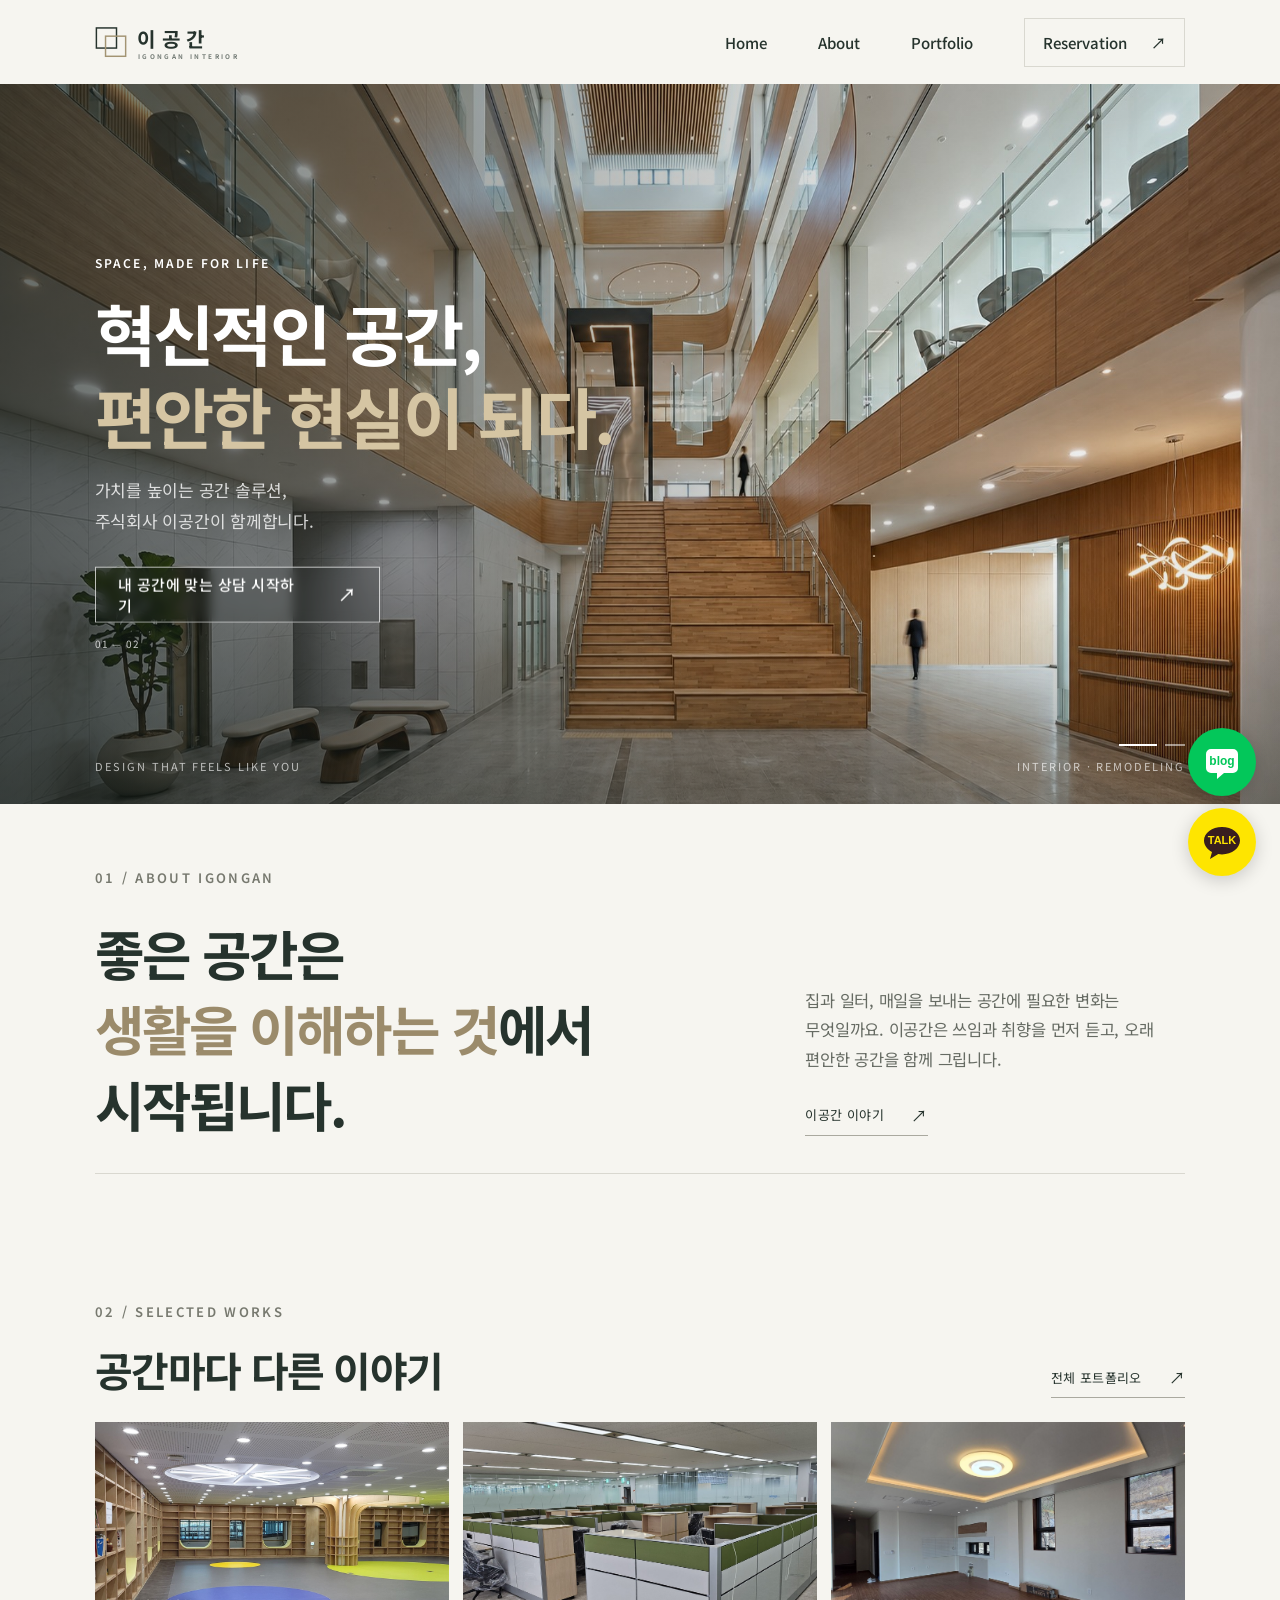
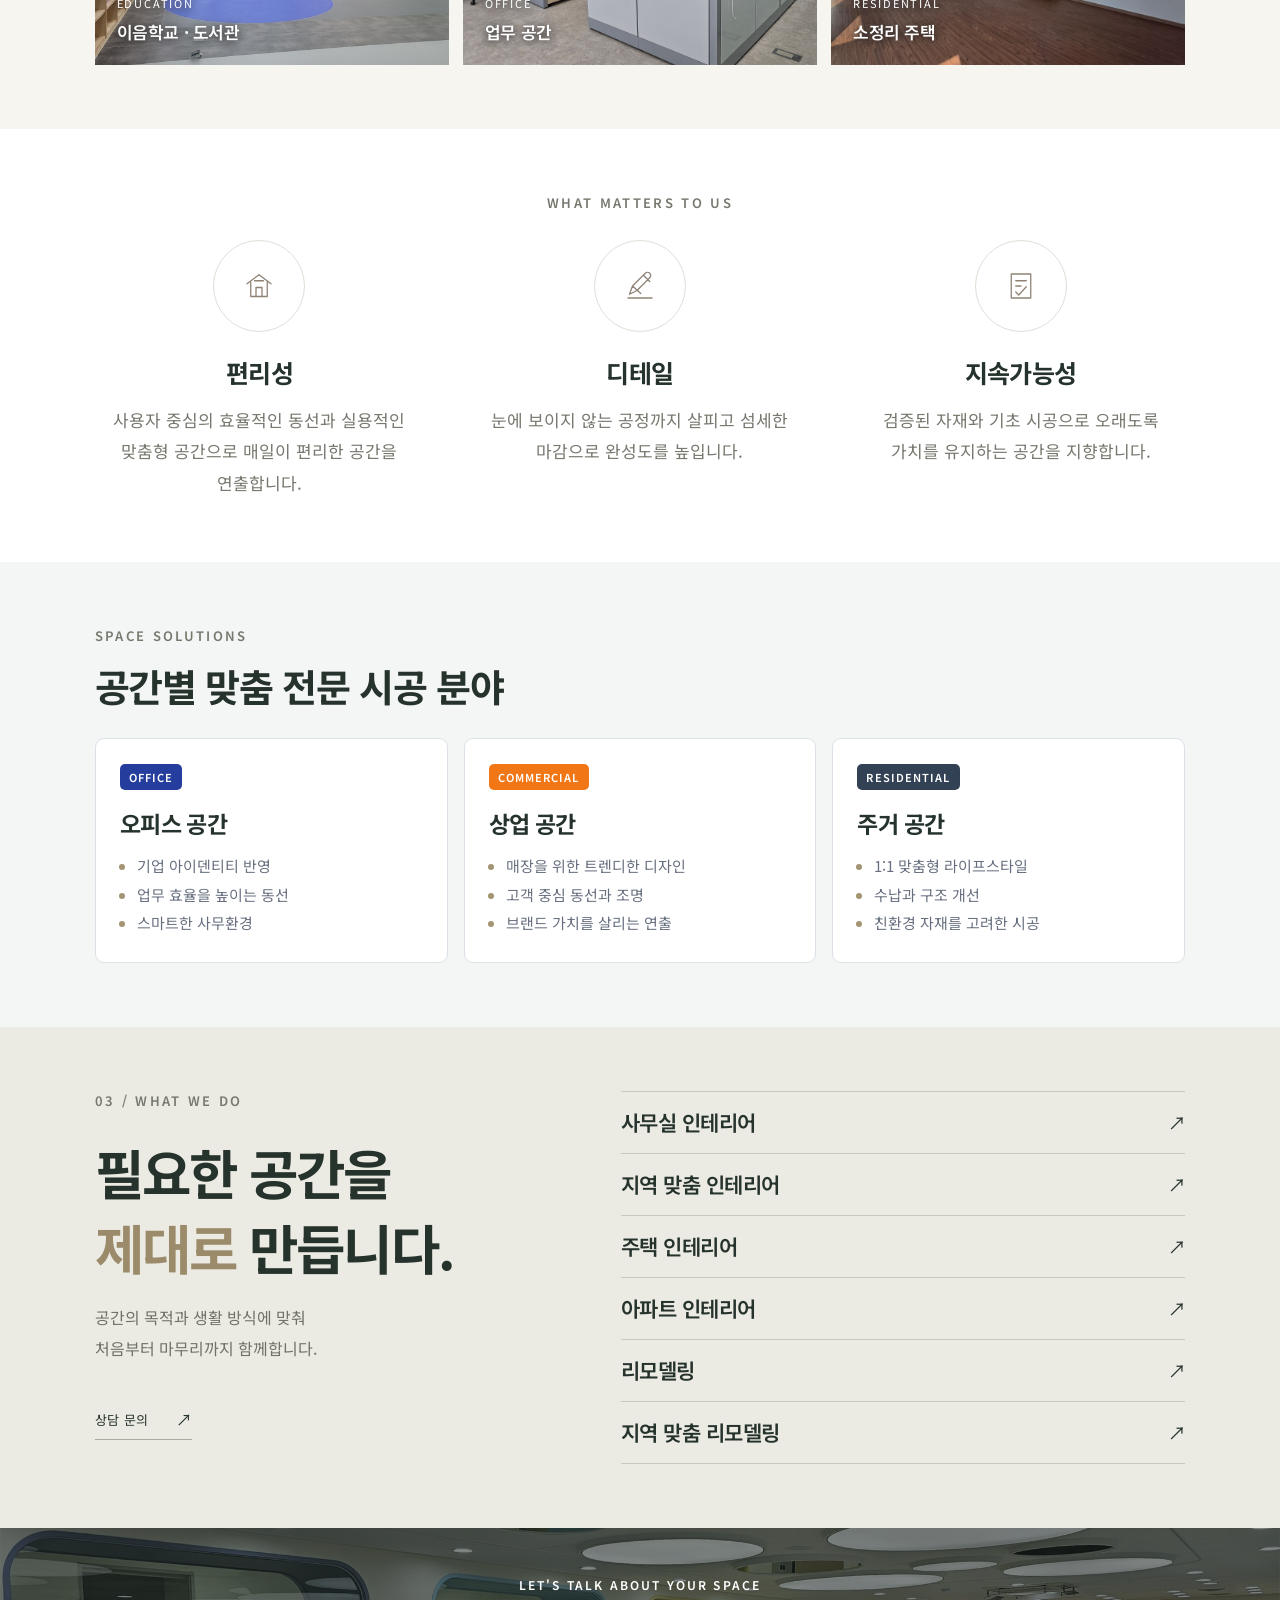
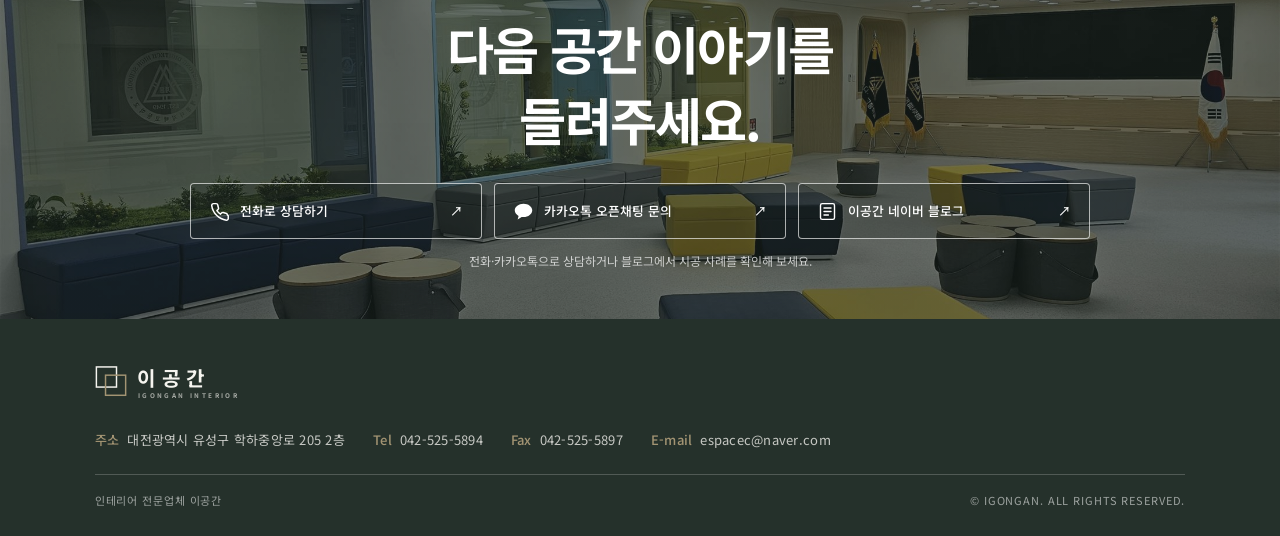
<file: index.html>
<!doctype html><html lang="ko"><head><meta charset="utf-8"><meta name="viewport" content="width=device-width,initial-scale=1,viewport-fit=cover"><meta name="theme-color" content="#f6f5f0"><title>대전 인테리어 전문업체 이공간 | 사무실·주택·아파트 인테리어</title><link rel="canonical" href="https://2space.kr/"><meta name="description" content="대전 인테리어 전문업체 이공간. 대전 사무실·주택·아파트 인테리어와 대전·세종·충남 리모델링을 상담합니다. 042-525-5894"><meta property="og:type" content="website"><meta property="og:title" content="대전 인테리어 전문업체 이공간 | 사무실·주택·아파트 인테리어"><meta property="og:description" content="대전 인테리어 전문업체 이공간. 대전 사무실·주택·아파트 인테리어와 대전·세종·충남 리모델링을 상담합니다. 042-525-5894"><meta property="og:image" content="https://2space.kr/assets/og-igongan-v4.png"><link rel="icon" href="./assets/favicon.svg?v=3" type="image/svg+xml"><link rel="icon" href="./assets/favicon-64.png?v=3" type="image/png" sizes="64x64"><link rel="shortcut icon" href="./favicon.ico?v=3"><link rel="apple-touch-icon" href="./assets/apple-touch-icon.png?v=3" sizes="180x180"><link rel="stylesheet" href="./assets/style.css"><script type="application/ld+json">{"@context":"https://schema.org","@type":"HomeAndConstructionBusiness","name":"이공간","telephone":"+82-42-525-5894","areaServed":["대전","세종","충청남도"],"description":"대전 인테리어 전문업체 이공간. 사무실·주택·아파트 인테리어 및 리모델링 상담."}</script><meta property="og:image:secure_url" content="https://2space.kr/assets/og-igongan-v4.png"><meta property="og:image:type" content="image/png"><meta property="og:image:width" content="1200"><meta property="og:image:height" content="630"><meta property="og:image:alt" content="이공간 — 공간의 가치를 높이는 인테리어 파트너"><meta property="og:site_name" content="이공간"><meta property="og:locale" content="ko_KR"><meta name="twitter:card" content="summary_large_image"><meta name="twitter:image" content="https://2space.kr/assets/og-igongan-v4.png"><meta name="twitter:title" content="대전 인테리어 전문업체 이공간 | 사무실·주택·아파트 인테리어"><meta name="twitter:description" content="대전 인테리어 전문업체 이공간. 대전 사무실·주택·아파트 인테리어와 대전·세종·충남 리모델링을 상담합니다. 042-525-5894"><link rel="preload" as="image" href="./assets/hero-lobby-clean.jpg" fetchpriority="high"></head><body data-page="home"><header class="header"><a class="brand" href="/"><svg class="brand-logo" viewBox="0 0 164 44" role="img" aria-label="이공간"><rect x="1.5" y="6.5" width="22" height="22" fill="none" stroke="currentColor" stroke-width="1.6"/><rect x="11.5" y="15.5" width="22" height="22" fill="none" stroke="#a39473" stroke-width="1.6"/><text x="46" y="27" font-family="'Noto Serif KR',serif" font-size="22" font-weight="600" letter-spacing="6" fill="currentColor">이공간</text><text x="47" y="40" font-family="'DM Sans',sans-serif" font-size="7" font-weight="500" letter-spacing="2.6" fill="currentColor" opacity=".62">IGONGAN INTERIOR</text></svg></a><button class="menu-toggle" aria-label="메뉴 열기" aria-expanded="false"><span></span><span></span></button><nav class="main-nav"><a href="/">Home</a><a href="/about/">About</a><a href="/portfolio/">Portfolio</a><a class="nav-call" href="/reservation/">Reservation <span>↗</span></a></nav></header><main><section class="hero"><div class="hero-photo hero-slide hero-slide-one is-active" role="img" aria-label="충남사회적경제혁신타운 로비 인테리어"></div><div class="hero-photo hero-slide hero-slide-two" role="img" aria-label="한국수자원공사 정보관 회의실"></div><div class="hero-shade"></div><div class="hero-copy"><p class="eyebrow">SPACE, MADE FOR LIFE</p><h1>혁신적인 공간,<br><em>편안한 현실이 되다.</em></h1><p class="hero-sub">가치를 높이는 공간 솔루션,<br>주식회사 이공간이 함께합니다.</p><a class="hero-action" href="/reservation/">내 공간에 맞는 상담 시작하기 <span>↗</span></a><a class="round-link" href="/portfolio/" aria-label="포트폴리오 보기">↘</a><span class="hero-index">01 — 02</span></div><div class="hero-dots" aria-label="메인 사진 선택"><button type="button" class="is-active" aria-label="첫 번째 사진"></button><button type="button" aria-label="두 번째 사진"></button></div><div class="hero-caption"><span>DESIGN THAT FEELS LIKE YOU</span><span>INTERIOR · REMODELING</span></div></section><section class="intro section-pad"><div class="section-kicker">01 / ABOUT IGONGAN</div><div class="intro-grid"><h2>좋은 공간은<br><em>생활을 이해하는 것</em>에서<br>시작됩니다.</h2><div class="intro-text"><p>집과 일터, 매일을 보내는 공간에 필요한 변화는 무엇일까요. 이공간은 쓰임과 취향을 먼저 듣고, 오래 편안한 공간을 함께 그립니다.</p><a class="text-link" href="/about/">이공간 이야기 <span>↗</span></a></div></div><div class="intro-line"></div></section><section class="work section-pad"><div class="section-head"><div><div class="section-kicker">02 / SELECTED WORKS</div><h2>공간마다 다른 이야기</h2></div><a class="text-link" href="/portfolio/">전체 포트폴리오 <span>↗</span></a></div><div class="work-grid"><a class="work-card work-large" href="/portfolio/"><img src="./assets/gallery/portfolio-18.jpg" alt="이음학교 도서관 인테리어 시공 사례" loading="lazy"><span class="work-label">EDUCATION <small>이음학교 · 도서관</small></span></a><a class="work-card" href="/portfolio/"><img src="./assets/gallery/portfolio-36.jpg" alt="업무공간 인테리어 시공 사례" loading="lazy"><span class="work-label">OFFICE <small>업무 공간</small></span></a><a class="work-card" href="/portfolio/"><img src="./assets/gallery/portfolio-53.jpg" alt="주택 인테리어 시공 사례" loading="lazy"><span class="work-label">RESIDENTIAL <small>소정리 주택</small></span></a></div></section><section class="feature-values section-pad"><div class="section-kicker">WHAT MATTERS TO US</div><div class="feature-values-grid"><article><div class="feature-icon"><svg viewBox="0 0 48 48" aria-hidden="true"><path d="M8 21 24 9l16 12M13 19v19h22V19M20 38V26h8v12M18 17h12"/></svg></div><h3>편리성</h3><p>사용자 중심의 효율적인 동선과 실용적인 맞춤형 공간으로 매일이 편리한 공간을 연출합니다.</p></article><article><div class="feature-icon"><svg viewBox="0 0 48 48" aria-hidden="true"><path d="m10 35 4-11 17-17a4 4 0 0 1 6 6L20 30l-10 5ZM14 24l11 10M29 10l8 8M8 40h32"/></svg></div><h3>디테일</h3><p>눈에 보이지 않는 공정까지 살피고 섬세한 마감으로 완성도를 높입니다.</p></article><article><div class="feature-icon"><svg viewBox="0 0 48 48" aria-hidden="true"><path d="M11 8h26v32H11zM17 17h14M17 24h7M17 32l4 4 10-11"/></svg></div><h3>지속가능성</h3><p>검증된 자재와 기초 시공으로 오래도록 가치를 유지하는 공간을 지향합니다.</p></article></div></section><section class="specialty-section section-pad"><div class="section-kicker">SPACE SOLUTIONS</div><h2>공간별 맞춤 전문 시공 분야</h2><div class="specialty-grid"><article><span>OFFICE</span><h3>오피스 공간</h3><ul><li>기업 아이덴티티 반영</li><li>업무 효율을 높이는 동선</li><li>스마트한 사무환경</li></ul></article><article><span>COMMERCIAL</span><h3>상업 공간</h3><ul><li>매장을 위한 트렌디한 디자인</li><li>고객 중심 동선과 조명</li><li>브랜드 가치를 살리는 연출</li></ul></article><article><span>RESIDENTIAL</span><h3>주거 공간</h3><ul><li>1:1 맞춤형 라이프스타일</li><li>수납과 구조 개선</li><li>친환경 자재를 고려한 시공</li></ul></article></div></section><section class="services section-pad"><div class="services-intro"><div class="section-kicker">03 / WHAT WE DO</div><h2>필요한 공간을<br><em>제대로</em> 만듭니다.</h2><p>공간의 목적과 생활 방식에 맞춰<br>처음부터 마무리까지 함께합니다.</p><a class="text-link" href="/reservation/">상담 문의 <span>↗</span></a></div><div class="service-list"><a href="/daejeon-office-interior/">사무실 인테리어<span>↗</span></a><a href="/daejeon-sejong-chungnam-interior/">지역 맞춤 인테리어<span>↗</span></a><a href="/daejeon-house-interior/">주택 인테리어<span>↗</span></a><a href="/daejeon-apartment-interior/">아파트 인테리어<span>↗</span></a><a href="/daejeon-remodeling/">리모델링<span>↗</span></a><a href="/daejeon-sejong-chungnam-remodeling/">지역 맞춤 리모델링<span>↗</span></a></div></section><section class="cta"><div class="cta-bg"></div><div class="cta-copy"><p class="eyebrow">LET'S TALK ABOUT YOUR SPACE</p><h2>다음 공간 이야기를<br>들려주세요.</h2><div class="chat-inquiry"><div class="contact-channel-links"><a class="chat-inquiry-link phone-inquiry-link" href="tel:0425255894"><svg viewBox="0 0 24 24" aria-hidden="true" fill="none" stroke="currentColor" stroke-width="1.7" stroke-linecap="round" stroke-linejoin="round"><path d="M22 16.9v3a2 2 0 0 1-2.2 2A19.8 19.8 0 0 1 3.1 5.2 2 2 0 0 1 5.1 3h3a2 2 0 0 1 2 1.7c.1 1 .4 2 .7 2.9a2 2 0 0 1-.5 2.1L9 11a16 16 0 0 0 4 4l1.3-1.3a2 2 0 0 1 2.1-.5c.9.3 1.9.6 2.9.7a2 2 0 0 1 1.7 2Z"/></svg><span>전화로 상담하기</span><span aria-hidden="true">↗</span></a><a class="chat-inquiry-link" href="https://open.kakao.com/o/sbT8mOVi" target="_blank" rel="noopener noreferrer"><svg viewBox="0 0 24 24" aria-hidden="true"><path fill="currentColor" d="M12 3C6.5 3 2 6.4 2 10.6c0 2.7 1.8 5 4.4 6.4l-1.1 4 4.6-2.8c.7.1 1.4.2 2.1.2 5.5 0 10-3.5 10-7.8S17.5 3 12 3Z"/></svg><span>카카오톡 오픈채팅 문의</span><span aria-hidden="true">↗</span></a><a class="chat-inquiry-link blog-inquiry-link" href="https://blog.naver.com/espacec" target="_blank" rel="noopener noreferrer"><svg viewBox="0 0 24 24" aria-hidden="true" fill="none" stroke="currentColor" stroke-width="1.6" stroke-linecap="round" stroke-linejoin="round"><rect x="4" y="3" width="16" height="18" rx="2"/><path d="M8 8h8M8 12h8M8 16h5"/></svg><span>이공간 네이버 블로그</span><span aria-hidden="true">↗</span></a></div><p class="chat-inquiry-note">전화·카카오톡으로 상담하거나 블로그에서 시공 사례를 확인해 보세요.</p></div></div></section></main><footer class="footer"><div class="footer-top"><svg class="brand-logo" viewBox="0 0 164 44" role="img" aria-label="이공간"><rect x="1.5" y="6.5" width="22" height="22" fill="none" stroke="currentColor" stroke-width="1.6"/><rect x="11.5" y="15.5" width="22" height="22" fill="none" stroke="#a39473" stroke-width="1.6"/><text x="46" y="27" font-family="'Noto Serif KR',serif" font-size="22" font-weight="600" letter-spacing="6" fill="currentColor">이공간</text><text x="47" y="40" font-family="'DM Sans',sans-serif" font-size="7" font-weight="500" letter-spacing="2.6" fill="currentColor" opacity=".62">IGONGAN INTERIOR</text></svg></div><address class="footer-info"><span><b>주소</b>대전광역시 유성구 학하중앙로 205 2층</span><span><b>Tel</b><a href="tel:0425255894">042-525-5894</a></span><span><b>Fax</b>042-525-5897</span><span><b>E-mail</b><a href="mailto:espacec@naver.com">espacec@naver.com</a></span></address><div class="footer-bottom"><span>인테리어 전문업체 이공간</span><span>© IGONGAN. ALL RIGHTS RESERVED.</span></div></footer><div class="mobile-call"><a href="tel:0425255894"><span class="call-icon">↗</span><span><small>공간 상담 전화</small><b>042-525-5894</b></span></a></div><script src="./assets/site.js" defer></script><nav class="social-shortcuts" aria-label="이공간 소셜 바로가기"><a class="social-shortcut social-blog" href="https://blog.naver.com/espacec" target="_blank" rel="noopener noreferrer" aria-label="이공간 네이버 블로그 열기 (새 창)" title="네이버 블로그"><svg viewBox="0 0 40 40" aria-hidden="true"><path fill="currentColor" d="M9 7h22a5 5 0 0 1 5 5v14a5 5 0 0 1-5 5h-9l-7 6v-6H9a5 5 0 0 1-5-5V12a5 5 0 0 1 5-5Z"/><text x="20" y="23" text-anchor="middle" fill="#03c75a" font-family="Arial,sans-serif" font-weight="700" font-size="12">blog</text></svg></a><a class="social-shortcut social-kakao" href="https://open.kakao.com/o/sbT8mOVi" target="_blank" rel="noopener noreferrer" aria-label="이공간 카카오톡 상담 열기 (새 창)" title="카카오톡 상담"><svg viewBox="0 0 40 40" aria-hidden="true"><path fill="currentColor" d="M20 5C10 5 2 11.1 2 18.6c0 4.8 3.2 9 8 11.4l-2 7 8.3-4.9c1.2.2 2.4.3 3.7.3 10 0 18-6.2 18-13.8S30 5 20 5Z"/><text x="20" y="22" text-anchor="middle" fill="#fee500" font-family="Arial,sans-serif" font-weight="900" font-size="11">TALK</text></svg></a></nav></body></html>
</file>
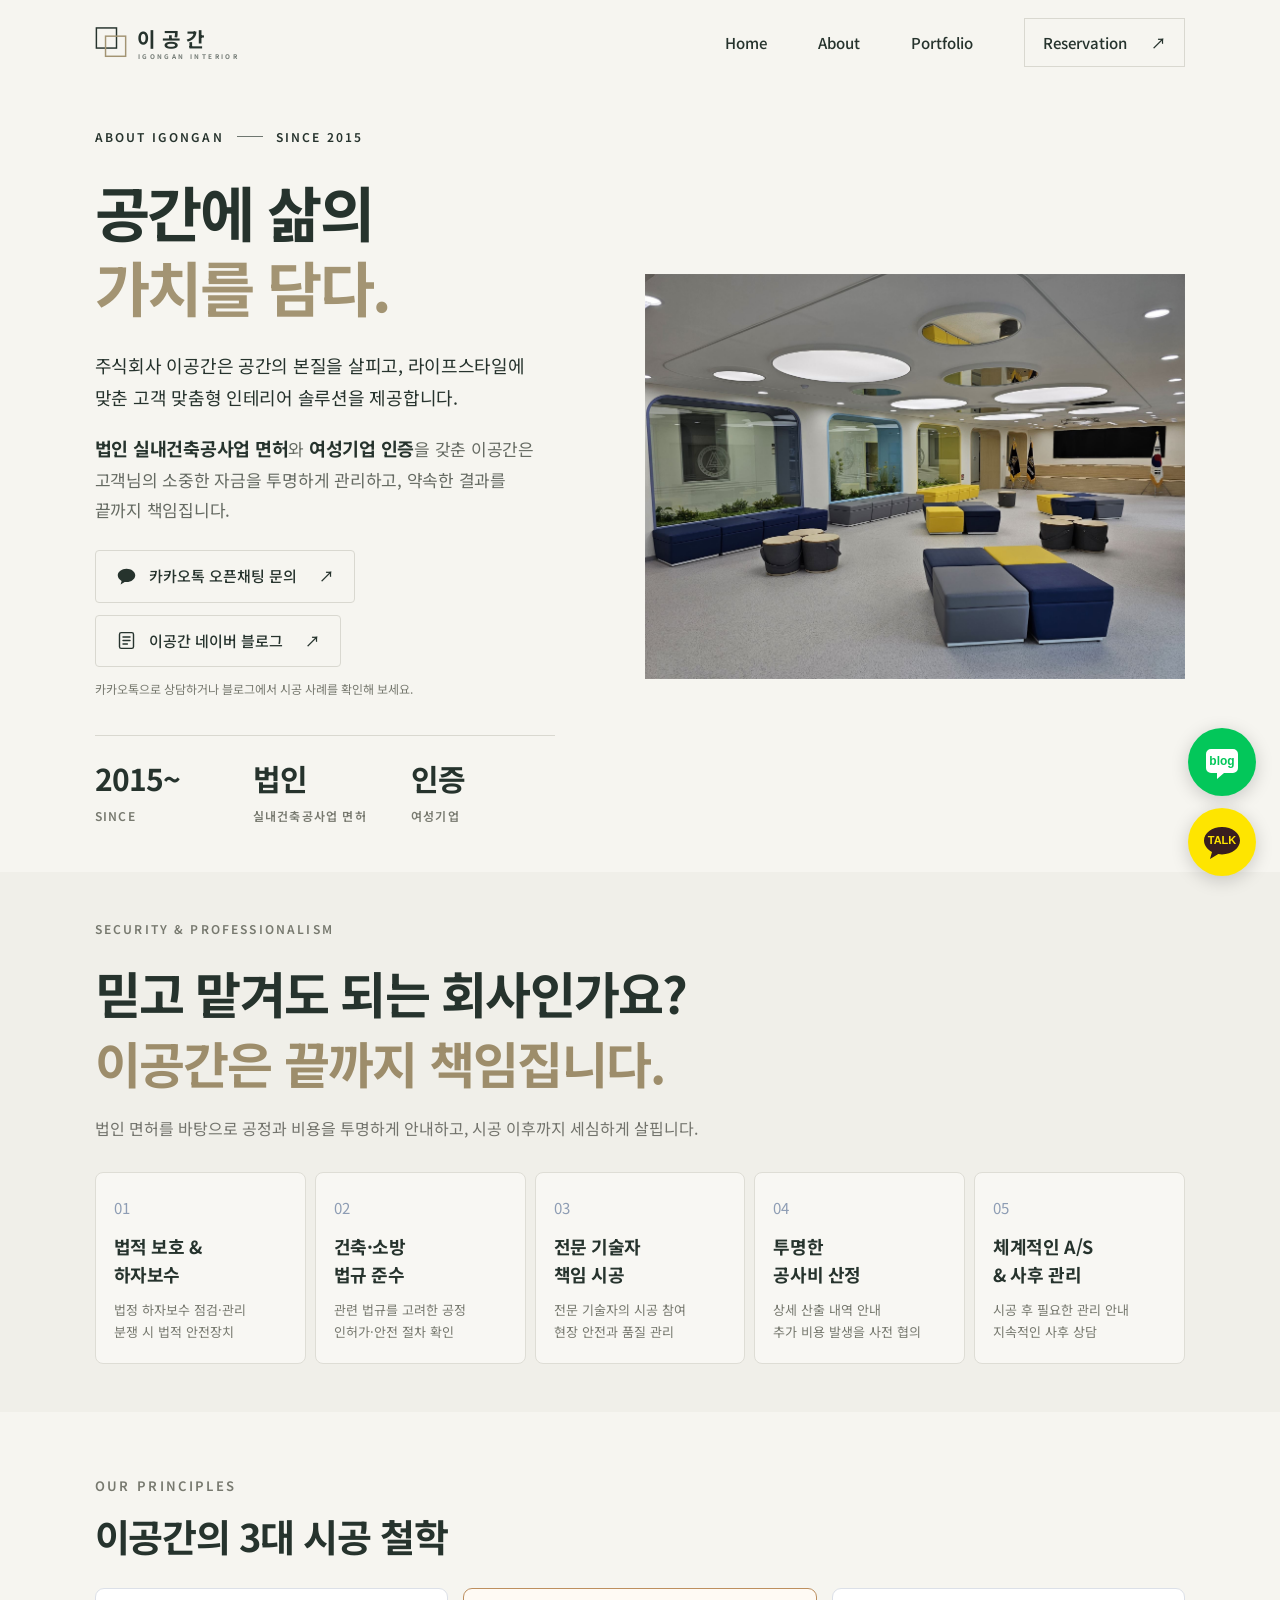
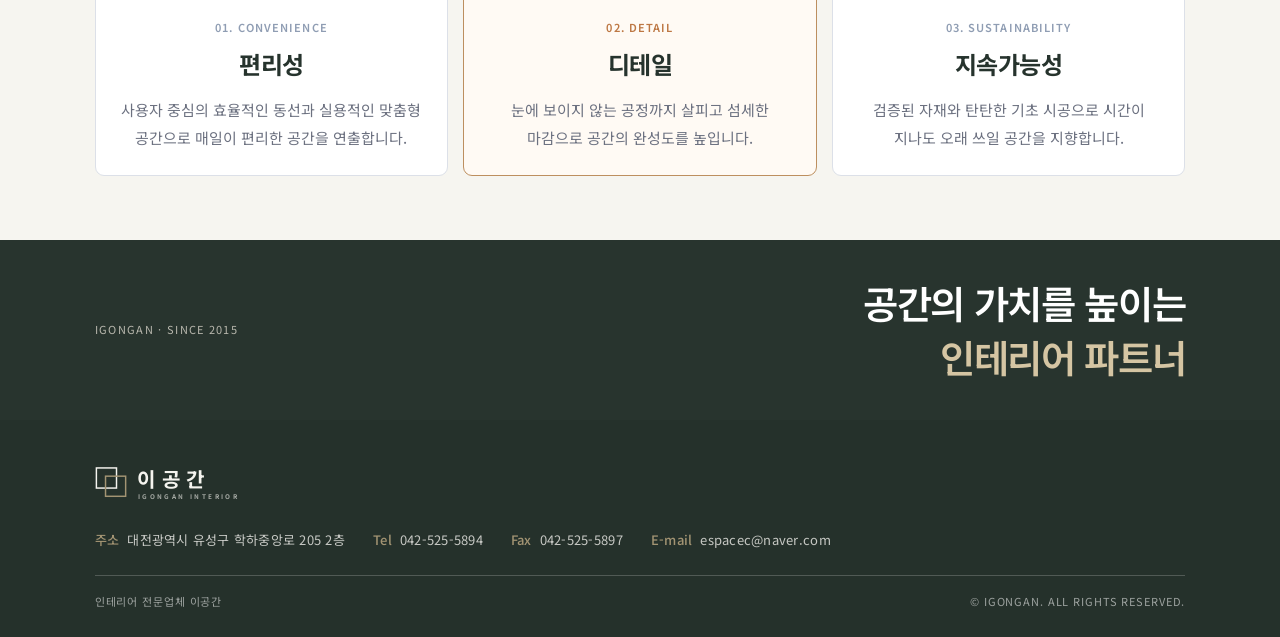
<file: about/index.html>
<!doctype html><html lang="ko"><head><meta charset="utf-8"><meta name="viewport" content="width=device-width,initial-scale=1,viewport-fit=cover"><meta name="theme-color" content="#f6f5f0"><title>About 주식회사 이공간 | 실내건축공사업 면허 · 여성기업 인증</title><link rel="canonical" href="https://2space.kr/about/"><meta name="description" content="주식회사 이공간을 소개합니다. 2015년부터 대전·세종·충남에서 실내건축공사업 면허와 여성기업 인증을 바탕으로 공간 맞춤형 인테리어를 제공합니다."><meta property="og:type" content="website"><meta property="og:title" content="About 주식회사 이공간 | 실내건축공사업 면허 · 여성기업 인증"><meta property="og:description" content="주식회사 이공간을 소개합니다. 2015년부터 대전·세종·충남에서 실내건축공사업 면허와 여성기업 인증을 바탕으로 공간 맞춤형 인테리어를 제공합니다."><meta property="og:image" content="https://2space.kr/assets/og-igongan-v4.png"><link rel="icon" href="../assets/favicon.svg?v=3" type="image/svg+xml"><link rel="icon" href="../assets/favicon-64.png?v=3" type="image/png" sizes="64x64"><link rel="shortcut icon" href="../favicon.ico?v=3"><link rel="apple-touch-icon" href="../assets/apple-touch-icon.png?v=3" sizes="180x180"><link rel="stylesheet" href="../assets/style.css"><script type="application/ld+json">{"@context":"https://schema.org","@type":"HomeAndConstructionBusiness","name":"이공간","telephone":"+82-42-525-5894","areaServed":["대전","세종","충청남도"],"description":"대전 인테리어 전문업체 이공간. 사무실·주택·아파트 인테리어 및 리모델링 상담."}</script><meta property="og:image:secure_url" content="https://2space.kr/assets/og-igongan-v4.png"><meta property="og:image:type" content="image/png"><meta property="og:image:width" content="1200"><meta property="og:image:height" content="630"><meta property="og:image:alt" content="이공간 — 공간의 가치를 높이는 인테리어 파트너"><meta property="og:site_name" content="이공간"><meta property="og:locale" content="ko_KR"><meta name="twitter:card" content="summary_large_image"><meta name="twitter:image" content="https://2space.kr/assets/og-igongan-v4.png"><meta name="twitter:title" content="About 주식회사 이공간 | 실내건축공사업 면허 · 여성기업 인증"><meta name="twitter:description" content="주식회사 이공간을 소개합니다. 2015년부터 대전·세종·충남에서 실내건축공사업 면허와 여성기업 인증을 바탕으로 공간 맞춤형 인테리어를 제공합니다."></head><body data-page="about"><header class="header"><a class="brand" href="/"><svg class="brand-logo" viewBox="0 0 164 44" role="img" aria-label="이공간"><rect x="1.5" y="6.5" width="22" height="22" fill="none" stroke="currentColor" stroke-width="1.6"/><rect x="11.5" y="15.5" width="22" height="22" fill="none" stroke="#a39473" stroke-width="1.6"/><text x="46" y="27" font-family="'Noto Serif KR',serif" font-size="22" font-weight="600" letter-spacing="6" fill="currentColor">이공간</text><text x="47" y="40" font-family="'DM Sans',sans-serif" font-size="7" font-weight="500" letter-spacing="2.6" fill="currentColor" opacity=".62">IGONGAN INTERIOR</text></svg></a><button class="menu-toggle" aria-label="메뉴 열기" aria-expanded="false"><span></span><span></span></button><nav class="main-nav"><a href="/">Home</a><a href="/about/">About</a><a href="/portfolio/">Portfolio</a><a class="nav-call" href="/reservation/">Reservation <span>↗</span></a></nav></header><main><section class="about-editorial section-pad"><div class="about-editorial-copy"><p class="eyebrow">ABOUT IGONGAN <i></i> SINCE 2015</p><h1>공간에 삶의<br><em>가치를 담다.</em></h1><p class="about-lead">주식회사 이공간은 공간의 본질을 살피고, 라이프스타일에 맞춘 고객 맞춤형 인테리어 솔루션을 제공합니다.</p><p><strong class="about-em">법인 실내건축공사업 면허</strong>와 <strong class="about-em">여성기업 인증</strong>을 갖춘 이공간은 고객님의 소중한 자금을 투명하게 관리하고, 약속한 결과를 끝까지 책임집니다.</p><div class="chat-inquiry"><div class="contact-channel-links"><a class="chat-inquiry-link" href="https://open.kakao.com/o/sbT8mOVi" target="_blank" rel="noopener noreferrer"><svg viewBox="0 0 24 24" aria-hidden="true"><path fill="currentColor" d="M12 3C6.5 3 2 6.4 2 10.6c0 2.7 1.8 5 4.4 6.4l-1.1 4 4.6-2.8c.7.1 1.4.2 2.1.2 5.5 0 10-3.5 10-7.8S17.5 3 12 3Z"/></svg><span>카카오톡 오픈채팅 문의</span><span aria-hidden="true">↗</span></a><a class="chat-inquiry-link blog-inquiry-link" href="https://blog.naver.com/espacec" target="_blank" rel="noopener noreferrer"><svg viewBox="0 0 24 24" aria-hidden="true" fill="none" stroke="currentColor" stroke-width="1.6" stroke-linecap="round" stroke-linejoin="round"><rect x="4" y="3" width="16" height="18" rx="2"/><path d="M8 8h8M8 12h8M8 16h5"/></svg><span>이공간 네이버 블로그</span><span aria-hidden="true">↗</span></a></div><p class="chat-inquiry-note">카카오톡으로 상담하거나 블로그에서 시공 사례를 확인해 보세요.</p></div><div class="about-facts"><div><strong>2015~</strong><span>SINCE</span></div><div><strong>법인</strong><span>실내건축공사업 면허</span></div><div><strong>인증</strong><span>여성기업</span></div></div></div><div class="about-editorial-photo"><img src="../assets/gallery/portfolio-23.jpg" alt="계룡디지텍고등학교 휴게공간 인테리어"></div></section><section class="about-trust section-pad"><div class="about-trust-head"><p class="eyebrow">SECURITY &amp; PROFESSIONALISM</p><h2>믿고 맡겨도 되는 회사인가요?<br><em>이공간은 끝까지 책임집니다.</em></h2><p>법인 면허를 바탕으로 공정과 비용을 투명하게 안내하고, 시공 이후까지 세심하게 살핍니다.</p></div><div class="trust-grid"><article><small>01</small><h3>법적 보호 &amp;<br>하자보수</h3><p>법정 하자보수 점검·관리<br>분쟁 시 법적 안전장치</p></article><article><small>02</small><h3>건축·소방<br>법규 준수</h3><p>관련 법규를 고려한 공정<br>인허가·안전 절차 확인</p></article><article><small>03</small><h3>전문 기술자<br>책임 시공</h3><p>전문 기술자의 시공 참여<br>현장 안전과 품질 관리</p></article><article><small>04</small><h3>투명한<br>공사비 산정</h3><p>상세 산출 내역 안내<br>추가 비용 발생을 사전 협의</p></article><article><small>05</small><h3>체계적인 A/S<br>&amp; 사후 관리</h3><p>시공 후 필요한 관리 안내<br>지속적인 사후 상담</p></article></div></section><section class="about-principles section-pad"><div class="section-kicker">OUR PRINCIPLES</div><h2>이공간의 3대 시공 철학</h2><div class="principle-grid"><article><span>01. CONVENIENCE</span><h3>편리성</h3><p>사용자 중심의 효율적인 동선과 실용적인 맞춤형 공간으로 매일이 편리한 공간을 연출합니다.</p></article><article><span>02. DETAIL</span><h3>디테일</h3><p>눈에 보이지 않는 공정까지 살피고 섬세한 마감으로 공간의 완성도를 높입니다.</p></article><article><span>03. SUSTAINABILITY</span><h3>지속가능성</h3><p>검증된 자재와 탄탄한 기초 시공으로 시간이 지나도 오래 쓰일 공간을 지향합니다.</p></article></div></section><section class="manifesto"><span>IGONGAN · SINCE 2015</span><p>공간의 가치를 높이는<br><em>인테리어 파트너</em></p></section></main><footer class="footer"><div class="footer-top"><svg class="brand-logo" viewBox="0 0 164 44" role="img" aria-label="이공간"><rect x="1.5" y="6.5" width="22" height="22" fill="none" stroke="currentColor" stroke-width="1.6"/><rect x="11.5" y="15.5" width="22" height="22" fill="none" stroke="#a39473" stroke-width="1.6"/><text x="46" y="27" font-family="'Noto Serif KR',serif" font-size="22" font-weight="600" letter-spacing="6" fill="currentColor">이공간</text><text x="47" y="40" font-family="'DM Sans',sans-serif" font-size="7" font-weight="500" letter-spacing="2.6" fill="currentColor" opacity=".62">IGONGAN INTERIOR</text></svg></div><address class="footer-info"><span><b>주소</b>대전광역시 유성구 학하중앙로 205 2층</span><span><b>Tel</b><a href="tel:0425255894">042-525-5894</a></span><span><b>Fax</b>042-525-5897</span><span><b>E-mail</b><a href="mailto:espacec@naver.com">espacec@naver.com</a></span></address><div class="footer-bottom"><span>인테리어 전문업체 이공간</span><span>© IGONGAN. ALL RIGHTS RESERVED.</span></div></footer><div class="mobile-call"><a href="tel:0425255894"><span class="call-icon">↗</span><span><small>공간 상담 전화</small><b>042-525-5894</b></span></a></div><script src="../assets/site.js" defer></script><nav class="social-shortcuts" aria-label="이공간 소셜 바로가기"><a class="social-shortcut social-blog" href="https://blog.naver.com/espacec" target="_blank" rel="noopener noreferrer" aria-label="이공간 네이버 블로그 열기 (새 창)" title="네이버 블로그"><svg viewBox="0 0 40 40" aria-hidden="true"><path fill="currentColor" d="M9 7h22a5 5 0 0 1 5 5v14a5 5 0 0 1-5 5h-9l-7 6v-6H9a5 5 0 0 1-5-5V12a5 5 0 0 1 5-5Z"/><text x="20" y="23" text-anchor="middle" fill="#03c75a" font-family="Arial,sans-serif" font-weight="700" font-size="12">blog</text></svg></a><a class="social-shortcut social-kakao" href="https://open.kakao.com/o/sbT8mOVi" target="_blank" rel="noopener noreferrer" aria-label="이공간 카카오톡 상담 열기 (새 창)" title="카카오톡 상담"><svg viewBox="0 0 40 40" aria-hidden="true"><path fill="currentColor" d="M20 5C10 5 2 11.1 2 18.6c0 4.8 3.2 9 8 11.4l-2 7 8.3-4.9c1.2.2 2.4.3 3.7.3 10 0 18-6.2 18-13.8S30 5 20 5Z"/><text x="20" y="22" text-anchor="middle" fill="#fee500" font-family="Arial,sans-serif" font-weight="900" font-size="11">TALK</text></svg></a></nav></body></html>
</file>
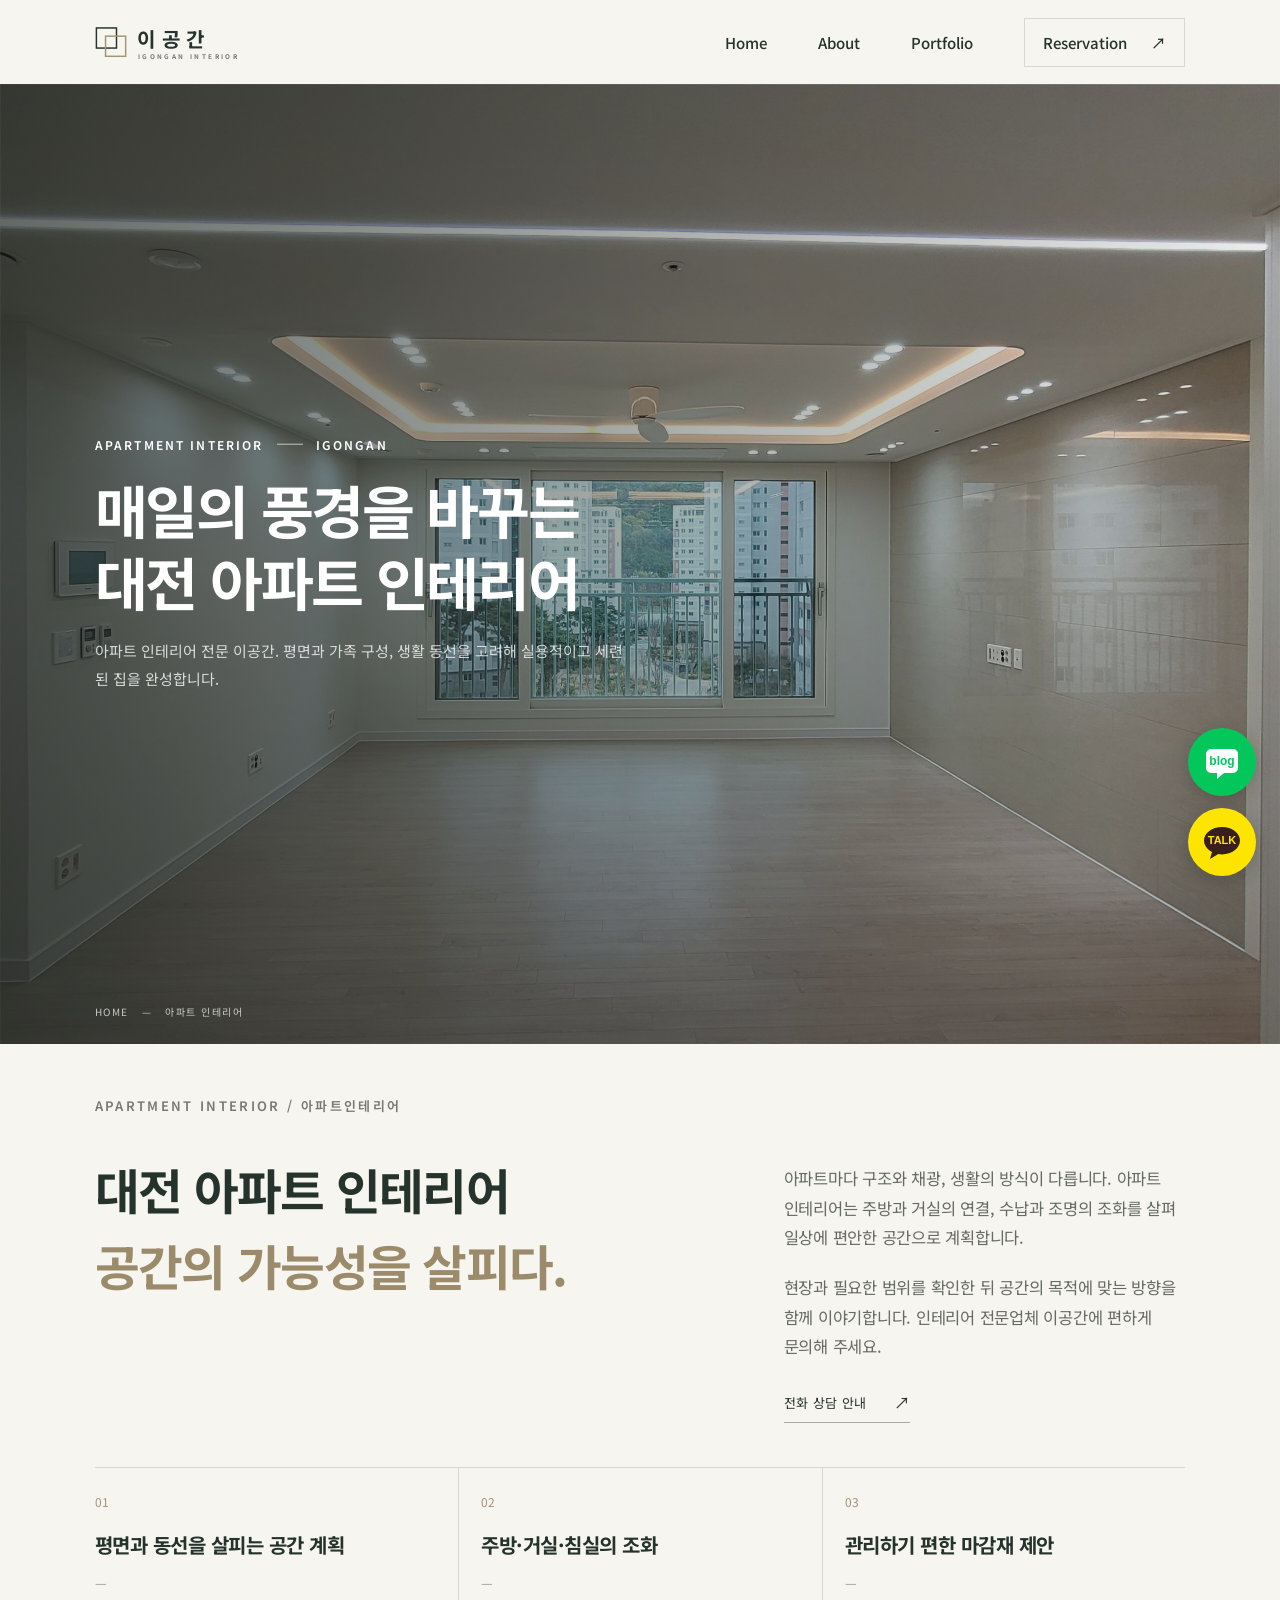
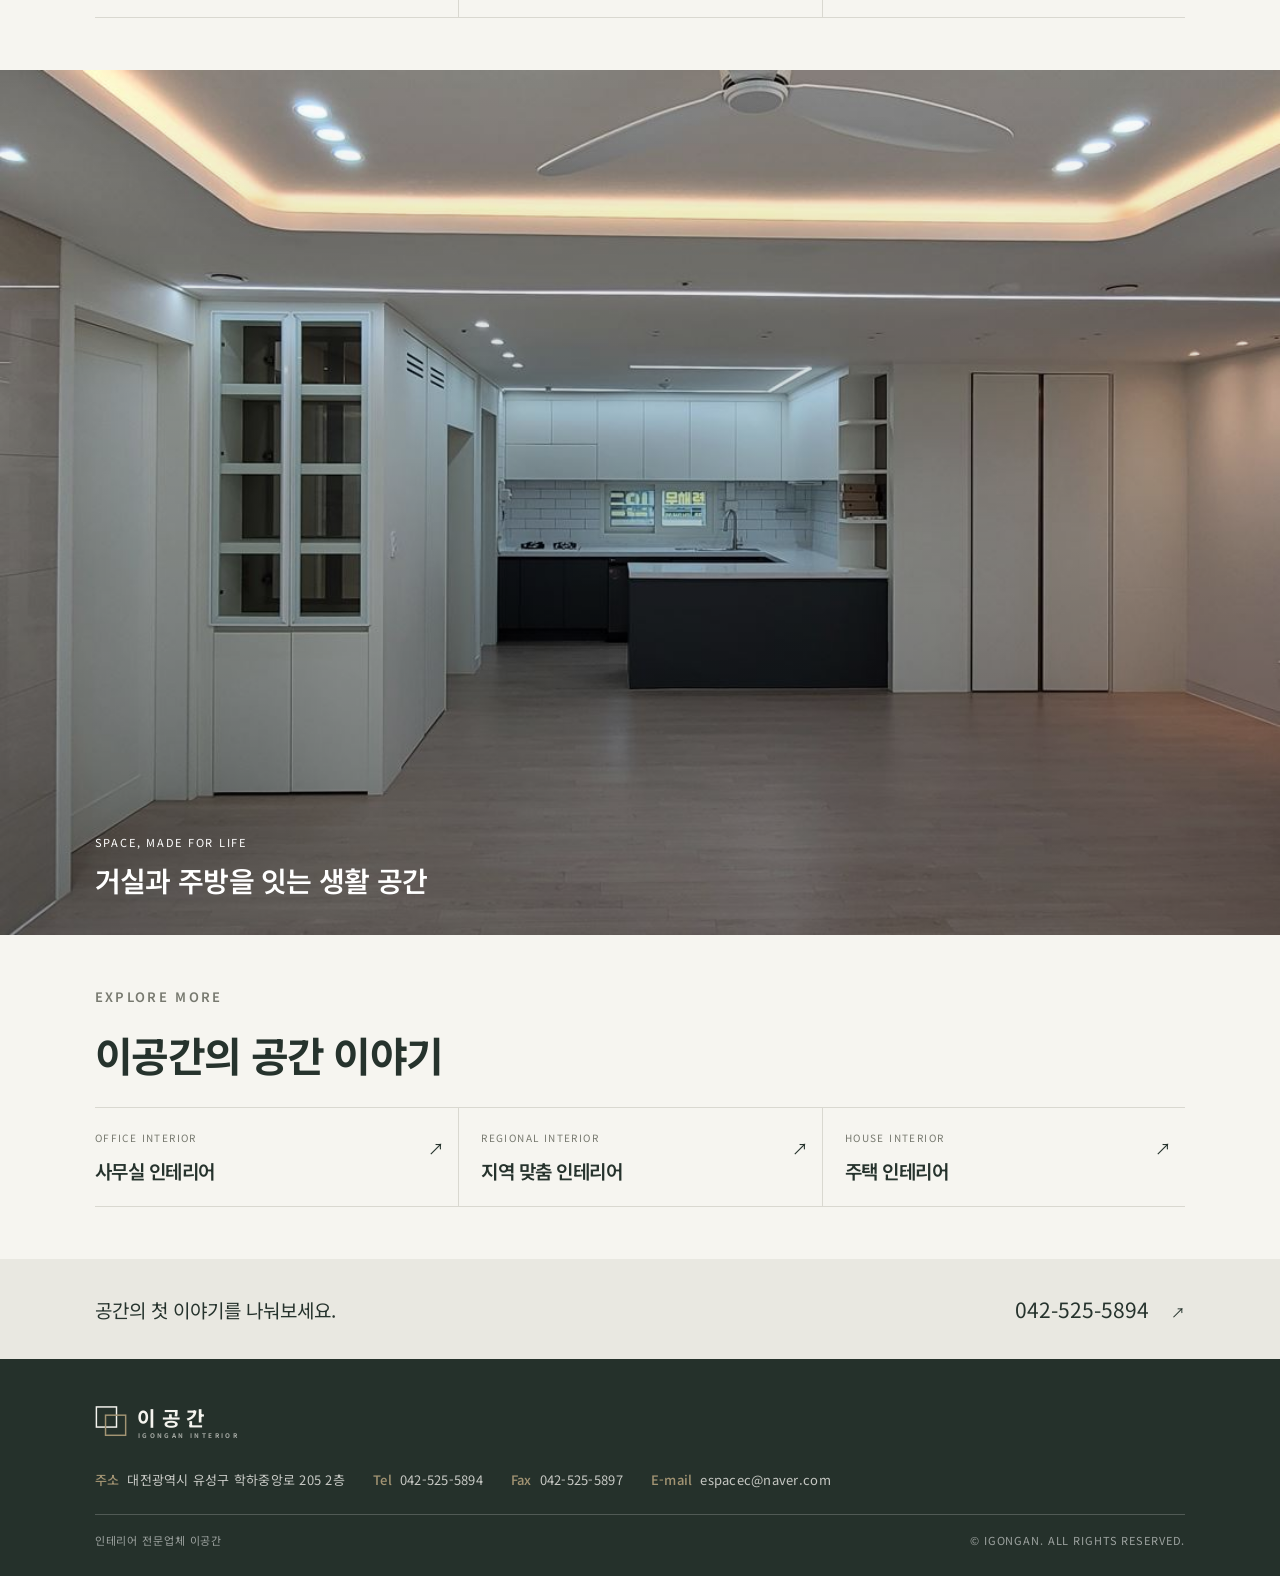
<file: daejeon-apartment-interior/index.html>
<!doctype html><html lang="ko"><head><meta charset="utf-8"><meta name="viewport" content="width=device-width,initial-scale=1,viewport-fit=cover"><meta name="theme-color" content="#f6f5f0"><title>대전 아파트 인테리어 전문 | 이공간</title><link rel="canonical" href="https://2space.kr/daejeon-apartment-interior/"><meta name="description" content="대전 아파트 인테리어 전문 이공간. 평면과 가족 구성, 생활 동선을 고려해 실용적이고 세련된 집을 완성합니다."><meta property="og:type" content="website"><meta property="og:title" content="대전 아파트 인테리어 전문 | 이공간"><meta property="og:description" content="대전 아파트 인테리어 전문 이공간. 평면과 가족 구성, 생활 동선을 고려해 실용적이고 세련된 집을 완성합니다."><meta property="og:image" content="https://2space.kr/assets/og-igongan-v4.png"><link rel="icon" href="../assets/favicon.svg?v=3" type="image/svg+xml"><link rel="icon" href="../assets/favicon-64.png?v=3" type="image/png" sizes="64x64"><link rel="shortcut icon" href="../favicon.ico?v=3"><link rel="apple-touch-icon" href="../assets/apple-touch-icon.png?v=3" sizes="180x180"><link rel="stylesheet" href="../assets/style.css"><script type="application/ld+json">{"@context":"https://schema.org","@type":"Service","name":"대전 아파트 인테리어","serviceType":"대전아파트인테리어","areaServed":["대전","세종","충청남도"],"provider":{"@type":"HomeAndConstructionBusiness","name":"이공간","telephone":"+82-42-525-5894"}}</script><meta property="og:image:secure_url" content="https://2space.kr/assets/og-igongan-v4.png"><meta property="og:image:type" content="image/png"><meta property="og:image:width" content="1200"><meta property="og:image:height" content="630"><meta property="og:image:alt" content="이공간 — 공간의 가치를 높이는 인테리어 파트너"><meta property="og:site_name" content="이공간"><meta property="og:locale" content="ko_KR"><meta name="twitter:card" content="summary_large_image"><meta name="twitter:image" content="https://2space.kr/assets/og-igongan-v4.png"><meta name="twitter:title" content="대전 아파트 인테리어 전문 | 이공간"><meta name="twitter:description" content="대전 아파트 인테리어 전문 이공간. 평면과 가족 구성, 생활 동선을 고려해 실용적이고 세련된 집을 완성합니다."></head><body data-page="daejeon-apartment-interior"><header class="header"><a class="brand" href="/"><svg class="brand-logo" viewBox="0 0 164 44" role="img" aria-label="이공간"><rect x="1.5" y="6.5" width="22" height="22" fill="none" stroke="currentColor" stroke-width="1.6"/><rect x="11.5" y="15.5" width="22" height="22" fill="none" stroke="#a39473" stroke-width="1.6"/><text x="46" y="27" font-family="'Noto Serif KR',serif" font-size="22" font-weight="600" letter-spacing="6" fill="currentColor">이공간</text><text x="47" y="40" font-family="'DM Sans',sans-serif" font-size="7" font-weight="500" letter-spacing="2.6" fill="currentColor" opacity=".62">IGONGAN INTERIOR</text></svg></a><button class="menu-toggle" aria-label="메뉴 열기" aria-expanded="false"><span></span><span></span></button><nav class="main-nav"><a href="/">Home</a><a href="/about/">About</a><a href="/portfolio/">Portfolio</a><a class="nav-call" href="/reservation/">Reservation <span>↗</span></a></nav></header><main><section class="subhero" style="--banner-ratio:2200/1650"><div role="img" aria-label="거실 인테리어" class="subhero-img" style="--sub-image:url('../assets/gallery/portfolio-57.jpg')"></div><div class="subhero-tint"></div><div class="subhero-copy"><p class="eyebrow">APARTMENT INTERIOR <i></i> IGONGAN</p><h1>매일의 풍경을 바꾸는<br>대전 아파트 인테리어</h1><p>아파트 인테리어 전문 이공간. 평면과 가족 구성, 생활 동선을 고려해 실용적이고 세련된 집을 완성합니다.</p></div><div class="subhero-foot"><a href="/">HOME</a><span>—</span><span>아파트 인테리어</span></div></section><section class="detail section-pad"><div class="section-kicker">APARTMENT INTERIOR / 아파트인테리어</div><div class="detail-grid"><h2>대전 아파트 인테리어<br><em>공간의 가능성을 살피다.</em></h2><div><p>아파트마다 구조와 채광, 생활의 방식이 다릅니다. 아파트 인테리어는 주방과 거실의 연결, 수납과 조명의 조화를 살펴 일상에 편안한 공간으로 계획합니다.</p><p>현장과 필요한 범위를 확인한 뒤 공간의 목적에 맞는 방향을 함께 이야기합니다. 인테리어 전문업체 이공간에 편하게 문의해 주세요.</p><a class="text-link" href="/reservation/">전화 상담 안내 <span>↗</span></a></div></div><div class="point-grid"><article><small>01</small><h3>평면과 동선을 살피는 공간 계획</h3><span>—</span></article><article><small>02</small><h3>주방·거실·침실의 조화</h3><span>—</span></article><article><small>03</small><h3>관리하기 편한 마감재 제안</h3><span>—</span></article></div></section><section class="feature-image"><img src="../assets/gallery/portfolio-58.jpg" alt="거실과 주방 인테리어" loading="lazy"><div><span>SPACE, MADE FOR LIFE</span><b>거실과 주방을 잇는 생활 공간</b></div></section><section class="related section-pad"><div class="section-head"><div><div class="section-kicker">EXPLORE MORE</div><h2>이공간의 공간 이야기</h2></div></div><div class="related-grid"><a href="/daejeon-office-interior/"><span>OFFICE INTERIOR</span><b>사무실 인테리어</b><i>↗</i></a><a href="/daejeon-sejong-chungnam-interior/"><span>REGIONAL INTERIOR</span><b>지역 맞춤 인테리어</b><i>↗</i></a><a href="/daejeon-house-interior/"><span>HOUSE INTERIOR</span><b>주택 인테리어</b><i>↗</i></a></div></section><section class="contact-strip"><p>공간의 첫 이야기를 나눠보세요.</p><a href="tel:0425255894">042-525-5894 <span>↗</span></a></section></main><footer class="footer"><div class="footer-top"><svg class="brand-logo" viewBox="0 0 164 44" role="img" aria-label="이공간"><rect x="1.5" y="6.5" width="22" height="22" fill="none" stroke="currentColor" stroke-width="1.6"/><rect x="11.5" y="15.5" width="22" height="22" fill="none" stroke="#a39473" stroke-width="1.6"/><text x="46" y="27" font-family="'Noto Serif KR',serif" font-size="22" font-weight="600" letter-spacing="6" fill="currentColor">이공간</text><text x="47" y="40" font-family="'DM Sans',sans-serif" font-size="7" font-weight="500" letter-spacing="2.6" fill="currentColor" opacity=".62">IGONGAN INTERIOR</text></svg></div><address class="footer-info"><span><b>주소</b>대전광역시 유성구 학하중앙로 205 2층</span><span><b>Tel</b><a href="tel:0425255894">042-525-5894</a></span><span><b>Fax</b>042-525-5897</span><span><b>E-mail</b><a href="mailto:espacec@naver.com">espacec@naver.com</a></span></address><div class="footer-bottom"><span>인테리어 전문업체 이공간</span><span>© IGONGAN. ALL RIGHTS RESERVED.</span></div></footer><div class="mobile-call"><a href="tel:0425255894"><span class="call-icon">↗</span><span><small>공간 상담 전화</small><b>042-525-5894</b></span></a></div><script src="../assets/site.js" defer></script><nav class="social-shortcuts" aria-label="이공간 소셜 바로가기"><a class="social-shortcut social-blog" href="https://blog.naver.com/espacec" target="_blank" rel="noopener noreferrer" aria-label="이공간 네이버 블로그 열기 (새 창)" title="네이버 블로그"><svg viewBox="0 0 40 40" aria-hidden="true"><path fill="currentColor" d="M9 7h22a5 5 0 0 1 5 5v14a5 5 0 0 1-5 5h-9l-7 6v-6H9a5 5 0 0 1-5-5V12a5 5 0 0 1 5-5Z"/><text x="20" y="23" text-anchor="middle" fill="#03c75a" font-family="Arial,sans-serif" font-weight="700" font-size="12">blog</text></svg></a><a class="social-shortcut social-kakao" href="https://open.kakao.com/o/sbT8mOVi" target="_blank" rel="noopener noreferrer" aria-label="이공간 카카오톡 상담 열기 (새 창)" title="카카오톡 상담"><svg viewBox="0 0 40 40" aria-hidden="true"><path fill="currentColor" d="M20 5C10 5 2 11.1 2 18.6c0 4.8 3.2 9 8 11.4l-2 7 8.3-4.9c1.2.2 2.4.3 3.7.3 10 0 18-6.2 18-13.8S30 5 20 5Z"/><text x="20" y="22" text-anchor="middle" fill="#fee500" font-family="Arial,sans-serif" font-weight="900" font-size="11">TALK</text></svg></a></nav></body></html>
</file>
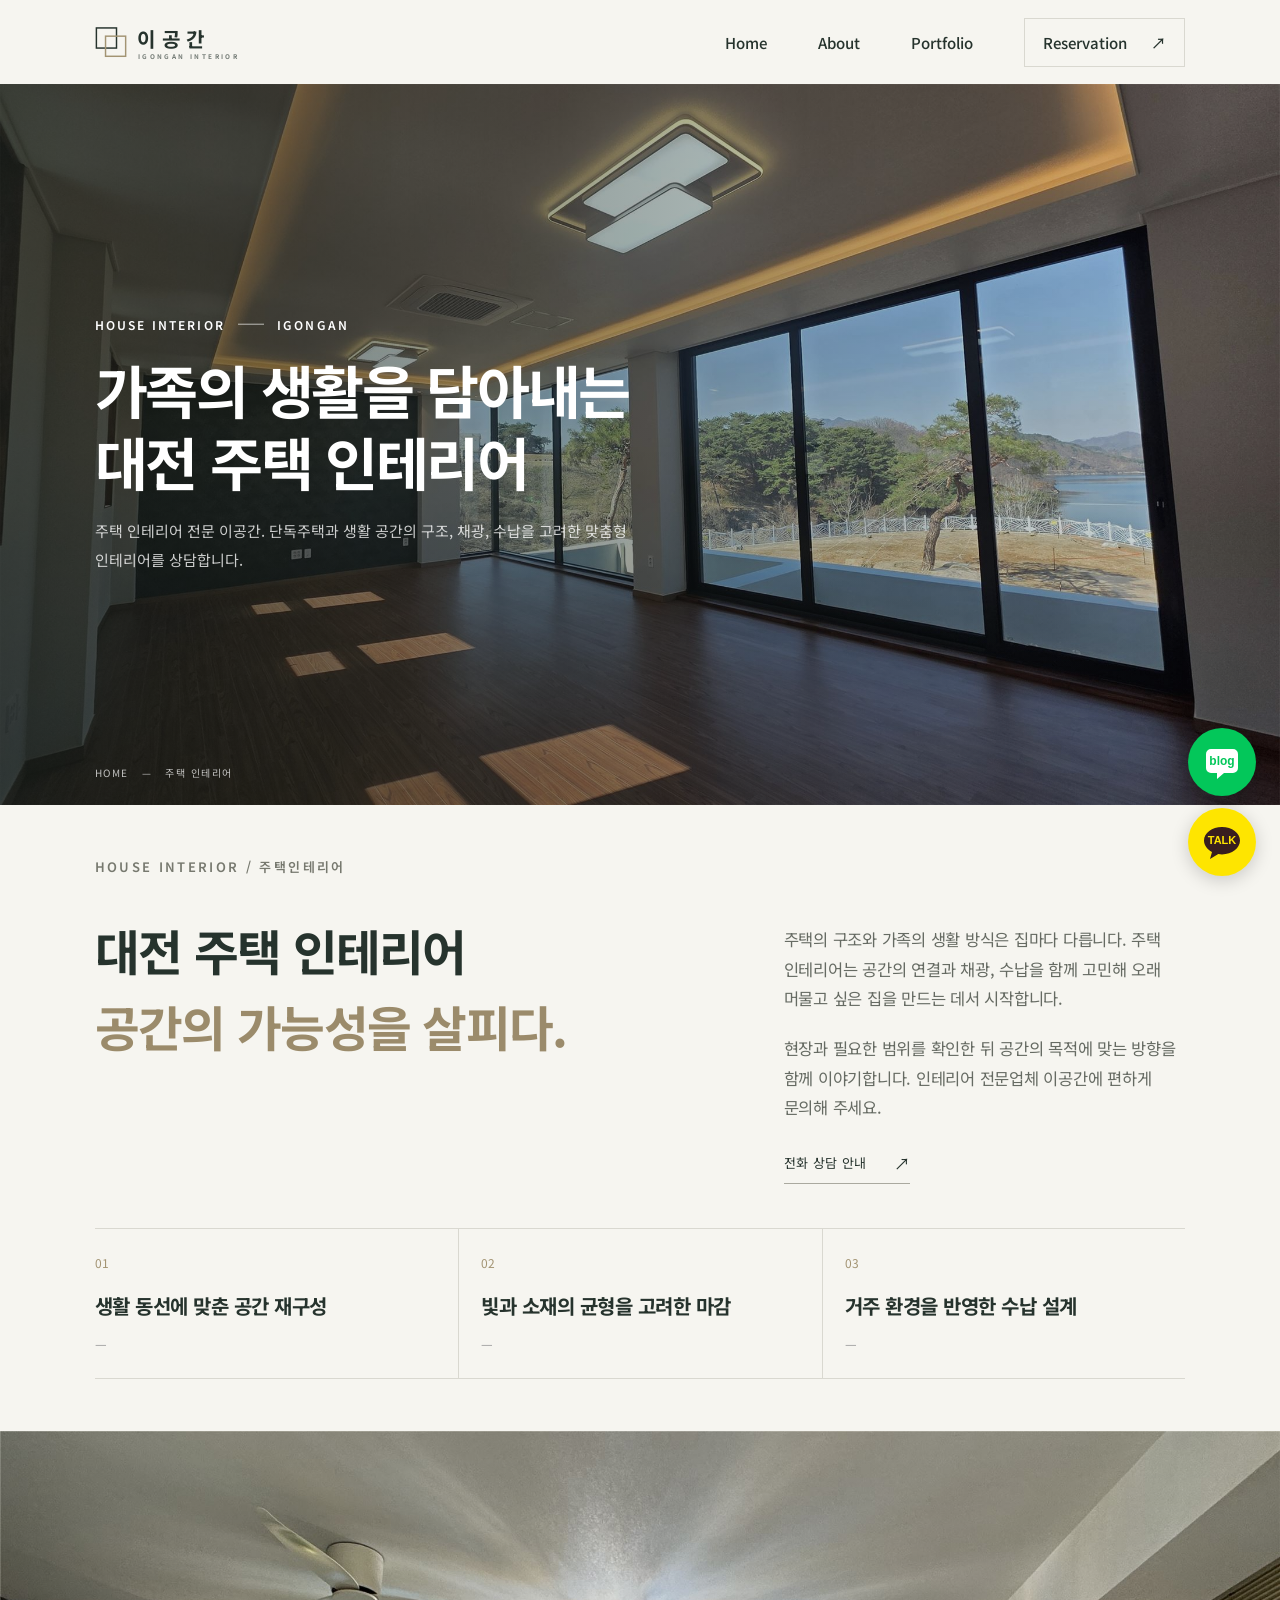
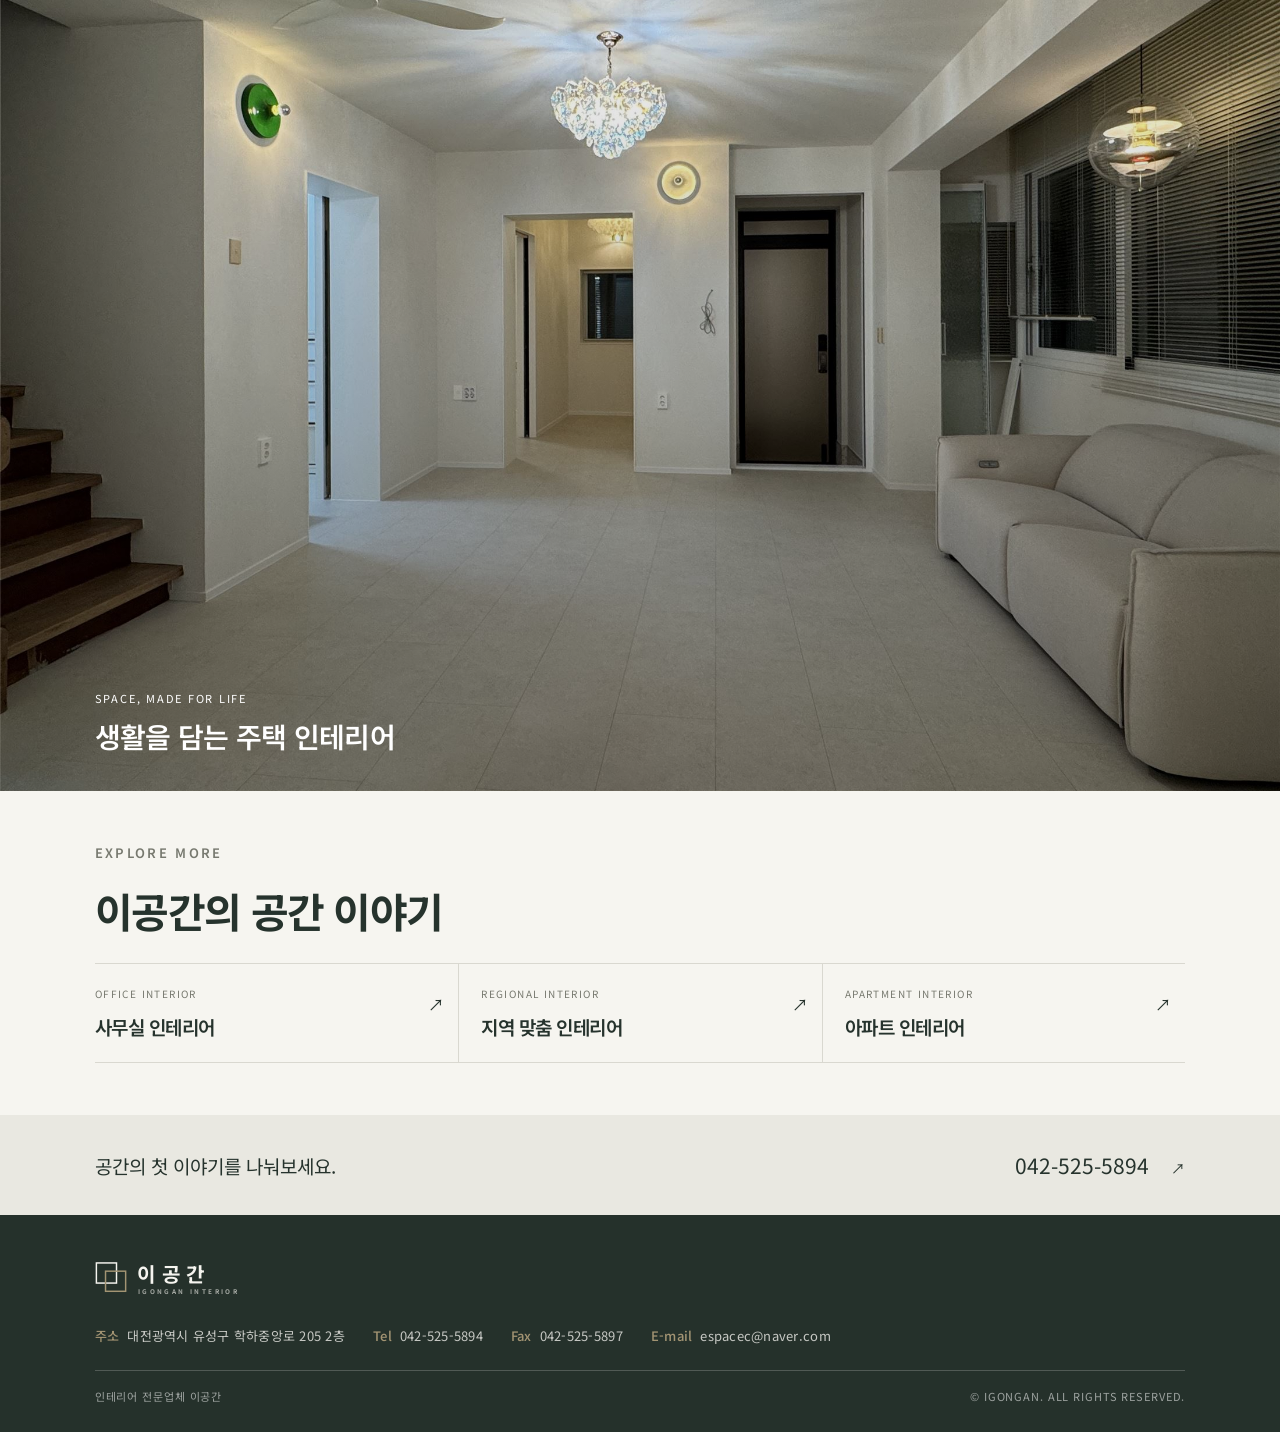
<file: daejeon-house-interior/index.html>
<!doctype html><html lang="ko"><head><meta charset="utf-8"><meta name="viewport" content="width=device-width,initial-scale=1,viewport-fit=cover"><meta name="theme-color" content="#f6f5f0"><title>대전 주택 인테리어 전문 | 이공간</title><link rel="canonical" href="https://2space.kr/daejeon-house-interior/"><meta name="description" content="대전 주택 인테리어 전문 이공간. 단독주택과 생활 공간의 구조, 채광, 수납을 고려한 맞춤형 인테리어를 상담합니다."><meta property="og:type" content="website"><meta property="og:title" content="대전 주택 인테리어 전문 | 이공간"><meta property="og:description" content="대전 주택 인테리어 전문 이공간. 단독주택과 생활 공간의 구조, 채광, 수납을 고려한 맞춤형 인테리어를 상담합니다."><meta property="og:image" content="https://2space.kr/assets/og-igongan-v4.png"><link rel="icon" href="../assets/favicon.svg?v=3" type="image/svg+xml"><link rel="icon" href="../assets/favicon-64.png?v=3" type="image/png" sizes="64x64"><link rel="shortcut icon" href="../favicon.ico?v=3"><link rel="apple-touch-icon" href="../assets/apple-touch-icon.png?v=3" sizes="180x180"><link rel="stylesheet" href="../assets/style.css"><script type="application/ld+json">{"@context":"https://schema.org","@type":"Service","name":"대전 주택 인테리어","serviceType":"대전주택인테리어","areaServed":["대전","세종","충청남도"],"provider":{"@type":"HomeAndConstructionBusiness","name":"이공간","telephone":"+82-42-525-5894"}}</script><meta property="og:image:secure_url" content="https://2space.kr/assets/og-igongan-v4.png"><meta property="og:image:type" content="image/png"><meta property="og:image:width" content="1200"><meta property="og:image:height" content="630"><meta property="og:image:alt" content="이공간 — 공간의 가치를 높이는 인테리어 파트너"><meta property="og:site_name" content="이공간"><meta property="og:locale" content="ko_KR"><meta name="twitter:card" content="summary_large_image"><meta name="twitter:image" content="https://2space.kr/assets/og-igongan-v4.png"><meta name="twitter:title" content="대전 주택 인테리어 전문 | 이공간"><meta name="twitter:description" content="대전 주택 인테리어 전문 이공간. 단독주택과 생활 공간의 구조, 채광, 수납을 고려한 맞춤형 인테리어를 상담합니다."></head><body data-page="daejeon-house-interior"><header class="header"><a class="brand" href="/"><svg class="brand-logo" viewBox="0 0 164 44" role="img" aria-label="이공간"><rect x="1.5" y="6.5" width="22" height="22" fill="none" stroke="currentColor" stroke-width="1.6"/><rect x="11.5" y="15.5" width="22" height="22" fill="none" stroke="#a39473" stroke-width="1.6"/><text x="46" y="27" font-family="'Noto Serif KR',serif" font-size="22" font-weight="600" letter-spacing="6" fill="currentColor">이공간</text><text x="47" y="40" font-family="'DM Sans',sans-serif" font-size="7" font-weight="500" letter-spacing="2.6" fill="currentColor" opacity=".62">IGONGAN INTERIOR</text></svg></a><button class="menu-toggle" aria-label="메뉴 열기" aria-expanded="false"><span></span><span></span></button><nav class="main-nav"><a href="/">Home</a><a href="/about/">About</a><a href="/portfolio/">Portfolio</a><a class="nav-call" href="/reservation/">Reservation <span>↗</span></a></nav></header><main><section class="subhero" style="--banner-ratio:2200/1239"><div role="img" aria-label="소정리 주택 거실" class="subhero-img" style="--sub-image:url('../assets/gallery/portfolio-52.jpg')"></div><div class="subhero-tint"></div><div class="subhero-copy"><p class="eyebrow">HOUSE INTERIOR <i></i> IGONGAN</p><h1>가족의 생활을 담아내는<br>대전 주택 인테리어</h1><p>주택 인테리어 전문 이공간. 단독주택과 생활 공간의 구조, 채광, 수납을 고려한 맞춤형 인테리어를 상담합니다.</p></div><div class="subhero-foot"><a href="/">HOME</a><span>—</span><span>주택 인테리어</span></div></section><section class="detail section-pad"><div class="section-kicker">HOUSE INTERIOR / 주택인테리어</div><div class="detail-grid"><h2>대전 주택 인테리어<br><em>공간의 가능성을 살피다.</em></h2><div><p>주택의 구조와 가족의 생활 방식은 집마다 다릅니다. 주택 인테리어는 공간의 연결과 채광, 수납을 함께 고민해 오래 머물고 싶은 집을 만드는 데서 시작합니다.</p><p>현장과 필요한 범위를 확인한 뒤 공간의 목적에 맞는 방향을 함께 이야기합니다. 인테리어 전문업체 이공간에 편하게 문의해 주세요.</p><a class="text-link" href="/reservation/">전화 상담 안내 <span>↗</span></a></div></div><div class="point-grid"><article><small>01</small><h3>생활 동선에 맞춘 공간 재구성</h3><span>—</span></article><article><small>02</small><h3>빛과 소재의 균형을 고려한 마감</h3><span>—</span></article><article><small>03</small><h3>거주 환경을 반영한 수납 설계</h3><span>—</span></article></div></section><section class="feature-image"><img src="../assets/gallery/portfolio-63.jpg" alt="계단과 소파가 있는 밝은 주택 거실 인테리어" loading="lazy"><div><span>SPACE, MADE FOR LIFE</span><b>생활을 담는 주택 인테리어</b></div></section><section class="related section-pad"><div class="section-head"><div><div class="section-kicker">EXPLORE MORE</div><h2>이공간의 공간 이야기</h2></div></div><div class="related-grid"><a href="/daejeon-office-interior/"><span>OFFICE INTERIOR</span><b>사무실 인테리어</b><i>↗</i></a><a href="/daejeon-sejong-chungnam-interior/"><span>REGIONAL INTERIOR</span><b>지역 맞춤 인테리어</b><i>↗</i></a><a href="/daejeon-apartment-interior/"><span>APARTMENT INTERIOR</span><b>아파트 인테리어</b><i>↗</i></a></div></section><section class="contact-strip"><p>공간의 첫 이야기를 나눠보세요.</p><a href="tel:0425255894">042-525-5894 <span>↗</span></a></section></main><footer class="footer"><div class="footer-top"><svg class="brand-logo" viewBox="0 0 164 44" role="img" aria-label="이공간"><rect x="1.5" y="6.5" width="22" height="22" fill="none" stroke="currentColor" stroke-width="1.6"/><rect x="11.5" y="15.5" width="22" height="22" fill="none" stroke="#a39473" stroke-width="1.6"/><text x="46" y="27" font-family="'Noto Serif KR',serif" font-size="22" font-weight="600" letter-spacing="6" fill="currentColor">이공간</text><text x="47" y="40" font-family="'DM Sans',sans-serif" font-size="7" font-weight="500" letter-spacing="2.6" fill="currentColor" opacity=".62">IGONGAN INTERIOR</text></svg></div><address class="footer-info"><span><b>주소</b>대전광역시 유성구 학하중앙로 205 2층</span><span><b>Tel</b><a href="tel:0425255894">042-525-5894</a></span><span><b>Fax</b>042-525-5897</span><span><b>E-mail</b><a href="mailto:espacec@naver.com">espacec@naver.com</a></span></address><div class="footer-bottom"><span>인테리어 전문업체 이공간</span><span>© IGONGAN. ALL RIGHTS RESERVED.</span></div></footer><div class="mobile-call"><a href="tel:0425255894"><span class="call-icon">↗</span><span><small>공간 상담 전화</small><b>042-525-5894</b></span></a></div><script src="../assets/site.js" defer></script><nav class="social-shortcuts" aria-label="이공간 소셜 바로가기"><a class="social-shortcut social-blog" href="https://blog.naver.com/espacec" target="_blank" rel="noopener noreferrer" aria-label="이공간 네이버 블로그 열기 (새 창)" title="네이버 블로그"><svg viewBox="0 0 40 40" aria-hidden="true"><path fill="currentColor" d="M9 7h22a5 5 0 0 1 5 5v14a5 5 0 0 1-5 5h-9l-7 6v-6H9a5 5 0 0 1-5-5V12a5 5 0 0 1 5-5Z"/><text x="20" y="23" text-anchor="middle" fill="#03c75a" font-family="Arial,sans-serif" font-weight="700" font-size="12">blog</text></svg></a><a class="social-shortcut social-kakao" href="https://open.kakao.com/o/sbT8mOVi" target="_blank" rel="noopener noreferrer" aria-label="이공간 카카오톡 상담 열기 (새 창)" title="카카오톡 상담"><svg viewBox="0 0 40 40" aria-hidden="true"><path fill="currentColor" d="M20 5C10 5 2 11.1 2 18.6c0 4.8 3.2 9 8 11.4l-2 7 8.3-4.9c1.2.2 2.4.3 3.7.3 10 0 18-6.2 18-13.8S30 5 20 5Z"/><text x="20" y="22" text-anchor="middle" fill="#fee500" font-family="Arial,sans-serif" font-weight="900" font-size="11">TALK</text></svg></a></nav></body></html>
</file>
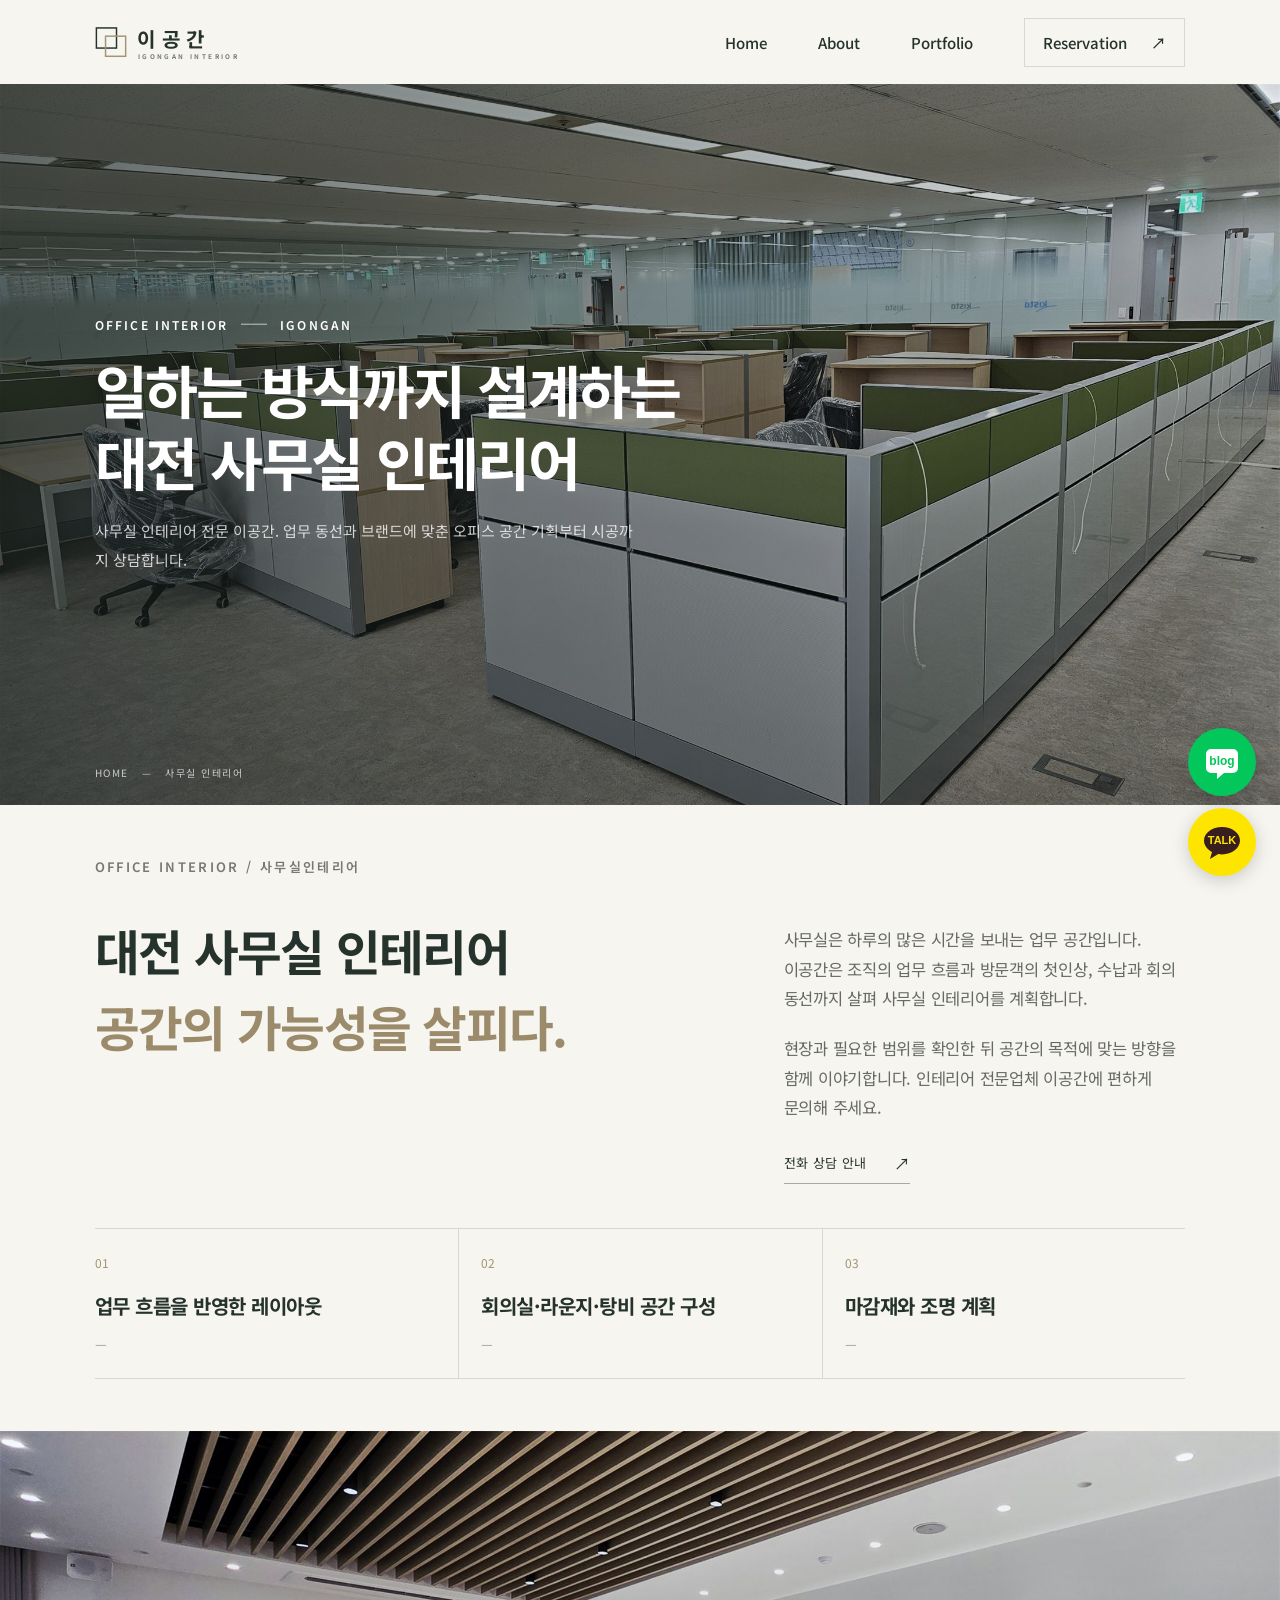
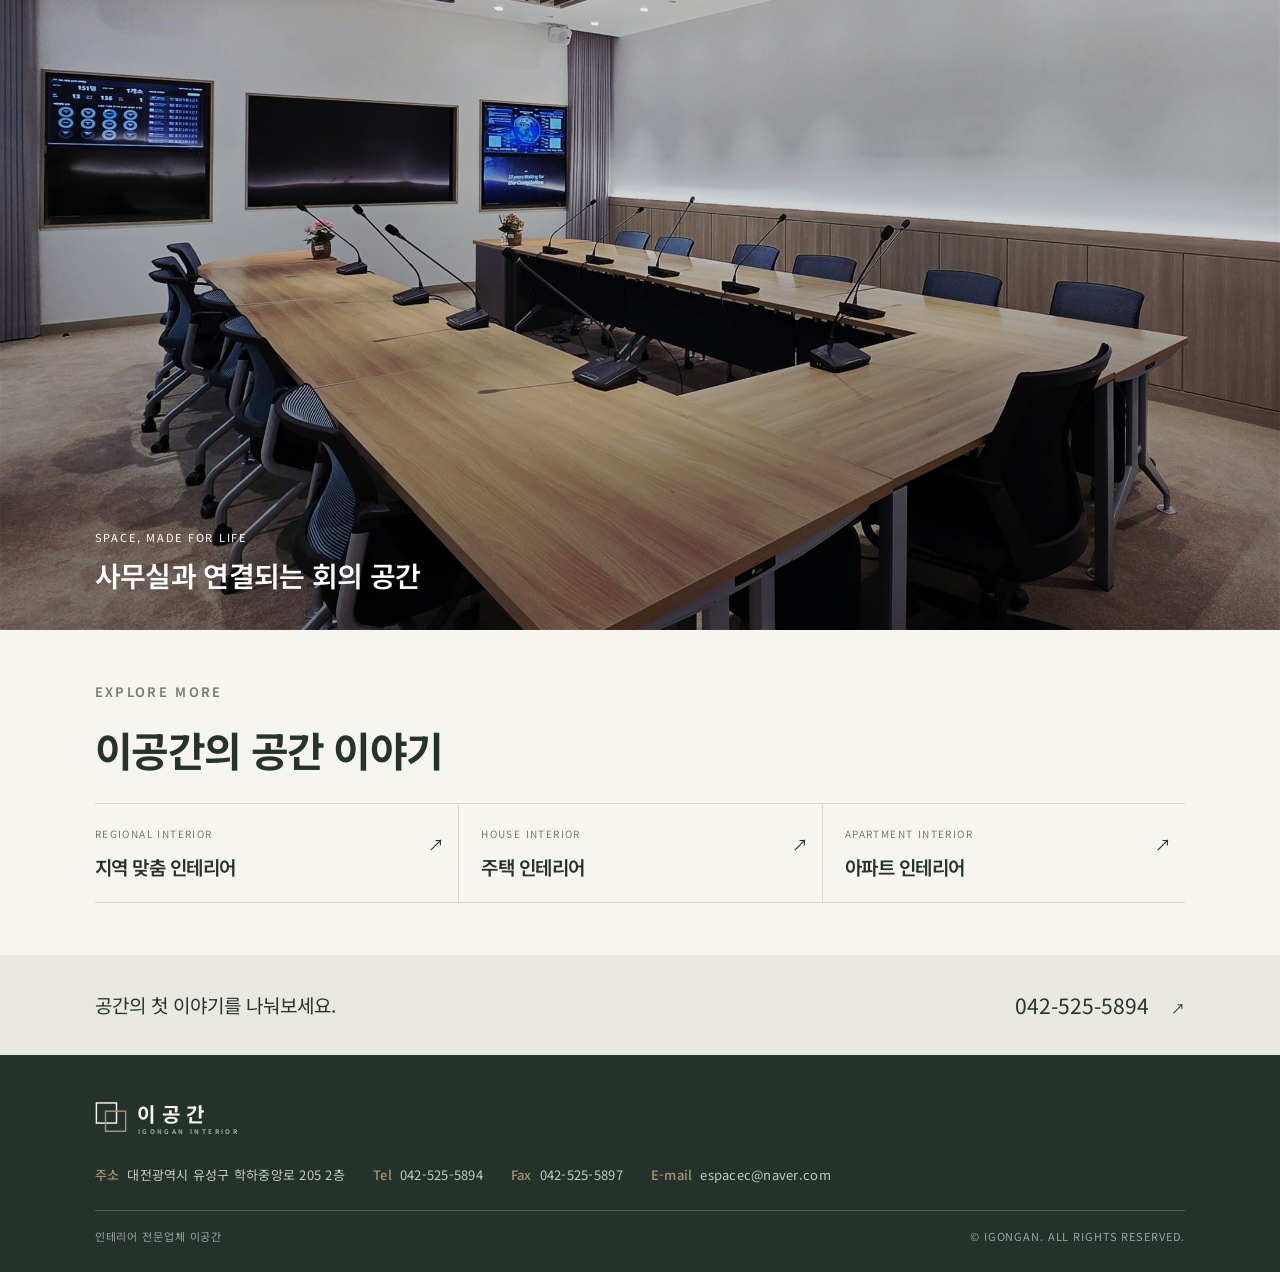
<file: daejeon-office-interior/index.html>
<!doctype html><html lang="ko"><head><meta charset="utf-8"><meta name="viewport" content="width=device-width,initial-scale=1,viewport-fit=cover"><meta name="theme-color" content="#f6f5f0"><title>대전 사무실 인테리어 전문 | 이공간</title><link rel="canonical" href="https://2space.kr/daejeon-office-interior/"><meta name="description" content="대전 사무실 인테리어 전문 이공간. 업무 동선과 브랜드에 맞춘 오피스 공간 기획부터 시공까지 상담합니다."><meta property="og:type" content="website"><meta property="og:title" content="대전 사무실 인테리어 전문 | 이공간"><meta property="og:description" content="대전 사무실 인테리어 전문 이공간. 업무 동선과 브랜드에 맞춘 오피스 공간 기획부터 시공까지 상담합니다."><meta property="og:image" content="https://2space.kr/assets/og-igongan-v4.png"><link rel="icon" href="../assets/favicon.svg?v=3" type="image/svg+xml"><link rel="icon" href="../assets/favicon-64.png?v=3" type="image/png" sizes="64x64"><link rel="shortcut icon" href="../favicon.ico?v=3"><link rel="apple-touch-icon" href="../assets/apple-touch-icon.png?v=3" sizes="180x180"><link rel="stylesheet" href="../assets/style.css"><script type="application/ld+json">{"@context":"https://schema.org","@type":"Service","name":"대전 사무실 인테리어","serviceType":"대전사무실인테리어","areaServed":["대전","세종","충청남도"],"provider":{"@type":"HomeAndConstructionBusiness","name":"이공간","telephone":"+82-42-525-5894"}}</script><meta property="og:image:secure_url" content="https://2space.kr/assets/og-igongan-v4.png"><meta property="og:image:type" content="image/png"><meta property="og:image:width" content="1200"><meta property="og:image:height" content="630"><meta property="og:image:alt" content="이공간 — 공간의 가치를 높이는 인테리어 파트너"><meta property="og:site_name" content="이공간"><meta property="og:locale" content="ko_KR"><meta name="twitter:card" content="summary_large_image"><meta name="twitter:image" content="https://2space.kr/assets/og-igongan-v4.png"><meta name="twitter:title" content="대전 사무실 인테리어 전문 | 이공간"><meta name="twitter:description" content="대전 사무실 인테리어 전문 이공간. 업무 동선과 브랜드에 맞춘 오피스 공간 기획부터 시공까지 상담합니다."></head><body data-page="daejeon-office-interior"><header class="header"><a class="brand" href="/"><svg class="brand-logo" viewBox="0 0 164 44" role="img" aria-label="이공간"><rect x="1.5" y="6.5" width="22" height="22" fill="none" stroke="currentColor" stroke-width="1.6"/><rect x="11.5" y="15.5" width="22" height="22" fill="none" stroke="#a39473" stroke-width="1.6"/><text x="46" y="27" font-family="'Noto Serif KR',serif" font-size="22" font-weight="600" letter-spacing="6" fill="currentColor">이공간</text><text x="47" y="40" font-family="'DM Sans',sans-serif" font-size="7" font-weight="500" letter-spacing="2.6" fill="currentColor" opacity=".62">IGONGAN INTERIOR</text></svg></a><button class="menu-toggle" aria-label="메뉴 열기" aria-expanded="false"><span></span><span></span></button><nav class="main-nav"><a href="/">Home</a><a href="/about/">About</a><a href="/portfolio/">Portfolio</a><a class="nav-call" href="/reservation/">Reservation <span>↗</span></a></nav></header><main><section class="subhero" style="--banner-ratio:2200/1239"><div role="img" aria-label="한국특허전략개발원 사무공간" class="subhero-img" style="--sub-image:url('../assets/gallery/portfolio-36.jpg')"></div><div class="subhero-tint"></div><div class="subhero-copy"><p class="eyebrow">OFFICE INTERIOR <i></i> IGONGAN</p><h1>일하는 방식까지 설계하는<br>대전 사무실 인테리어</h1><p>사무실 인테리어 전문 이공간. 업무 동선과 브랜드에 맞춘 오피스 공간 기획부터 시공까지 상담합니다.</p></div><div class="subhero-foot"><a href="/">HOME</a><span>—</span><span>사무실 인테리어</span></div></section><section class="detail section-pad"><div class="section-kicker">OFFICE INTERIOR / 사무실인테리어</div><div class="detail-grid"><h2>대전 사무실 인테리어<br><em>공간의 가능성을 살피다.</em></h2><div><p>사무실은 하루의 많은 시간을 보내는 업무 공간입니다. 이공간은 조직의 업무 흐름과 방문객의 첫인상, 수납과 회의 동선까지 살펴 사무실 인테리어를 계획합니다.</p><p>현장과 필요한 범위를 확인한 뒤 공간의 목적에 맞는 방향을 함께 이야기합니다. 인테리어 전문업체 이공간에 편하게 문의해 주세요.</p><a class="text-link" href="/reservation/">전화 상담 안내 <span>↗</span></a></div></div><div class="point-grid"><article><small>01</small><h3>업무 흐름을 반영한 레이아웃</h3><span>—</span></article><article><small>02</small><h3>회의실·라운지·탕비 공간 구성</h3><span>—</span></article><article><small>03</small><h3>마감재와 조명 계획</h3><span>—</span></article></div></section><section class="feature-image"><img src="../assets/gallery/portfolio-54.jpg" alt="한국수자원공사 정보관 회의실" loading="lazy"><div><span>SPACE, MADE FOR LIFE</span><b>사무실과 연결되는 회의 공간</b></div></section><section class="related section-pad"><div class="section-head"><div><div class="section-kicker">EXPLORE MORE</div><h2>이공간의 공간 이야기</h2></div></div><div class="related-grid"><a href="/daejeon-sejong-chungnam-interior/"><span>REGIONAL INTERIOR</span><b>지역 맞춤 인테리어</b><i>↗</i></a><a href="/daejeon-house-interior/"><span>HOUSE INTERIOR</span><b>주택 인테리어</b><i>↗</i></a><a href="/daejeon-apartment-interior/"><span>APARTMENT INTERIOR</span><b>아파트 인테리어</b><i>↗</i></a></div></section><section class="contact-strip"><p>공간의 첫 이야기를 나눠보세요.</p><a href="tel:0425255894">042-525-5894 <span>↗</span></a></section></main><footer class="footer"><div class="footer-top"><svg class="brand-logo" viewBox="0 0 164 44" role="img" aria-label="이공간"><rect x="1.5" y="6.5" width="22" height="22" fill="none" stroke="currentColor" stroke-width="1.6"/><rect x="11.5" y="15.5" width="22" height="22" fill="none" stroke="#a39473" stroke-width="1.6"/><text x="46" y="27" font-family="'Noto Serif KR',serif" font-size="22" font-weight="600" letter-spacing="6" fill="currentColor">이공간</text><text x="47" y="40" font-family="'DM Sans',sans-serif" font-size="7" font-weight="500" letter-spacing="2.6" fill="currentColor" opacity=".62">IGONGAN INTERIOR</text></svg></div><address class="footer-info"><span><b>주소</b>대전광역시 유성구 학하중앙로 205 2층</span><span><b>Tel</b><a href="tel:0425255894">042-525-5894</a></span><span><b>Fax</b>042-525-5897</span><span><b>E-mail</b><a href="mailto:espacec@naver.com">espacec@naver.com</a></span></address><div class="footer-bottom"><span>인테리어 전문업체 이공간</span><span>© IGONGAN. ALL RIGHTS RESERVED.</span></div></footer><div class="mobile-call"><a href="tel:0425255894"><span class="call-icon">↗</span><span><small>공간 상담 전화</small><b>042-525-5894</b></span></a></div><script src="../assets/site.js" defer></script><nav class="social-shortcuts" aria-label="이공간 소셜 바로가기"><a class="social-shortcut social-blog" href="https://blog.naver.com/espacec" target="_blank" rel="noopener noreferrer" aria-label="이공간 네이버 블로그 열기 (새 창)" title="네이버 블로그"><svg viewBox="0 0 40 40" aria-hidden="true"><path fill="currentColor" d="M9 7h22a5 5 0 0 1 5 5v14a5 5 0 0 1-5 5h-9l-7 6v-6H9a5 5 0 0 1-5-5V12a5 5 0 0 1 5-5Z"/><text x="20" y="23" text-anchor="middle" fill="#03c75a" font-family="Arial,sans-serif" font-weight="700" font-size="12">blog</text></svg></a><a class="social-shortcut social-kakao" href="https://open.kakao.com/o/sbT8mOVi" target="_blank" rel="noopener noreferrer" aria-label="이공간 카카오톡 상담 열기 (새 창)" title="카카오톡 상담"><svg viewBox="0 0 40 40" aria-hidden="true"><path fill="currentColor" d="M20 5C10 5 2 11.1 2 18.6c0 4.8 3.2 9 8 11.4l-2 7 8.3-4.9c1.2.2 2.4.3 3.7.3 10 0 18-6.2 18-13.8S30 5 20 5Z"/><text x="20" y="22" text-anchor="middle" fill="#fee500" font-family="Arial,sans-serif" font-weight="900" font-size="11">TALK</text></svg></a></nav></body></html>
</file>
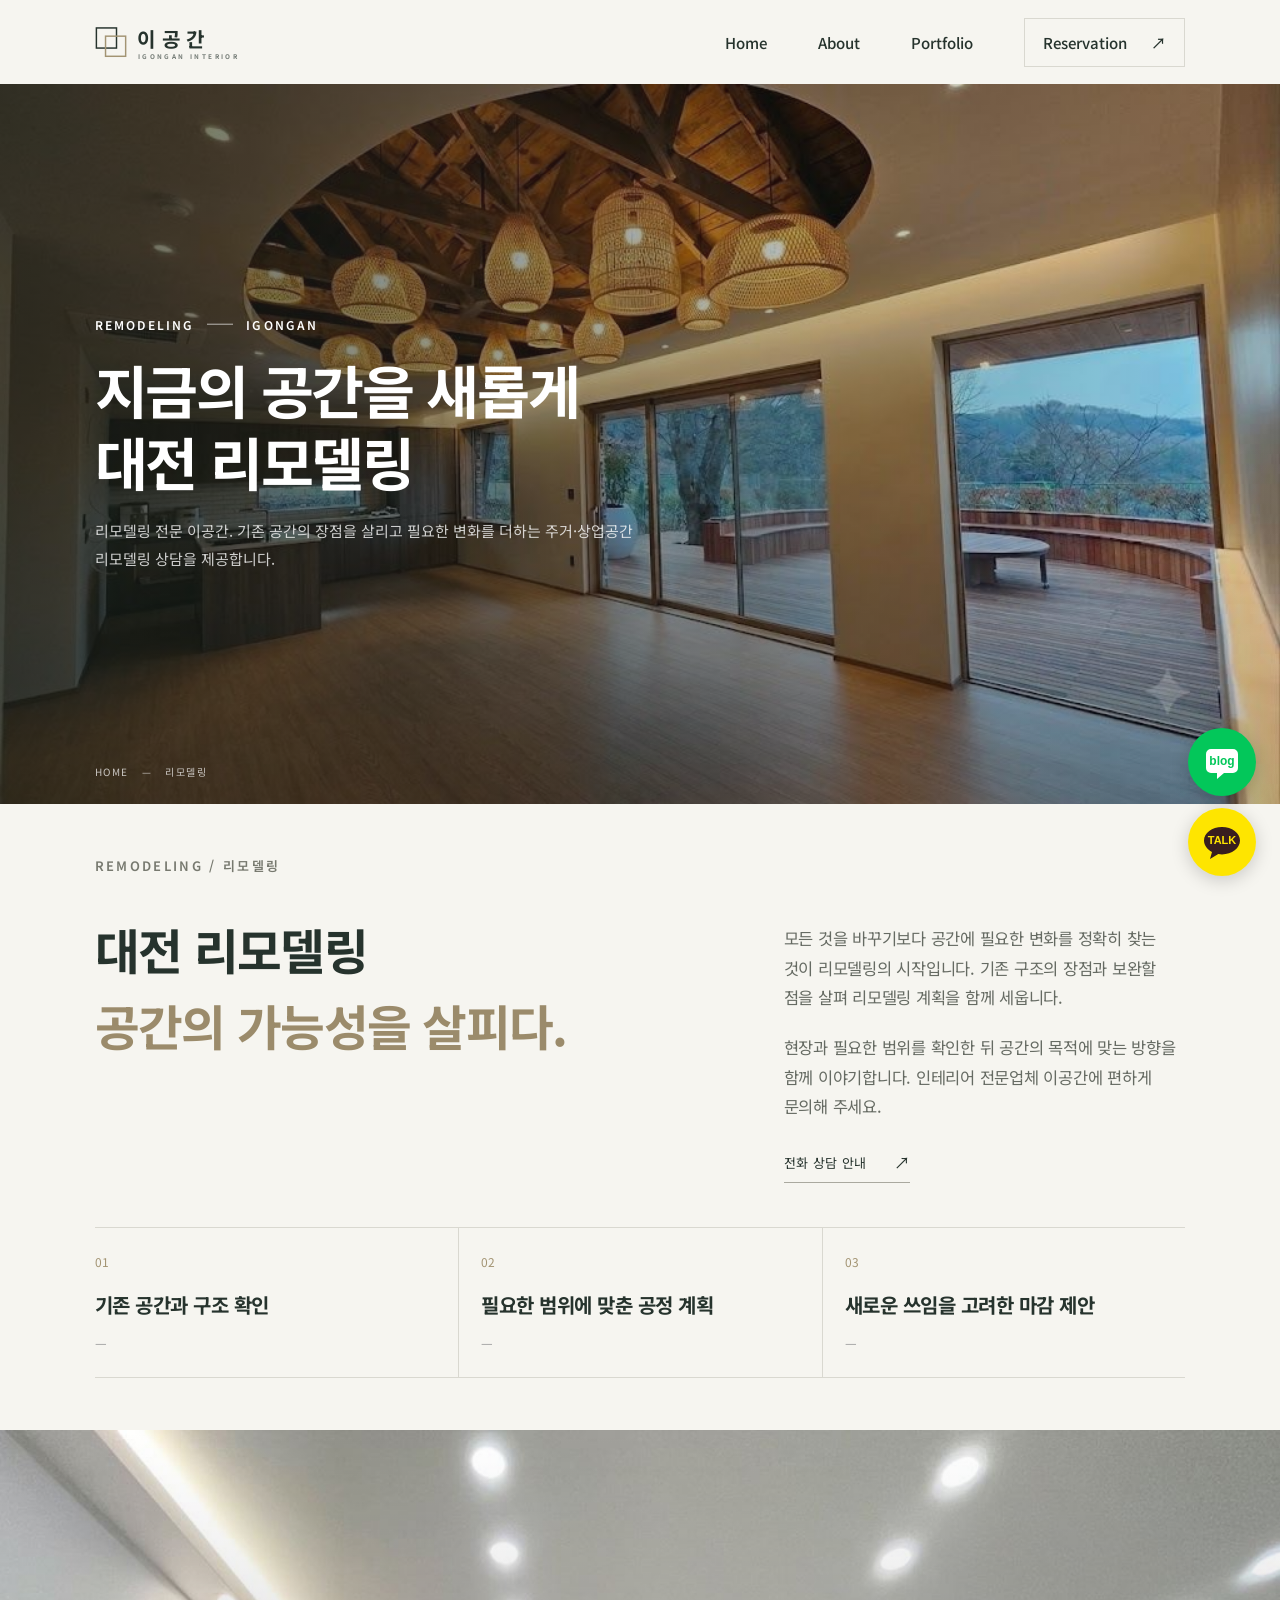
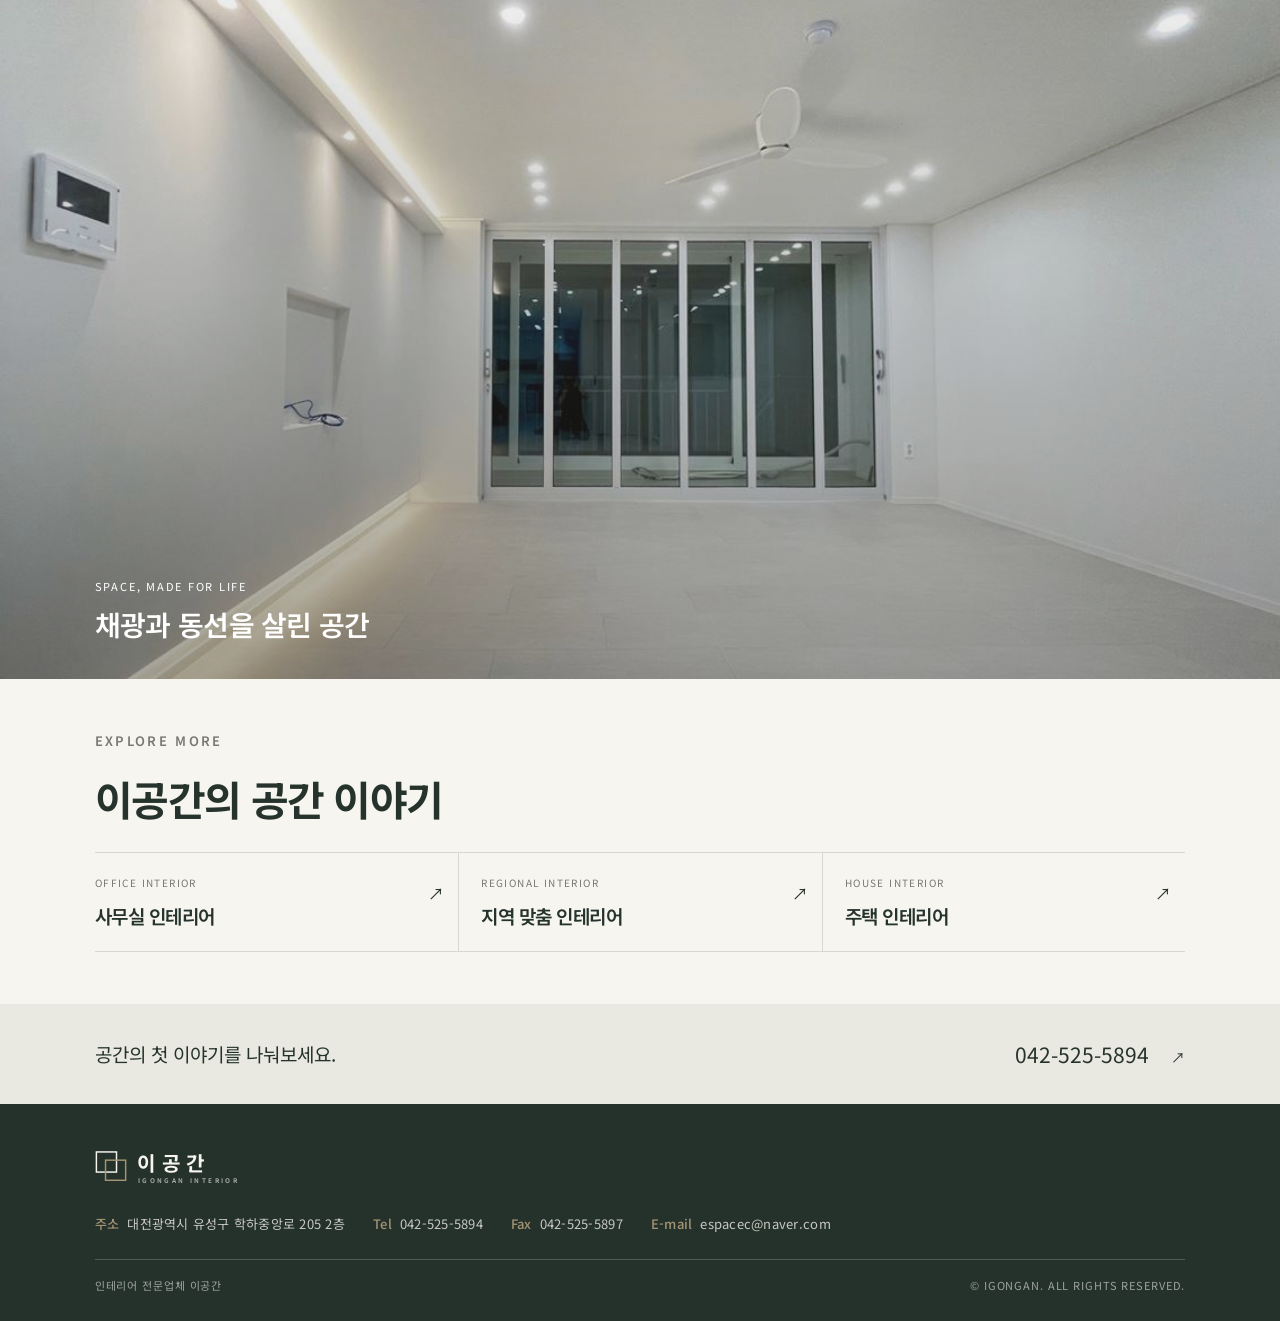
<file: daejeon-remodeling/index.html>
<!doctype html><html lang="ko"><head><meta charset="utf-8"><meta name="viewport" content="width=device-width,initial-scale=1,viewport-fit=cover"><meta name="theme-color" content="#f6f5f0"><title>대전 리모델링 전문 | 이공간</title><link rel="canonical" href="https://2space.kr/daejeon-remodeling/"><meta name="description" content="대전 리모델링 전문 이공간. 기존 공간의 장점을 살리고 필요한 변화를 더하는 주거·상업공간 리모델링 상담을 제공합니다."><meta property="og:type" content="website"><meta property="og:title" content="대전 리모델링 전문 | 이공간"><meta property="og:description" content="대전 리모델링 전문 이공간. 기존 공간의 장점을 살리고 필요한 변화를 더하는 주거·상업공간 리모델링 상담을 제공합니다."><meta property="og:image" content="https://2space.kr/assets/og-igongan-v4.png"><link rel="icon" href="../assets/favicon.svg?v=3" type="image/svg+xml"><link rel="icon" href="../assets/favicon-64.png?v=3" type="image/png" sizes="64x64"><link rel="shortcut icon" href="../favicon.ico?v=3"><link rel="apple-touch-icon" href="../assets/apple-touch-icon.png?v=3" sizes="180x180"><link rel="stylesheet" href="../assets/style.css"><script type="application/ld+json">{"@context":"https://schema.org","@type":"Service","name":"대전 리모델링","serviceType":"대전리모델링","areaServed":["대전","세종","충청남도"],"provider":{"@type":"HomeAndConstructionBusiness","name":"이공간","telephone":"+82-42-525-5894"}}</script><meta property="og:image:secure_url" content="https://2space.kr/assets/og-igongan-v4.png"><meta property="og:image:type" content="image/png"><meta property="og:image:width" content="1200"><meta property="og:image:height" content="630"><meta property="og:image:alt" content="이공간 — 공간의 가치를 높이는 인테리어 파트너"><meta property="og:site_name" content="이공간"><meta property="og:locale" content="ko_KR"><meta name="twitter:card" content="summary_large_image"><meta name="twitter:image" content="https://2space.kr/assets/og-igongan-v4.png"><meta name="twitter:title" content="대전 리모델링 전문 | 이공간"><meta name="twitter:description" content="대전 리모델링 전문 이공간. 기존 공간의 장점을 살리고 필요한 변화를 더하는 주거·상업공간 리모델링 상담을 제공합니다."></head><body data-page="daejeon-remodeling"><header class="header"><a class="brand" href="/"><svg class="brand-logo" viewBox="0 0 164 44" role="img" aria-label="이공간"><rect x="1.5" y="6.5" width="22" height="22" fill="none" stroke="currentColor" stroke-width="1.6"/><rect x="11.5" y="15.5" width="22" height="22" fill="none" stroke="#a39473" stroke-width="1.6"/><text x="46" y="27" font-family="'Noto Serif KR',serif" font-size="22" font-weight="600" letter-spacing="6" fill="currentColor">이공간</text><text x="47" y="40" font-family="'DM Sans',sans-serif" font-size="7" font-weight="500" letter-spacing="2.6" fill="currentColor" opacity=".62">IGONGAN INTERIOR</text></svg></a><button class="menu-toggle" aria-label="메뉴 열기" aria-expanded="false"><span></span><span></span></button><nav class="main-nav"><a href="/">Home</a><a href="/about/">About</a><a href="/portfolio/">Portfolio</a><a class="nav-call" href="/reservation/">Reservation <span>↗</span></a></nav></header><main><section class="subhero" style="--banner-ratio:1024/576"><div role="img" aria-label="한국수자원공사 대청생활관 실내" class="subhero-img" style="--sub-image:url('../assets/gallery/portfolio-42.jpg')"></div><div class="subhero-tint"></div><div class="subhero-copy"><p class="eyebrow">REMODELING <i></i> IGONGAN</p><h1>지금의 공간을 새롭게<br>대전 리모델링</h1><p>리모델링 전문 이공간. 기존 공간의 장점을 살리고 필요한 변화를 더하는 주거·상업공간 리모델링 상담을 제공합니다.</p></div><div class="subhero-foot"><a href="/">HOME</a><span>—</span><span>리모델링</span></div></section><section class="detail section-pad"><div class="section-kicker">REMODELING / 리모델링</div><div class="detail-grid"><h2>대전 리모델링<br><em>공간의 가능성을 살피다.</em></h2><div><p>모든 것을 바꾸기보다 공간에 필요한 변화를 정확히 찾는 것이 리모델링의 시작입니다. 기존 구조의 장점과 보완할 점을 살펴 리모델링 계획을 함께 세웁니다.</p><p>현장과 필요한 범위를 확인한 뒤 공간의 목적에 맞는 방향을 함께 이야기합니다. 인테리어 전문업체 이공간에 편하게 문의해 주세요.</p><a class="text-link" href="/reservation/">전화 상담 안내 <span>↗</span></a></div></div><div class="point-grid"><article><small>01</small><h3>기존 공간과 구조 확인</h3><span>—</span></article><article><small>02</small><h3>필요한 범위에 맞춘 공정 계획</h3><span>—</span></article><article><small>03</small><h3>새로운 쓰임을 고려한 마감 제안</h3><span>—</span></article></div></section><section class="feature-image"><img src="../assets/gallery/portfolio-60.jpg" alt="밝은 거실 인테리어" loading="lazy"><div><span>SPACE, MADE FOR LIFE</span><b>채광과 동선을 살린 공간</b></div></section><section class="related section-pad"><div class="section-head"><div><div class="section-kicker">EXPLORE MORE</div><h2>이공간의 공간 이야기</h2></div></div><div class="related-grid"><a href="/daejeon-office-interior/"><span>OFFICE INTERIOR</span><b>사무실 인테리어</b><i>↗</i></a><a href="/daejeon-sejong-chungnam-interior/"><span>REGIONAL INTERIOR</span><b>지역 맞춤 인테리어</b><i>↗</i></a><a href="/daejeon-house-interior/"><span>HOUSE INTERIOR</span><b>주택 인테리어</b><i>↗</i></a></div></section><section class="contact-strip"><p>공간의 첫 이야기를 나눠보세요.</p><a href="tel:0425255894">042-525-5894 <span>↗</span></a></section></main><footer class="footer"><div class="footer-top"><svg class="brand-logo" viewBox="0 0 164 44" role="img" aria-label="이공간"><rect x="1.5" y="6.5" width="22" height="22" fill="none" stroke="currentColor" stroke-width="1.6"/><rect x="11.5" y="15.5" width="22" height="22" fill="none" stroke="#a39473" stroke-width="1.6"/><text x="46" y="27" font-family="'Noto Serif KR',serif" font-size="22" font-weight="600" letter-spacing="6" fill="currentColor">이공간</text><text x="47" y="40" font-family="'DM Sans',sans-serif" font-size="7" font-weight="500" letter-spacing="2.6" fill="currentColor" opacity=".62">IGONGAN INTERIOR</text></svg></div><address class="footer-info"><span><b>주소</b>대전광역시 유성구 학하중앙로 205 2층</span><span><b>Tel</b><a href="tel:0425255894">042-525-5894</a></span><span><b>Fax</b>042-525-5897</span><span><b>E-mail</b><a href="mailto:espacec@naver.com">espacec@naver.com</a></span></address><div class="footer-bottom"><span>인테리어 전문업체 이공간</span><span>© IGONGAN. ALL RIGHTS RESERVED.</span></div></footer><div class="mobile-call"><a href="tel:0425255894"><span class="call-icon">↗</span><span><small>공간 상담 전화</small><b>042-525-5894</b></span></a></div><script src="../assets/site.js" defer></script><nav class="social-shortcuts" aria-label="이공간 소셜 바로가기"><a class="social-shortcut social-blog" href="https://blog.naver.com/espacec" target="_blank" rel="noopener noreferrer" aria-label="이공간 네이버 블로그 열기 (새 창)" title="네이버 블로그"><svg viewBox="0 0 40 40" aria-hidden="true"><path fill="currentColor" d="M9 7h22a5 5 0 0 1 5 5v14a5 5 0 0 1-5 5h-9l-7 6v-6H9a5 5 0 0 1-5-5V12a5 5 0 0 1 5-5Z"/><text x="20" y="23" text-anchor="middle" fill="#03c75a" font-family="Arial,sans-serif" font-weight="700" font-size="12">blog</text></svg></a><a class="social-shortcut social-kakao" href="https://open.kakao.com/o/sbT8mOVi" target="_blank" rel="noopener noreferrer" aria-label="이공간 카카오톡 상담 열기 (새 창)" title="카카오톡 상담"><svg viewBox="0 0 40 40" aria-hidden="true"><path fill="currentColor" d="M20 5C10 5 2 11.1 2 18.6c0 4.8 3.2 9 8 11.4l-2 7 8.3-4.9c1.2.2 2.4.3 3.7.3 10 0 18-6.2 18-13.8S30 5 20 5Z"/><text x="20" y="22" text-anchor="middle" fill="#fee500" font-family="Arial,sans-serif" font-weight="900" font-size="11">TALK</text></svg></a></nav></body></html>
</file>
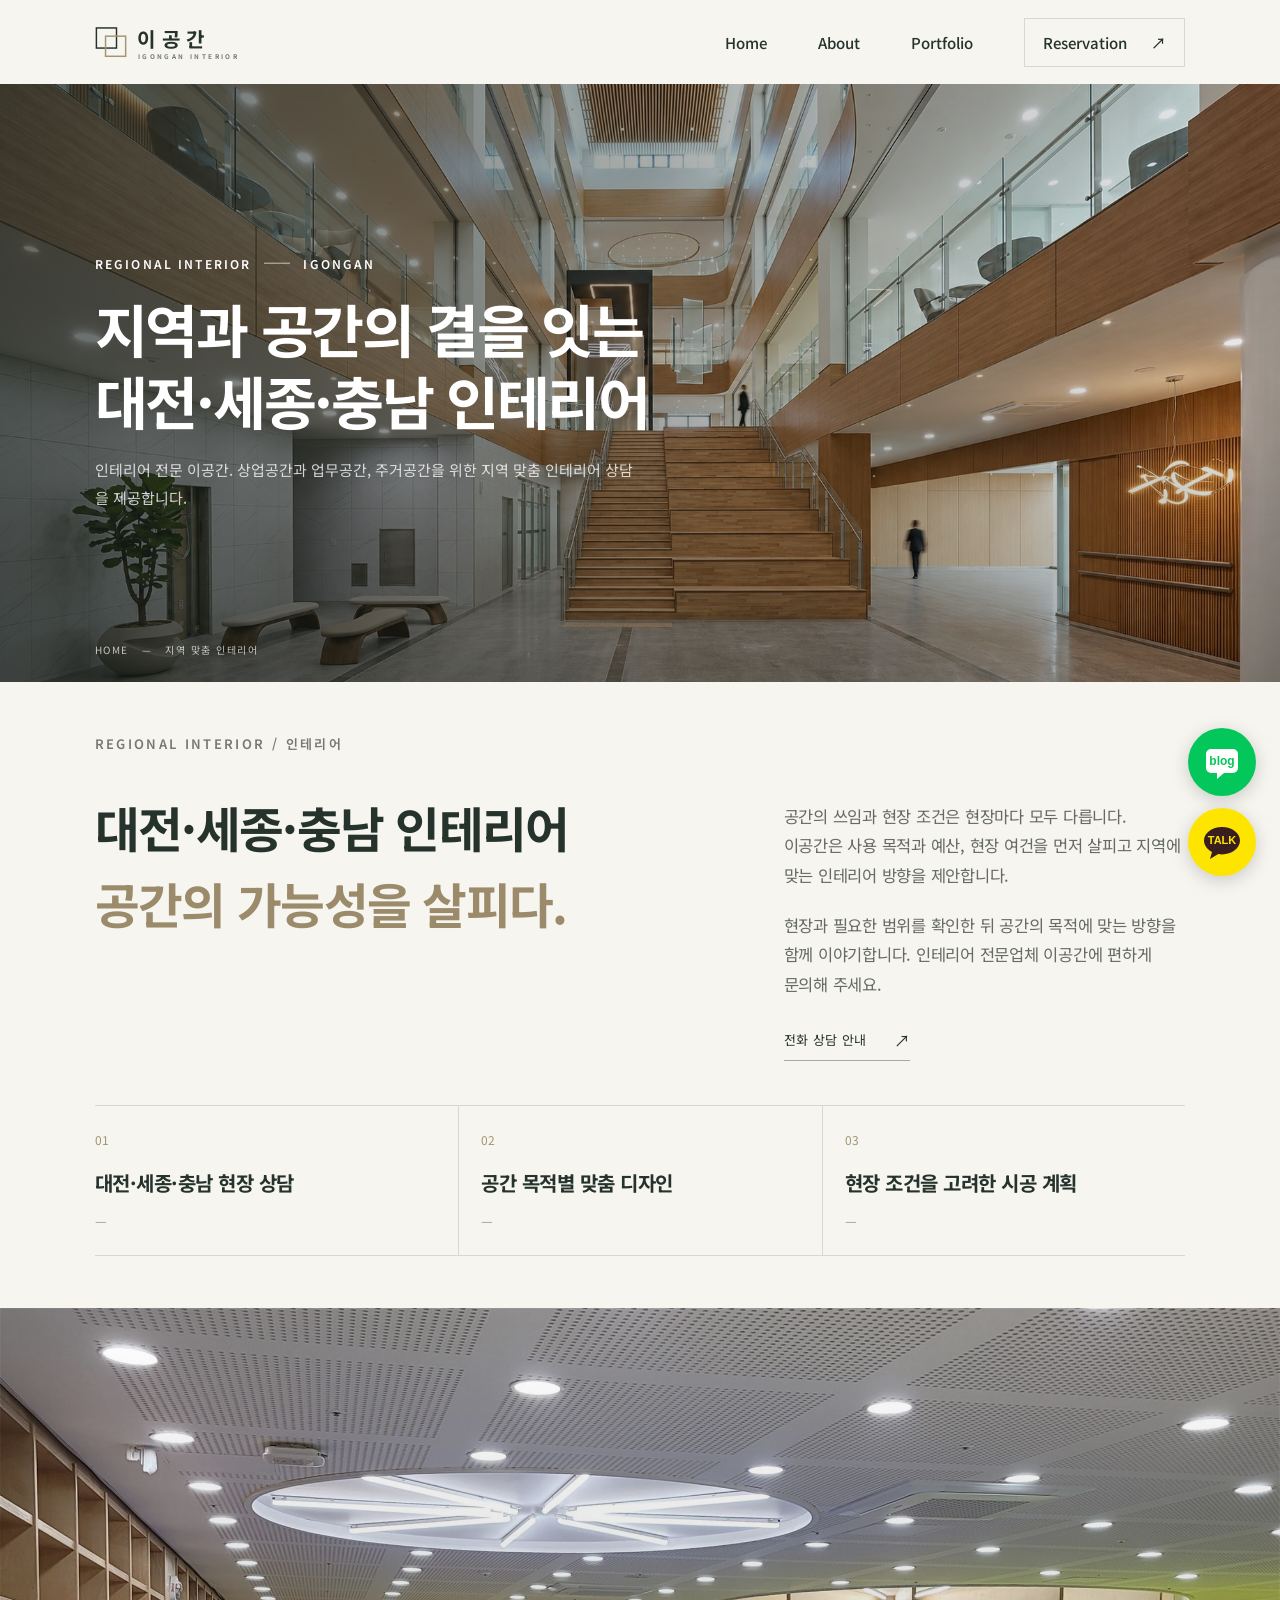
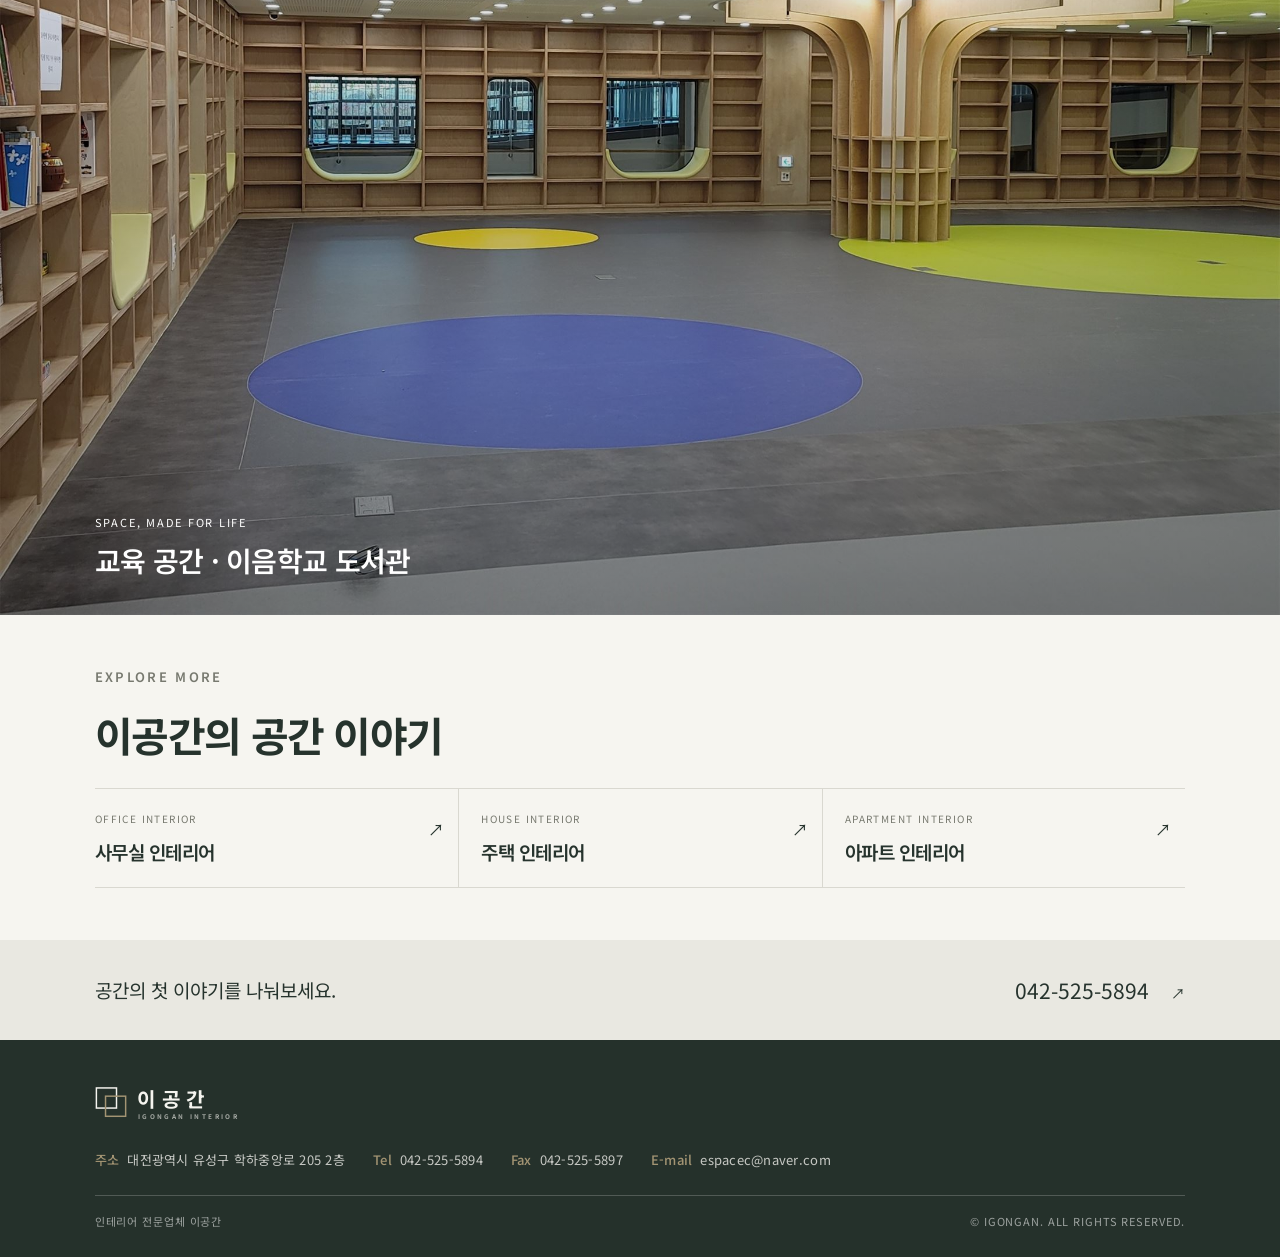
<file: daejeon-sejong-chungnam-interior/index.html>
<!doctype html><html lang="ko"><head><meta charset="utf-8"><meta name="viewport" content="width=device-width,initial-scale=1,viewport-fit=cover"><meta name="theme-color" content="#f6f5f0"><title>대전·세종·충남 인테리어 전문 | 이공간</title><link rel="canonical" href="https://2space.kr/daejeon-sejong-chungnam-interior/"><meta name="description" content="대전·세종·충남 인테리어 전문 이공간. 상업공간과 업무공간, 주거공간을 위한 지역 맞춤 인테리어 상담을 제공합니다."><meta property="og:type" content="website"><meta property="og:title" content="대전·세종·충남 인테리어 전문 | 이공간"><meta property="og:description" content="대전·세종·충남 인테리어 전문 이공간. 상업공간과 업무공간, 주거공간을 위한 지역 맞춤 인테리어 상담을 제공합니다."><meta property="og:image" content="https://2space.kr/assets/og-igongan-v4.png"><link rel="icon" href="../assets/favicon.svg?v=3" type="image/svg+xml"><link rel="icon" href="../assets/favicon-64.png?v=3" type="image/png" sizes="64x64"><link rel="shortcut icon" href="../favicon.ico?v=3"><link rel="apple-touch-icon" href="../assets/apple-touch-icon.png?v=3" sizes="180x180"><link rel="stylesheet" href="../assets/style.css"><script type="application/ld+json">{"@context":"https://schema.org","@type":"Service","name":"대전·세종·충남 인테리어","serviceType":"대전 세종 충남 인테리어","areaServed":["대전","세종","충청남도"],"provider":{"@type":"HomeAndConstructionBusiness","name":"이공간","telephone":"+82-42-525-5894"}}</script><meta property="og:image:secure_url" content="https://2space.kr/assets/og-igongan-v4.png"><meta property="og:image:type" content="image/png"><meta property="og:image:width" content="1200"><meta property="og:image:height" content="630"><meta property="og:image:alt" content="이공간 — 공간의 가치를 높이는 인테리어 파트너"><meta property="og:site_name" content="이공간"><meta property="og:locale" content="ko_KR"><meta name="twitter:card" content="summary_large_image"><meta name="twitter:image" content="https://2space.kr/assets/og-igongan-v4.png"><meta name="twitter:title" content="대전·세종·충남 인테리어 전문 | 이공간"><meta name="twitter:description" content="대전·세종·충남 인테리어 전문 이공간. 상업공간과 업무공간, 주거공간을 위한 지역 맞춤 인테리어 상담을 제공합니다."></head><body data-page="daejeon-sejong-chungnam-interior"><header class="header"><a class="brand" href="/"><svg class="brand-logo" viewBox="0 0 164 44" role="img" aria-label="이공간"><rect x="1.5" y="6.5" width="22" height="22" fill="none" stroke="currentColor" stroke-width="1.6"/><rect x="11.5" y="15.5" width="22" height="22" fill="none" stroke="#a39473" stroke-width="1.6"/><text x="46" y="27" font-family="'Noto Serif KR',serif" font-size="22" font-weight="600" letter-spacing="6" fill="currentColor">이공간</text><text x="47" y="40" font-family="'DM Sans',sans-serif" font-size="7" font-weight="500" letter-spacing="2.6" fill="currentColor" opacity=".62">IGONGAN INTERIOR</text></svg></a><button class="menu-toggle" aria-label="메뉴 열기" aria-expanded="false"><span></span><span></span></button><nav class="main-nav"><a href="/">Home</a><a href="/about/">About</a><a href="/portfolio/">Portfolio</a><a class="nav-call" href="/reservation/">Reservation <span>↗</span></a></nav></header><main><section class="subhero" style="--banner-ratio:1508/704"><div role="img" aria-label="충남사회적경제혁신타운 로비" class="subhero-img" style="--sub-image:url('../assets/gallery/portfolio-45.jpg')"></div><div class="subhero-tint"></div><div class="subhero-copy"><p class="eyebrow">REGIONAL INTERIOR <i></i> IGONGAN</p><h1>지역과 공간의 결을 잇는<br>대전·세종·충남 인테리어</h1><p>인테리어 전문 이공간. 상업공간과 업무공간, 주거공간을 위한 지역 맞춤 인테리어 상담을 제공합니다.</p></div><div class="subhero-foot"><a href="/">HOME</a><span>—</span><span>지역 맞춤 인테리어</span></div></section><section class="detail section-pad"><div class="section-kicker">REGIONAL INTERIOR / 인테리어</div><div class="detail-grid"><h2>대전·세종·충남 인테리어<br><em>공간의 가능성을 살피다.</em></h2><div><p>공간의 쓰임과 현장 조건은 현장마다 모두 다릅니다. 이공간은 사용 목적과 예산, 현장 여건을 먼저 살피고 지역에 맞는 인테리어 방향을 제안합니다.</p><p>현장과 필요한 범위를 확인한 뒤 공간의 목적에 맞는 방향을 함께 이야기합니다. 인테리어 전문업체 이공간에 편하게 문의해 주세요.</p><a class="text-link" href="/reservation/">전화 상담 안내 <span>↗</span></a></div></div><div class="point-grid"><article><small>01</small><h3>대전·세종·충남 현장 상담</h3><span>—</span></article><article><small>02</small><h3>공간 목적별 맞춤 디자인</h3><span>—</span></article><article><small>03</small><h3>현장 조건을 고려한 시공 계획</h3><span>—</span></article></div></section><section class="feature-image"><img src="../assets/gallery/portfolio-18.jpg" alt="이음학교 도서관" loading="lazy"><div><span>SPACE, MADE FOR LIFE</span><b>교육 공간 · 이음학교 도서관</b></div></section><section class="related section-pad"><div class="section-head"><div><div class="section-kicker">EXPLORE MORE</div><h2>이공간의 공간 이야기</h2></div></div><div class="related-grid"><a href="/daejeon-office-interior/"><span>OFFICE INTERIOR</span><b>사무실 인테리어</b><i>↗</i></a><a href="/daejeon-house-interior/"><span>HOUSE INTERIOR</span><b>주택 인테리어</b><i>↗</i></a><a href="/daejeon-apartment-interior/"><span>APARTMENT INTERIOR</span><b>아파트 인테리어</b><i>↗</i></a></div></section><section class="contact-strip"><p>공간의 첫 이야기를 나눠보세요.</p><a href="tel:0425255894">042-525-5894 <span>↗</span></a></section></main><footer class="footer"><div class="footer-top"><svg class="brand-logo" viewBox="0 0 164 44" role="img" aria-label="이공간"><rect x="1.5" y="6.5" width="22" height="22" fill="none" stroke="currentColor" stroke-width="1.6"/><rect x="11.5" y="15.5" width="22" height="22" fill="none" stroke="#a39473" stroke-width="1.6"/><text x="46" y="27" font-family="'Noto Serif KR',serif" font-size="22" font-weight="600" letter-spacing="6" fill="currentColor">이공간</text><text x="47" y="40" font-family="'DM Sans',sans-serif" font-size="7" font-weight="500" letter-spacing="2.6" fill="currentColor" opacity=".62">IGONGAN INTERIOR</text></svg></div><address class="footer-info"><span><b>주소</b>대전광역시 유성구 학하중앙로 205 2층</span><span><b>Tel</b><a href="tel:0425255894">042-525-5894</a></span><span><b>Fax</b>042-525-5897</span><span><b>E-mail</b><a href="mailto:espacec@naver.com">espacec@naver.com</a></span></address><div class="footer-bottom"><span>인테리어 전문업체 이공간</span><span>© IGONGAN. ALL RIGHTS RESERVED.</span></div></footer><div class="mobile-call"><a href="tel:0425255894"><span class="call-icon">↗</span><span><small>공간 상담 전화</small><b>042-525-5894</b></span></a></div><script src="../assets/site.js" defer></script><nav class="social-shortcuts" aria-label="이공간 소셜 바로가기"><a class="social-shortcut social-blog" href="https://blog.naver.com/espacec" target="_blank" rel="noopener noreferrer" aria-label="이공간 네이버 블로그 열기 (새 창)" title="네이버 블로그"><svg viewBox="0 0 40 40" aria-hidden="true"><path fill="currentColor" d="M9 7h22a5 5 0 0 1 5 5v14a5 5 0 0 1-5 5h-9l-7 6v-6H9a5 5 0 0 1-5-5V12a5 5 0 0 1 5-5Z"/><text x="20" y="23" text-anchor="middle" fill="#03c75a" font-family="Arial,sans-serif" font-weight="700" font-size="12">blog</text></svg></a><a class="social-shortcut social-kakao" href="https://open.kakao.com/o/sbT8mOVi" target="_blank" rel="noopener noreferrer" aria-label="이공간 카카오톡 상담 열기 (새 창)" title="카카오톡 상담"><svg viewBox="0 0 40 40" aria-hidden="true"><path fill="currentColor" d="M20 5C10 5 2 11.1 2 18.6c0 4.8 3.2 9 8 11.4l-2 7 8.3-4.9c1.2.2 2.4.3 3.7.3 10 0 18-6.2 18-13.8S30 5 20 5Z"/><text x="20" y="22" text-anchor="middle" fill="#fee500" font-family="Arial,sans-serif" font-weight="900" font-size="11">TALK</text></svg></a></nav></body></html>
</file>
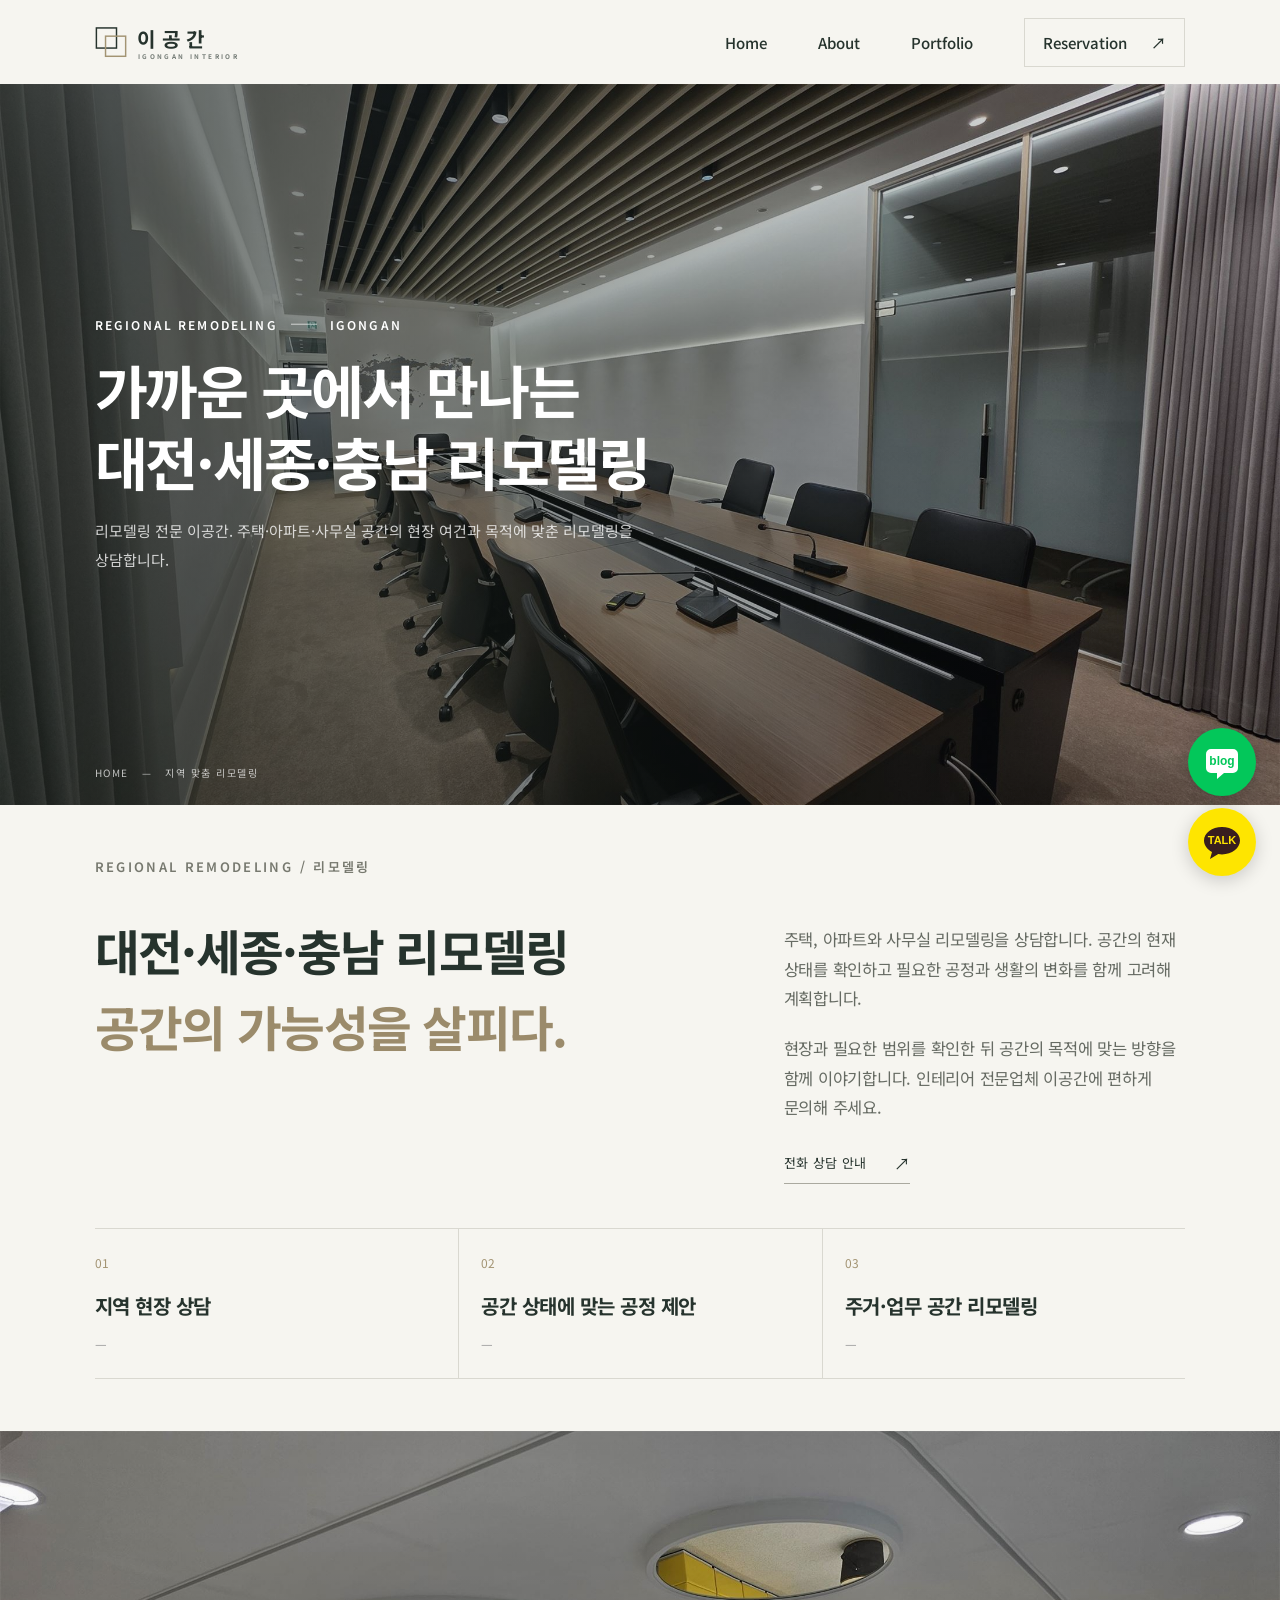
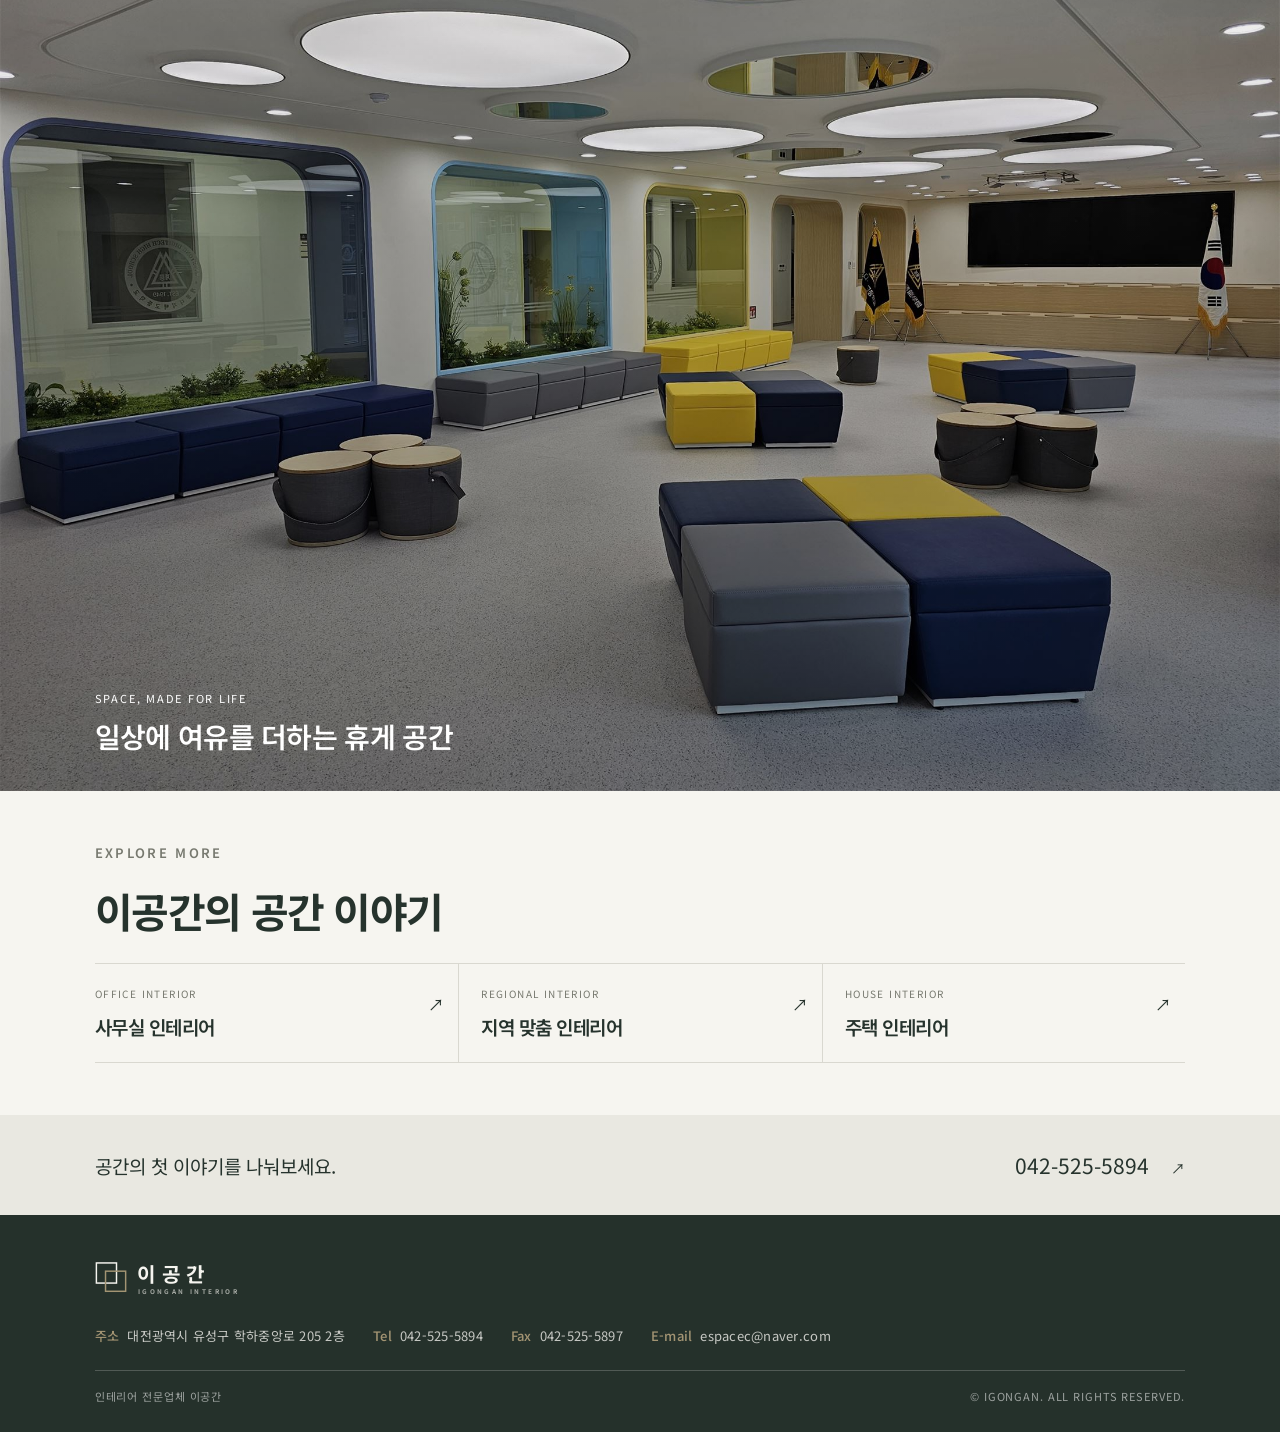
<file: daejeon-sejong-chungnam-remodeling/index.html>
<!doctype html><html lang="ko"><head><meta charset="utf-8"><meta name="viewport" content="width=device-width,initial-scale=1,viewport-fit=cover"><meta name="theme-color" content="#f6f5f0"><title>대전·세종·충남 리모델링 전문 | 이공간</title><link rel="canonical" href="https://2space.kr/daejeon-sejong-chungnam-remodeling/"><meta name="description" content="대전·세종·충남 리모델링 전문 이공간. 주택·아파트·사무실 공간의 현장 여건과 목적에 맞춘 리모델링을 상담합니다."><meta property="og:type" content="website"><meta property="og:title" content="대전·세종·충남 리모델링 전문 | 이공간"><meta property="og:description" content="대전·세종·충남 리모델링 전문 이공간. 주택·아파트·사무실 공간의 현장 여건과 목적에 맞춘 리모델링을 상담합니다."><meta property="og:image" content="https://2space.kr/assets/og-igongan-v4.png"><link rel="icon" href="../assets/favicon.svg?v=3" type="image/svg+xml"><link rel="icon" href="../assets/favicon-64.png?v=3" type="image/png" sizes="64x64"><link rel="shortcut icon" href="../favicon.ico?v=3"><link rel="apple-touch-icon" href="../assets/apple-touch-icon.png?v=3" sizes="180x180"><link rel="stylesheet" href="../assets/style.css"><script type="application/ld+json">{"@context":"https://schema.org","@type":"Service","name":"대전·세종·충남 리모델링","serviceType":"대전 세종 충남 리모델링","areaServed":["대전","세종","충청남도"],"provider":{"@type":"HomeAndConstructionBusiness","name":"이공간","telephone":"+82-42-525-5894"}}</script><meta property="og:image:secure_url" content="https://2space.kr/assets/og-igongan-v4.png"><meta property="og:image:type" content="image/png"><meta property="og:image:width" content="1200"><meta property="og:image:height" content="630"><meta property="og:image:alt" content="이공간 — 공간의 가치를 높이는 인테리어 파트너"><meta property="og:site_name" content="이공간"><meta property="og:locale" content="ko_KR"><meta name="twitter:card" content="summary_large_image"><meta name="twitter:image" content="https://2space.kr/assets/og-igongan-v4.png"><meta name="twitter:title" content="대전·세종·충남 리모델링 전문 | 이공간"><meta name="twitter:description" content="대전·세종·충남 리모델링 전문 이공간. 주택·아파트·사무실 공간의 현장 여건과 목적에 맞춘 리모델링을 상담합니다."></head><body data-page="daejeon-sejong-chungnam-remodeling"><header class="header"><a class="brand" href="/"><svg class="brand-logo" viewBox="0 0 164 44" role="img" aria-label="이공간"><rect x="1.5" y="6.5" width="22" height="22" fill="none" stroke="currentColor" stroke-width="1.6"/><rect x="11.5" y="15.5" width="22" height="22" fill="none" stroke="#a39473" stroke-width="1.6"/><text x="46" y="27" font-family="'Noto Serif KR',serif" font-size="22" font-weight="600" letter-spacing="6" fill="currentColor">이공간</text><text x="47" y="40" font-family="'DM Sans',sans-serif" font-size="7" font-weight="500" letter-spacing="2.6" fill="currentColor" opacity=".62">IGONGAN INTERIOR</text></svg></a><button class="menu-toggle" aria-label="메뉴 열기" aria-expanded="false"><span></span><span></span></button><nav class="main-nav"><a href="/">Home</a><a href="/about/">About</a><a href="/portfolio/">Portfolio</a><a class="nav-call" href="/reservation/">Reservation <span>↗</span></a></nav></header><main><section class="subhero" style="--banner-ratio:2200/1239"><div role="img" aria-label="한국수자원공사 정보관 회의실" class="subhero-img" style="--sub-image:url('../assets/gallery/portfolio-56.jpg')"></div><div class="subhero-tint"></div><div class="subhero-copy"><p class="eyebrow">REGIONAL REMODELING <i></i> IGONGAN</p><h1>가까운 곳에서 만나는<br>대전·세종·충남 리모델링</h1><p>리모델링 전문 이공간. 주택·아파트·사무실 공간의 현장 여건과 목적에 맞춘 리모델링을 상담합니다.</p></div><div class="subhero-foot"><a href="/">HOME</a><span>—</span><span>지역 맞춤 리모델링</span></div></section><section class="detail section-pad"><div class="section-kicker">REGIONAL REMODELING / 리모델링</div><div class="detail-grid"><h2>대전·세종·충남 리모델링<br><em>공간의 가능성을 살피다.</em></h2><div><p>주택, 아파트와 사무실 리모델링을 상담합니다. 공간의 현재 상태를 확인하고 필요한 공정과 생활의 변화를 함께 고려해 계획합니다.</p><p>현장과 필요한 범위를 확인한 뒤 공간의 목적에 맞는 방향을 함께 이야기합니다. 인테리어 전문업체 이공간에 편하게 문의해 주세요.</p><a class="text-link" href="/reservation/">전화 상담 안내 <span>↗</span></a></div></div><div class="point-grid"><article><small>01</small><h3>지역 현장 상담</h3><span>—</span></article><article><small>02</small><h3>공간 상태에 맞는 공정 제안</h3><span>—</span></article><article><small>03</small><h3>주거·업무 공간 리모델링</h3><span>—</span></article></div></section><section class="feature-image"><img src="../assets/gallery/portfolio-23.jpg" alt="계룡디지텍고등학교 휴게공간" loading="lazy"><div><span>SPACE, MADE FOR LIFE</span><b>일상에 여유를 더하는 휴게 공간</b></div></section><section class="related section-pad"><div class="section-head"><div><div class="section-kicker">EXPLORE MORE</div><h2>이공간의 공간 이야기</h2></div></div><div class="related-grid"><a href="/daejeon-office-interior/"><span>OFFICE INTERIOR</span><b>사무실 인테리어</b><i>↗</i></a><a href="/daejeon-sejong-chungnam-interior/"><span>REGIONAL INTERIOR</span><b>지역 맞춤 인테리어</b><i>↗</i></a><a href="/daejeon-house-interior/"><span>HOUSE INTERIOR</span><b>주택 인테리어</b><i>↗</i></a></div></section><section class="contact-strip"><p>공간의 첫 이야기를 나눠보세요.</p><a href="tel:0425255894">042-525-5894 <span>↗</span></a></section></main><footer class="footer"><div class="footer-top"><svg class="brand-logo" viewBox="0 0 164 44" role="img" aria-label="이공간"><rect x="1.5" y="6.5" width="22" height="22" fill="none" stroke="currentColor" stroke-width="1.6"/><rect x="11.5" y="15.5" width="22" height="22" fill="none" stroke="#a39473" stroke-width="1.6"/><text x="46" y="27" font-family="'Noto Serif KR',serif" font-size="22" font-weight="600" letter-spacing="6" fill="currentColor">이공간</text><text x="47" y="40" font-family="'DM Sans',sans-serif" font-size="7" font-weight="500" letter-spacing="2.6" fill="currentColor" opacity=".62">IGONGAN INTERIOR</text></svg></div><address class="footer-info"><span><b>주소</b>대전광역시 유성구 학하중앙로 205 2층</span><span><b>Tel</b><a href="tel:0425255894">042-525-5894</a></span><span><b>Fax</b>042-525-5897</span><span><b>E-mail</b><a href="mailto:espacec@naver.com">espacec@naver.com</a></span></address><div class="footer-bottom"><span>인테리어 전문업체 이공간</span><span>© IGONGAN. ALL RIGHTS RESERVED.</span></div></footer><div class="mobile-call"><a href="tel:0425255894"><span class="call-icon">↗</span><span><small>공간 상담 전화</small><b>042-525-5894</b></span></a></div><script src="../assets/site.js" defer></script><nav class="social-shortcuts" aria-label="이공간 소셜 바로가기"><a class="social-shortcut social-blog" href="https://blog.naver.com/espacec" target="_blank" rel="noopener noreferrer" aria-label="이공간 네이버 블로그 열기 (새 창)" title="네이버 블로그"><svg viewBox="0 0 40 40" aria-hidden="true"><path fill="currentColor" d="M9 7h22a5 5 0 0 1 5 5v14a5 5 0 0 1-5 5h-9l-7 6v-6H9a5 5 0 0 1-5-5V12a5 5 0 0 1 5-5Z"/><text x="20" y="23" text-anchor="middle" fill="#03c75a" font-family="Arial,sans-serif" font-weight="700" font-size="12">blog</text></svg></a><a class="social-shortcut social-kakao" href="https://open.kakao.com/o/sbT8mOVi" target="_blank" rel="noopener noreferrer" aria-label="이공간 카카오톡 상담 열기 (새 창)" title="카카오톡 상담"><svg viewBox="0 0 40 40" aria-hidden="true"><path fill="currentColor" d="M20 5C10 5 2 11.1 2 18.6c0 4.8 3.2 9 8 11.4l-2 7 8.3-4.9c1.2.2 2.4.3 3.7.3 10 0 18-6.2 18-13.8S30 5 20 5Z"/><text x="20" y="22" text-anchor="middle" fill="#fee500" font-family="Arial,sans-serif" font-weight="900" font-size="11">TALK</text></svg></a></nav></body></html>
</file>
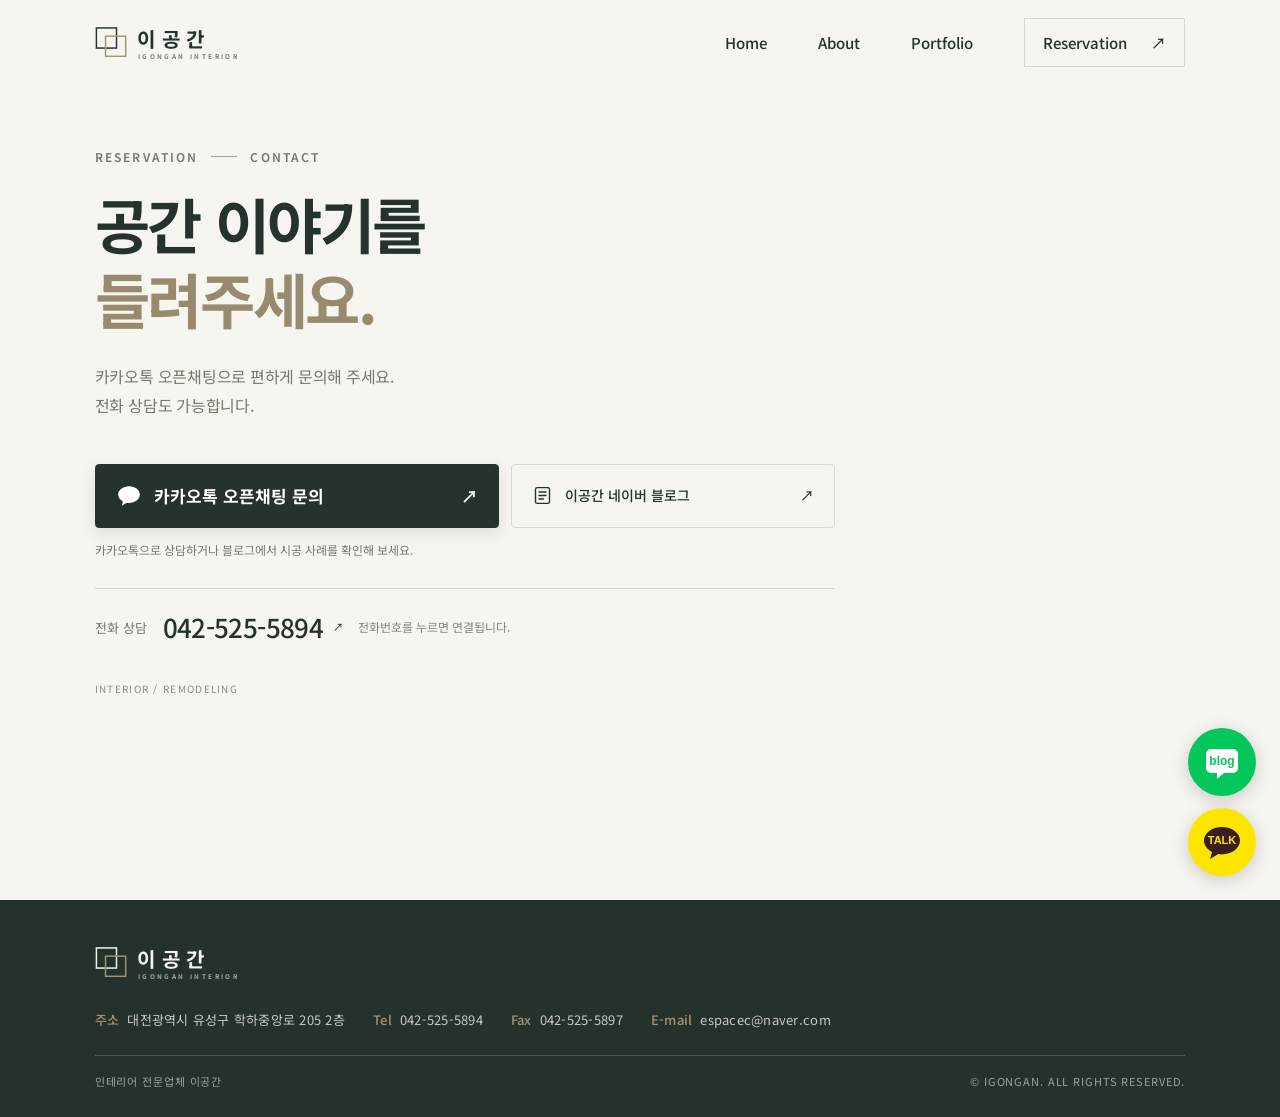
<file: reservation/index.html>
<!doctype html><html lang="ko"><head><meta charset="utf-8"><meta name="viewport" content="width=device-width,initial-scale=1,viewport-fit=cover"><meta name="theme-color" content="#f6f5f0"><title>상담 문의 | 이공간 대전 인테리어</title><link rel="canonical" href="https://2space.kr/reservation/"><meta name="description" content="대전 인테리어·리모델링 상담 문의. 이공간 전화 042-525-5894. 대전, 세종, 충남."><meta property="og:type" content="website"><meta property="og:title" content="상담 문의 | 이공간 대전 인테리어"><meta property="og:description" content="대전 인테리어·리모델링 상담 문의. 이공간 전화 042-525-5894. 대전, 세종, 충남."><meta property="og:image" content="https://2space.kr/assets/og-igongan-v4.png"><link rel="icon" href="../assets/favicon.svg?v=3" type="image/svg+xml"><link rel="icon" href="../assets/favicon-64.png?v=3" type="image/png" sizes="64x64"><link rel="shortcut icon" href="../favicon.ico?v=3"><link rel="apple-touch-icon" href="../assets/apple-touch-icon.png?v=3" sizes="180x180"><link rel="stylesheet" href="../assets/style.css"><script type="application/ld+json">{"@context":"https://schema.org","@type":"HomeAndConstructionBusiness","name":"이공간","telephone":"+82-42-525-5894","areaServed":["대전","세종","충청남도"],"description":"대전 인테리어 전문업체 이공간. 사무실·주택·아파트 인테리어 및 리모델링 상담."}</script><meta property="og:image:secure_url" content="https://2space.kr/assets/og-igongan-v4.png"><meta property="og:image:type" content="image/png"><meta property="og:image:width" content="1200"><meta property="og:image:height" content="630"><meta property="og:image:alt" content="이공간 — 공간의 가치를 높이는 인테리어 파트너"><meta property="og:site_name" content="이공간"><meta property="og:locale" content="ko_KR"><meta name="twitter:card" content="summary_large_image"><meta name="twitter:image" content="https://2space.kr/assets/og-igongan-v4.png"><meta name="twitter:title" content="상담 문의 | 이공간 대전 인테리어"><meta name="twitter:description" content="대전 인테리어·리모델링 상담 문의. 이공간 전화 042-525-5894. 대전, 세종, 충남."></head><body data-page="reservation"><header class="header"><a class="brand" href="/"><svg class="brand-logo" viewBox="0 0 164 44" role="img" aria-label="이공간"><rect x="1.5" y="6.5" width="22" height="22" fill="none" stroke="currentColor" stroke-width="1.6"/><rect x="11.5" y="15.5" width="22" height="22" fill="none" stroke="#a39473" stroke-width="1.6"/><text x="46" y="27" font-family="'Noto Serif KR',serif" font-size="22" font-weight="600" letter-spacing="6" fill="currentColor">이공간</text><text x="47" y="40" font-family="'DM Sans',sans-serif" font-size="7" font-weight="500" letter-spacing="2.6" fill="currentColor" opacity=".62">IGONGAN INTERIOR</text></svg></a><button class="menu-toggle" aria-label="메뉴 열기" aria-expanded="false"><span></span><span></span></button><nav class="main-nav"><a href="/">Home</a><a href="/about/">About</a><a href="/portfolio/">Portfolio</a><a class="nav-call" href="/reservation/">Reservation <span>↗</span></a></nav></header><main><section class="contact-page section-pad"><p class="eyebrow">RESERVATION <i></i> CONTACT</p><h1>공간 이야기를<br><em>들려주세요.</em></h1><p class="contact-lead">카카오톡 오픈채팅으로 편하게 문의해 주세요.<br>전화 상담도 가능합니다.</p><div class="chat-inquiry"><div class="contact-channel-links"><a class="chat-inquiry-link" href="https://open.kakao.com/o/sbT8mOVi" target="_blank" rel="noopener noreferrer"><svg viewBox="0 0 24 24" aria-hidden="true"><path fill="currentColor" d="M12 3C6.5 3 2 6.4 2 10.6c0 2.7 1.8 5 4.4 6.4l-1.1 4 4.6-2.8c.7.1 1.4.2 2.1.2 5.5 0 10-3.5 10-7.8S17.5 3 12 3Z"/></svg><span>카카오톡 오픈채팅 문의</span><span aria-hidden="true">↗</span></a><a class="chat-inquiry-link blog-inquiry-link" href="https://blog.naver.com/espacec" target="_blank" rel="noopener noreferrer"><svg viewBox="0 0 24 24" aria-hidden="true" fill="none" stroke="currentColor" stroke-width="1.6" stroke-linecap="round" stroke-linejoin="round"><rect x="4" y="3" width="16" height="18" rx="2"/><path d="M8 8h8M8 12h8M8 16h5"/></svg><span>이공간 네이버 블로그</span><span aria-hidden="true">↗</span></a></div><p class="chat-inquiry-note">카카오톡으로 상담하거나 블로그에서 시공 사례를 확인해 보세요.</p></div><div class="contact-phone-secondary"><span class="contact-phone-label">전화 상담</span><a class="contact-number" href="tel:0425255894">042-525-5894 <span>↗</span></a><p class="contact-note">전화번호를 누르면 연결됩니다.</p></div><div class="contact-bottom"><span>INTERIOR / REMODELING</span></div></section></main><footer class="footer"><div class="footer-top"><svg class="brand-logo" viewBox="0 0 164 44" role="img" aria-label="이공간"><rect x="1.5" y="6.5" width="22" height="22" fill="none" stroke="currentColor" stroke-width="1.6"/><rect x="11.5" y="15.5" width="22" height="22" fill="none" stroke="#a39473" stroke-width="1.6"/><text x="46" y="27" font-family="'Noto Serif KR',serif" font-size="22" font-weight="600" letter-spacing="6" fill="currentColor">이공간</text><text x="47" y="40" font-family="'DM Sans',sans-serif" font-size="7" font-weight="500" letter-spacing="2.6" fill="currentColor" opacity=".62">IGONGAN INTERIOR</text></svg></div><address class="footer-info"><span><b>주소</b>대전광역시 유성구 학하중앙로 205 2층</span><span><b>Tel</b><a href="tel:0425255894">042-525-5894</a></span><span><b>Fax</b>042-525-5897</span><span><b>E-mail</b><a href="mailto:espacec@naver.com">espacec@naver.com</a></span></address><div class="footer-bottom"><span>인테리어 전문업체 이공간</span><span>© IGONGAN. ALL RIGHTS RESERVED.</span></div></footer><div class="mobile-call"><a href="tel:0425255894"><span class="call-icon">↗</span><span><small>공간 상담 전화</small><b>042-525-5894</b></span></a></div><script src="../assets/site.js" defer></script><nav class="social-shortcuts" aria-label="이공간 소셜 바로가기"><a class="social-shortcut social-blog" href="https://blog.naver.com/espacec" target="_blank" rel="noopener noreferrer" aria-label="이공간 네이버 블로그 열기 (새 창)" title="네이버 블로그"><svg viewBox="0 0 40 40" aria-hidden="true"><path fill="currentColor" d="M9 7h22a5 5 0 0 1 5 5v14a5 5 0 0 1-5 5h-9l-7 6v-6H9a5 5 0 0 1-5-5V12a5 5 0 0 1 5-5Z"/><text x="20" y="23" text-anchor="middle" fill="#03c75a" font-family="Arial,sans-serif" font-weight="700" font-size="12">blog</text></svg></a><a class="social-shortcut social-kakao" href="https://open.kakao.com/o/sbT8mOVi" target="_blank" rel="noopener noreferrer" aria-label="이공간 카카오톡 상담 열기 (새 창)" title="카카오톡 상담"><svg viewBox="0 0 40 40" aria-hidden="true"><path fill="currentColor" d="M20 5C10 5 2 11.1 2 18.6c0 4.8 3.2 9 8 11.4l-2 7 8.3-4.9c1.2.2 2.4.3 3.7.3 10 0 18-6.2 18-13.8S30 5 20 5Z"/><text x="20" y="22" text-anchor="middle" fill="#fee500" font-family="Arial,sans-serif" font-weight="900" font-size="11">TALK</text></svg></a></nav></body></html>
</file>
<file: assets/style.css>
@import url('https://fonts.googleapis.com/css2?family=Noto+Sans+KR:wght@400;500;600;700&display=swap');
:root{--ink:#26332d;--muted:#77796f;--paper:#f6f5f0;--line:#d9d8d0;--accent:#a39473;--serif:'Noto Sans KR',sans-serif;--sans:'Noto Sans KR',sans-serif;--pad:clamp(24px,7.4vw,118px)}*{box-sizing:border-box}html{scroll-behavior:smooth}body{margin:0;background:var(--paper);color:var(--ink);font-family:var(--sans);-webkit-font-smoothing:antialiased}a{color:inherit;text-decoration:none}button{font:inherit;color:inherit}.header{height:84px;padding:0 var(--pad);display:flex;align-items:center;justify-content:space-between;background:var(--paper);position:relative;z-index:10}.brand img{display:block;width:122px;height:auto}.main-nav{display:flex;align-items:center;gap:clamp(25px,4vw,62px);font-size:13px;letter-spacing:.08em;text-transform:uppercase}.main-nav a{transition:color .25s}.main-nav a:hover,.text-link:hover{color:var(--accent)}.nav-call{border:1px solid var(--line);padding:13px 18px}.nav-call span{margin-left:20px}.menu-toggle{display:none}.hero{height:min(760px,calc(100svh - 84px));min-height:590px;position:relative;color:#fff;overflow:hidden;background:#70766d}.hero-photo,.hero-shade,.subhero-img,.subhero-tint,.cta-bg{position:absolute;inset:0}.hero-photo{background:url('work-lounge.png') center 52%/cover;animation:slowzoom 16s ease-in-out infinite alternate}.hero-shade{background:linear-gradient(90deg,rgba(20,29,25,.65),rgba(20,29,25,.08) 75%),linear-gradient(0deg,rgba(20,29,25,.35),transparent 30%)}.hero-copy{position:absolute;left:var(--pad);top:50%;transform:translateY(-48%);max-width:760px}.eyebrow{font-size:10px;letter-spacing:.18em;margin:0 0 27px;display:flex;align-items:center;gap:13px}.eyebrow i{width:26px;height:1px;background:currentColor;display:inline-block;opacity:.65}.hero h1,.subhero h1,.page-intro h1,.contact-page h1{font-family:var(--serif);font-weight:400;font-size:clamp(42px,6.3vw,86px);line-height:1.38;letter-spacing:-.075em;margin:0}.hero h1 em,.subhero h1 em,.page-intro em,.contact-page em,.intro h2 em,.services h2 em,.detail h2 em,.manifesto em{font-style:normal;color:#d5c5a3}.hero-sub{font-size:14px;line-height:1.9;color:rgba(255,255,255,.8);margin:22px 0 36px}.round-link{display:grid;place-items:center;width:52px;height:52px;border:1px solid rgba(255,255,255,.55);border-radius:50%;font-size:22px;transition:.3s}.round-link:hover{background:#fff;color:var(--ink);transform:rotate(-45deg)}.hero-index{position:absolute;left:calc(var(--pad) + 79px);bottom:14px;font-size:10px;letter-spacing:.1em}.hero-caption{position:absolute;left:var(--pad);right:var(--pad);bottom:30px;display:flex;justify-content:space-between;font-size:8px;letter-spacing:.18em;color:rgba(255,255,255,.68)}.section-pad{padding:clamp(82px,11vw,160px) var(--pad)}.section-kicker{font-size:11px;letter-spacing:.18em;color:var(--muted);text-transform:uppercase}.intro-grid{display:grid;grid-template-columns:1fr .62fr;gap:9%;align-items:end;margin:50px 0 70px}.intro h2,.services h2,.detail h2{font:400 clamp(32px,4.2vw,58px)/1.6 var(--serif);letter-spacing:-.07em;margin:0}.intro h2 em,.services h2 em,.detail h2 em{color:#9b8b6b}.intro-text{max-width:370px;padding-bottom:5px}.intro-text p,.detail-grid p{font-size:14px;line-height:2.15;color:#666b63;margin:0 0 27px;word-break:keep-all}.text-link{display:inline-flex;align-items:center;gap:27px;font-size:11px;letter-spacing:.03em;padding:8px 0;border-bottom:1px solid #aaa99f;transition:.25s}.text-link span{font-size:16px}.intro-line{height:1px;background:var(--line)}.work{padding-top:35px}.section-head{display:flex;justify-content:space-between;align-items:end;margin-bottom:40px}.section-head h2{font:400 clamp(26px,3vw,39px) var(--serif);letter-spacing:-.06em;margin:20px 0 0}.work-grid{display:grid;grid-template-columns:1.26fr 1fr 1fr;gap:14px;align-items:start}.work-card{height:390px;display:block;position:relative;overflow:hidden;background:#e5e3dc}.work-card:first-child{height:500px}.work-card img{width:100%;height:100%;object-fit:cover;transition:transform .8s cubic-bezier(.2,.7,.2,1)}.work-card:hover img{transform:scale(1.04)}.work-label{position:absolute;left:22px;bottom:21px;color:white;text-shadow:0 1px 8px #111;font-size:9px;letter-spacing:.16em}.work-label small{display:block;font:14px var(--serif);letter-spacing:0;margin-top:8px}.services{display:grid;grid-template-columns:.85fr 1.15fr;gap:10%;background:#ebeae3}.services h2{margin:34px 0 22px}.services-intro>p{font-size:13px;line-height:1.9;color:#707168}.services-intro .text-link{margin-top:20px}.service-list{border-top:1px solid #c9c8bf}.service-list a{min-height:68px;border-bottom:1px solid #c9c8bf;display:flex;align-items:center;justify-content:space-between;font:18px var(--serif);letter-spacing:-.04em;transition:padding .25s,color .25s}.service-list a:hover{padding-left:10px;color:#8e805e}.service-list a span{font:18px var(--sans)}.cta{height:440px;position:relative;display:grid;place-items:center;text-align:center;color:#fff;overflow:hidden;background:#555}.cta-bg{background:linear-gradient(rgba(27,38,33,.57),rgba(27,38,33,.58)),url('work-lounge.png') center/cover}.cta-copy{position:relative}.cta-copy .eyebrow{justify-content:center}.cta h2{font:400 clamp(32px,4vw,52px)/1.55 var(--serif);letter-spacing:-.07em;margin:0 0 27px}.cta-button{display:inline-flex;gap:50px;border:1px solid rgba(255,255,255,.65);padding:15px 20px;font-size:11px;letter-spacing:.05em;transition:.25s}.cta-button:hover{background:#fff;color:var(--ink)}.footer{padding:42px var(--pad) 28px;background:#25312b;color:#f5f4ef}.footer-top{display:flex;align-items:center;justify-content:space-between;padding-bottom:28px}.footer-top img{width:120px;height:auto;background:#fff;padding:2px 5px}.footer-phone{font:22px var(--sans);letter-spacing:.04em}.footer-phone span{font-size:15px;margin-left:20px}.footer-bottom{border-top:1px solid rgba(255,255,255,.2);padding-top:17px;display:flex;gap:30px;justify-content:space-between;color:rgba(255,255,255,.55);font-size:9px;letter-spacing:.08em}.mobile-call{display:none}.subhero{height:540px;position:relative;color:#fff;background:#777}.subhero-img{background-image:var(--sub-image);background-size:cover;background-position:center 52%}.subhero-tint{background:linear-gradient(90deg,rgba(25,34,29,.68),rgba(25,34,29,.08)),linear-gradient(0deg,rgba(0,0,0,.22),transparent 50%)}.subhero-copy{position:absolute;left:var(--pad);top:50%;transform:translateY(-47%);max-width:800px}.subhero h1{font-size:clamp(39px,5.4vw,70px)}.subhero-copy>p:last-child{font-size:12px;line-height:1.9;max-width:540px;color:rgba(255,255,255,.78);margin-top:20px}.subhero-foot{position:absolute;bottom:25px;left:var(--pad);display:flex;gap:13px;font-size:8px;letter-spacing:.15em;color:rgba(255,255,255,.72)}.detail{padding-top:95px;padding-bottom:100px}.detail-grid{display:grid;grid-template-columns:1fr .68fr;gap:9%;align-items:start;margin-top:40px}.detail-grid h2{font-size:clamp(30px,3.8vw,52px);line-height:1.65}.detail-grid h2 em{font-size:1em;display:block;margin-top:8px}.detail-grid>div{padding-top:9px}.point-grid{display:grid;grid-template-columns:repeat(3,1fr);border-top:1px solid var(--line);margin-top:70px}.point-grid article{min-height:150px;padding:20px 20px 15px 0;border-bottom:1px solid var(--line)}.point-grid article+article{padding-left:22px;border-left:1px solid var(--line)}.point-grid small{font:10px var(--sans);color:var(--accent)}.point-grid h3{font:17px var(--serif);letter-spacing:-.04em;margin:26px 0 14px}.point-grid article>span{font-size:11px;color:#999}.feature-image{height:500px;position:relative;overflow:hidden;background:#ddd}.feature-image>img{width:100%;height:100%;object-fit:cover}.feature-image>div{position:absolute;inset:0;display:flex;flex-direction:column;justify-content:flex-end;padding:35px var(--pad);background:linear-gradient(transparent,rgba(0,0,0,.35));color:#fff}.feature-image span{font-size:9px;letter-spacing:.16em}.feature-image b{font:24px var(--serif);margin-top:10px}.related{padding-top:100px;padding-bottom:100px}.related-grid{display:grid;grid-template-columns:repeat(3,1fr);border-top:1px solid var(--line)}.related-grid a{position:relative;padding:22px 40px 22px 0;border-bottom:1px solid var(--line)}.related-grid a+a{padding-left:22px;border-left:1px solid var(--line)}.related-grid span{display:block;font-size:8px;letter-spacing:.14em;color:var(--muted)}.related-grid b{display:block;font:16px var(--serif);margin-top:12px}.related-grid i{position:absolute;right:14px;top:28px;font-style:normal}.contact-strip{padding:35px var(--pad);background:#e9e8e1;display:flex;align-items:center;justify-content:space-between}.contact-strip p{font:19px var(--serif);margin:0}.contact-strip a{font:21px var(--sans)}.contact-strip span{font-size:14px;margin-left:17px}.page-intro{padding-top:110px;padding-bottom:76px}.page-intro .eyebrow,.contact-page .eyebrow{color:var(--muted)}.page-intro h1,.contact-page h1{font-size:clamp(39px,5.7vw,74px)}.page-intro h1 em,.contact-page h1 em{color:#988a6d}.page-intro>p:last-child{font-size:13px;line-height:1.9;color:#77796f;margin:21px 0 0}.about-photo{height:520px;overflow:hidden}.about-photo img{width:100%;height:100%;object-fit:cover}.manifesto{padding:124px 10%;background:#28342e;color:white;display:flex;justify-content:space-between;align-items:center;gap:20px}.manifesto>span{font-size:8px;letter-spacing:.14em;color:#b9b8ae}.manifesto p{font:clamp(23px,3vw,39px)/1.8 var(--serif);text-align:center;letter-spacing:-.06em}.portfolio-grid{padding-top:10px;display:grid;grid-template-columns:repeat(2,1fr);gap:40px 17px}.portfolio-item{padding:0;border:0;background:none;text-align:left;position:relative;cursor:pointer;overflow:hidden}.portfolio-item img{width:100%;height:clamp(230px,36vw,480px);object-fit:cover;display:block;transition:transform .7s}.portfolio-item:hover img{transform:scale(1.025)}.portfolio-item>span{display:block;padding-top:15px;font-size:8px;letter-spacing:.13em;color:var(--muted)}.portfolio-item>span b{display:block;font:17px var(--serif);letter-spacing:-.04em;color:var(--ink);margin-top:6px}.portfolio-item>i{position:absolute;right:0;bottom:4px;font-style:normal}.lightbox{max-width:min(92vw,1100px);max-height:92vh;border:0;padding:0;background:#171b18;color:white}.lightbox::backdrop{background:rgba(14,18,15,.9)}.lightbox img{display:block;max-width:88vw;max-height:82vh;object-fit:contain}.lightbox p{font:14px var(--serif);padding:0 20px 12px}.lightbox-close{position:absolute;right:10px;top:7px;border:0;background:#202520;color:white;font-size:30px;width:42px;height:42px;cursor:pointer}.contact-page{min-height:calc(100vh - 84px);padding-top:clamp(80px,12vw,160px);position:relative}.contact-page h1{line-height:1.5}.contact-lead{font-size:14px;line-height:2;color:#77796f;margin:27px 0 44px}.contact-number{font:clamp(33px,6vw,70px) var(--sans);letter-spacing:-.05em;border-bottom:1px solid var(--ink);padding-bottom:10px;display:inline-flex;align-items:center;gap:24px}.contact-number span{font-size:.4em}.contact-note{font-size:11px;line-height:1.9;color:#85867d;margin-top:21px}.contact-bottom{position:absolute;bottom:30px;left:var(--pad);right:var(--pad);display:flex;justify-content:space-between;font-size:8px;letter-spacing:.13em;color:#8c8d83}@keyframes slowzoom{from{transform:scale(1)}to{transform:scale(1.045)}}
.will-reveal{opacity:0;transform:translateY(20px);transition:opacity .7s ease,transform .7s cubic-bezier(.2,.7,.2,1)}.will-reveal.is-visible{opacity:1;transform:translateY(0)}
@media(max-width:760px){:root{--pad:24px}.header{height:68px;padding:0 22px}.brand img{width:106px}.menu-toggle{display:flex;flex-direction:column;gap:5px;border:0;background:none;padding:10px;z-index:12}.menu-toggle span{width:23px;height:1px;background:var(--ink);transition:.25s}.menu-toggle[aria-expanded=true] span:first-child{transform:translateY(3px) rotate(45deg)}.menu-toggle[aria-expanded=true] span:last-child{transform:translateY(-3px) rotate(-45deg)}.main-nav{display:flex;position:fixed;inset:0;background:var(--paper);z-index:11;flex-direction:column;justify-content:center;gap:31px;font:22px var(--serif);letter-spacing:0;transform:translateY(-105%);transition:transform .45s cubic-bezier(.6,0,.2,1)}.main-nav.is-open{transform:translateY(0)}.main-nav .nav-call{font:15px var(--sans);letter-spacing:.08em;margin-top:4px}.hero{height:calc(88svh - 68px);min-height:590px;max-height:760px}.hero-photo{background-position:57% center}.hero-shade{background:linear-gradient(90deg,rgba(20,29,25,.53),rgba(20,29,25,.08)),linear-gradient(0deg,rgba(20,29,25,.28),transparent 36%)}.hero-copy{top:48%;left:24px;right:22px}.hero h1{font-size:clamp(39px,10vw,58px)}.hero-sub{font-size:12px;margin:17px 0 27px}.hero-caption{left:24px;right:24px;bottom:21px;font-size:7px}.hero-index{left:91px;bottom:14px;font-size:9px}.section-pad{padding:78px 24px}.intro-grid{grid-template-columns:1fr;gap:26px;margin:34px 0 40px}.intro h2,.services h2{font-size:34px}.intro-text p,.detail-grid p{font-size:13px}.work{padding-top:20px}.section-head{align-items:start;gap:14px;margin-bottom:25px}.section-head h2{font-size:24px;margin-top:14px}.section-head>.text-link{font-size:9px;gap:8px;margin-top:22px;white-space:nowrap}.work-grid{grid-template-columns:1fr 1fr;gap:9px}.work-card,.work-card:first-child{height:260px}.work-card:first-child{grid-column:span 2;height:320px}.work-label{left:13px;bottom:14px;font-size:8px}.work-label small{font-size:12px}.services{grid-template-columns:1fr;gap:36px}.services h2{margin:23px 0 13px}.services-intro>p{font-size:12px}.service-list a{min-height:61px;font-size:16px}.cta{height:370px}.cta h2{font-size:34px}.footer{padding:31px 24px 26px;padding-bottom:100px}.footer-top img{width:108px}.footer-phone{font-size:17px}.footer-phone span{margin-left:6px}.footer-bottom{flex-direction:column;gap:8px;font-size:8px}.mobile-call{display:block;position:fixed;z-index:9;bottom:0;left:0;right:0;padding:10px 16px calc(10px + env(safe-area-inset-bottom));background:rgba(246,245,240,.96);border-top:1px solid var(--line);backdrop-filter:blur(12px)}.mobile-call>a{display:flex;align-items:center;justify-content:center;gap:12px;height:52px;background:var(--ink);color:white}.call-icon{width:30px;height:30px;border:1px solid rgba(255,255,255,.45);border-radius:50%;display:grid;place-items:center;font-size:14px}.mobile-call small,.mobile-call b{display:block}.mobile-call small{font-size:8px;letter-spacing:.12em;color:#c5c6bc}.mobile-call b{font-size:14px;letter-spacing:.08em;margin-top:2px}.subhero{height:465px}.subhero-copy{left:24px;right:24px}.subhero h1{font-size:clamp(36px,9vw,53px)}.subhero-copy>p:last-child{font-size:11px}.subhero-foot{left:24px;bottom:20px}.detail{padding-top:69px;padding-bottom:75px}.detail-grid{grid-template-columns:1fr;gap:20px;margin-top:30px}.detail-grid h2{font-size:32px}.detail-grid h2 em{font-size:.52em}.point-grid{margin-top:40px}.point-grid article{min-height:130px;padding:16px 8px 12px 0}.point-grid article+article{padding-left:12px}.point-grid h3{font-size:13px;line-height:1.65;margin:19px 0 10px}.feature-image{height:330px}.feature-image>div{padding:24px}.feature-image b{font-size:20px}.related{padding-top:68px;padding-bottom:70px}.related-grid{grid-template-columns:1fr}.related-grid a,.related-grid a+a{padding:16px 35px 16px 0;border-left:0}.related-grid b{font-size:15px}.related-grid i{top:24px}.contact-strip{padding:26px 24px;gap:12px}.contact-strip p{font-size:14px}.contact-strip a{font-size:16px;white-space:nowrap}.contact-strip span{margin-left:5px}.page-intro{padding-top:83px;padding-bottom:52px}.page-intro h1,.contact-page h1{font-size:clamp(37px,9vw,57px)}.page-intro>p:last-child{font-size:12px}.about-photo{height:330px}.manifesto{padding:65px 24px;flex-direction:column;gap:12px}.manifesto p{font-size:25px;margin:13px 0}.portfolio-grid{padding-top:5px;grid-template-columns:1fr;gap:26px}.portfolio-item img{height:300px}.portfolio-item>span b{font-size:16px}.contact-page{min-height:calc(100svh - 68px);padding-top:95px;padding-bottom:120px}.contact-page h1{font-size:48px}.contact-lead{font-size:13px;margin:22px 0 37px}.contact-number{font-size:38px;gap:14px}.contact-note{font-size:10px}.contact-bottom{bottom:90px;left:24px;right:24px;font-size:7px;gap:12px}.contact-bottom span:last-child{text-align:right}}@media(prefers-reduced-motion:reduce){*,*::before,*::after{scroll-behavior:auto!important;animation-duration:.01ms!important;transition-duration:.01ms!important}.will-reveal{opacity:1;transform:none}}

.portfolio-count{display:inline-block;margin-top:9px;color:#8b887e;font:8px 'Noto Sans KR',sans-serif;letter-spacing:.14em}.portfolio-item:focus-visible{outline:2px solid #a39473;outline-offset:4px}.lightbox[open]{display:flex;align-items:center;justify-content:center;gap:clamp(8px,2vw,24px);width:min(94vw,1280px);max-width:94vw;max-height:92vh;padding:46px 22px 18px;overflow:visible}.lightbox figure{margin:0;min-width:0;max-width:100%;text-align:center}.lightbox figure img{display:block;max-width:min(78vw,1080px);max-height:76vh;width:auto;height:auto;object-fit:contain;margin:auto}.lightbox figcaption{display:flex;justify-content:space-between;align-items:center;gap:20px;padding:15px 3px 0;color:#fff}.lightbox-title{font:14px 'Noto Sans KR',sans-serif;text-align:left}.lightbox-count{font:10px 'Noto Sans KR',sans-serif;color:#c7c5bb;letter-spacing:.12em;white-space:nowrap}.lightbox-nav{flex:0 0 42px;width:42px;height:42px;border:1px solid rgba(255,255,255,.5);border-radius:50%;background:rgba(255,255,255,.07);color:white;font:30px/1 var(--sans);cursor:pointer;transition:background .2s,color .2s}.lightbox-nav:hover{background:#fff;color:var(--ink)}.lightbox-close{z-index:2}.portfolio-item>i{pointer-events:none}
@media(max-width:760px){.lightbox[open]{width:96vw;max-width:96vw;max-height:90vh;gap:5px;padding:44px 8px 14px}.lightbox-nav{flex-basis:34px;width:34px;height:34px;font-size:25px}.lightbox figure{flex:1}.lightbox figure img{max-width:calc(96vw - 92px);max-height:70vh}.lightbox figcaption{padding:12px 2px 0;gap:8px}.lightbox-title{font-size:12px}.lightbox-count{font-size:9px}.portfolio-count{font-size:7px}}
.feature-values{background:#fff}.feature-values>.section-kicker{text-align:center}.feature-values-grid{display:grid;grid-template-columns:repeat(3,minmax(0,1fr));gap:clamp(20px,4vw,56px);margin-top:45px}.feature-values-grid article{text-align:center;padding:0 12px;word-break:keep-all}.feature-icon{width:78px;height:78px;margin:0 auto 22px;border:1px solid #e1ded7;border-radius:50%;display:grid;place-items:center;color:#8e8275}.feature-icon svg{width:36px;height:36px;fill:none;stroke:currentColor;stroke-width:1.7;stroke-linecap:round;stroke-linejoin:round}.feature-values-grid h3{font:500 19px var(--serif);letter-spacing:-.04em;margin:0 0 14px}.feature-values-grid p{max-width:330px;margin:0 auto;color:#77796f;font-size:13px;line-height:1.9}.feature-values-grid article.will-reveal{transition-delay:.08s}.feature-values-grid article:nth-child(2).will-reveal{transition-delay:.16s}.feature-values-grid article:nth-child(3).will-reveal{transition-delay:.24s}
@media(max-width:760px){.feature-values-grid{grid-template-columns:1fr;gap:34px;margin-top:35px}.feature-values-grid article{padding:0 12px}.feature-icon{width:66px;height:66px;margin-bottom:15px}.feature-icon svg{width:31px;height:31px}.feature-values-grid h3{font-size:17px;margin-bottom:9px}.feature-values-grid p{font-size:12px}.manifesto{padding:82px 24px}.manifesto p{line-height:1.85}}
.work-grid{grid-template-columns:repeat(3,minmax(0,1fr));align-items:stretch}.work-card,.work-card:first-child{height:auto;aspect-ratio:1.46}.work-card img{width:100%;height:100%;object-fit:cover}.portfolio-item img{height:auto;aspect-ratio:1.5;object-fit:cover;transform:scale(1.045);transition:transform .65s ease}.portfolio-item:hover img{transform:scale(1.09)}
.portfolio-grid{grid-template-columns:repeat(3,minmax(0,1fr));gap:28px 16px}.portfolio-item img{height:auto;aspect-ratio:1.5;object-fit:cover;object-position:center;transform:none}.portfolio-item:hover img{transform:scale(1.025)}.portfolio-item>span{font-size:9px}.portfolio-item>span b{font-size:18px}.portfolio-count{font-size:8px}.portfolio-item[data-title="뿌리병원"] img{object-position:center bottom}.lightbox figure{width:min(68vw,760px)}.lightbox figure img{width:100%;height:auto;aspect-ratio:1.5;max-width:100%;max-height:68vh;object-fit:cover;object-position:center}.lightbox[data-project="뿌리병원"] figure img{object-position:center bottom}.lightbox-title{font-size:16px}
.subhero-img{background-size:110% auto;background-position:left center}
.hero-photo{background-image:var(--hero-image,url('work-home.jpg'));opacity:0;transform:scale(1.025);animation:none;transition:opacity 1.3s ease}.hero-slide-one{--hero-image:url('hero-daecheong.jpg')}.hero-slide-two{--hero-image:url('work-cafe.jpg')}.hero-photo.is-active{opacity:1;animation:slowzoom 12s ease-in-out infinite alternate}.hero-dots{position:absolute;right:var(--pad);bottom:58px;z-index:2;display:flex;gap:8px}.hero-dots button{border:0;width:20px;height:2px;background:rgba(255,255,255,.52);padding:0;cursor:pointer;transition:width .3s,background .3s}.hero-dots button.is-active{width:38px;background:#fff}.hero-action{display:inline-flex;align-items:center;gap:30px;padding:15px 20px;margin:0 0 0 14px;background:rgba(246,245,240,.88);color:var(--ink);font-size:12px;letter-spacing:.02em;transition:background .25s}.hero-action:hover{background:#fff}.hero-action span{font-size:16px}
.about-editorial{display:grid;grid-template-columns:.92fr 1.08fr;gap:clamp(38px,7vw,110px);align-items:center;padding-top:72px;padding-bottom:86px}.about-editorial-copy h1{font:500 clamp(42px,5.1vw,68px)/1.28 var(--serif);letter-spacing:-.075em;margin:28px 0 26px}.about-editorial-copy h1 em{font-style:normal;color:#a39473}.about-editorial-copy>p:not(.eyebrow){max-width:550px;font-size:14px;line-height:2;color:#666b63;word-break:keep-all}.about-editorial-copy .about-lead{font-size:16px!important;color:var(--ink)!important}.about-editorial-photo{height:clamp(470px,54vw,700px);overflow:hidden;background:#e9e7df}.about-editorial-photo img{width:100%;height:100%;object-fit:cover;object-position:center;display:block}.about-facts{display:grid;grid-template-columns:repeat(3,minmax(0,1fr));gap:14px;margin-top:36px;padding-top:20px;border-top:1px solid var(--line)}.about-facts div{display:flex;flex-direction:column;gap:7px}.about-facts strong{font:600 19px var(--sans);letter-spacing:-.03em}.about-facts span{font-size:9px;letter-spacing:.1em;color:var(--muted)}.about-trust{background:#f0efe9}.about-trust-head{max-width:790px;margin-bottom:45px}.about-trust-head .eyebrow{color:var(--muted)}.about-trust-head h2{font:500 clamp(30px,4vw,50px)/1.5 var(--serif);letter-spacing:-.065em;margin:0 0 15px}.about-trust-head h2 em{font-style:normal;color:#9d8d6b}.about-trust-head>p:last-child{color:#72736c;font-size:13px;line-height:1.9}.trust-grid{display:grid;grid-template-columns:repeat(5,minmax(0,1fr));gap:9px}.trust-grid article{min-height:190px;padding:19px 15px 17px;border:1px solid #deddd5;border-radius:8px;background:#f8f7f3}.trust-grid small{font:14px var(--sans);color:#8e9db4}.trust-grid h3{font:500 15px/1.55 var(--serif);margin:17px 0 12px;letter-spacing:-.04em}.trust-grid p{font-size:10px;line-height:1.75;color:#77796f;margin:0}.about-principles>h2,.specialty-section>h2{font:500 clamp(27px,3vw,38px) var(--serif);letter-spacing:-.06em;margin:18px 0 32px}.principle-grid{display:grid;grid-template-columns:repeat(3,minmax(0,1fr));gap:15px}.principle-grid article{padding:24px;border:1px solid #dce0e8;border-radius:9px;background:#fff;text-align:center}.principle-grid article:nth-child(2){border-color:#bd8f5f;background:#fffaf4}.principle-grid span,.specialty-grid article>span{font-size:9px;font-weight:600;letter-spacing:.1em;color:#8f9db3}.principle-grid article:nth-child(2)>span{color:#bd7743}.principle-grid h3{font:600 21px var(--serif);margin:9px 0 15px}.principle-grid p{max-width:320px;margin:auto;color:#6c7180;font-size:12px;line-height:1.85;word-break:keep-all}.specialty-section{background:#f4f6f5}.specialty-grid{display:grid;grid-template-columns:repeat(3,minmax(0,1fr));gap:16px}.specialty-grid article{padding:24px;border:1px solid #dce1e8;border-radius:9px;background:#fff}.specialty-grid article:nth-child(2)>span{background:#f17716}.specialty-grid article>span{display:inline-block;padding:5px 9px;background:#253e9d;color:#fff;border-radius:5px}.specialty-grid article:nth-child(3)>span{background:#334155}.specialty-grid h3{font:500 20px var(--serif);margin:16px 0 12px}.specialty-grid ul{padding-left:17px;margin:0;color:#687080;font-size:12px;line-height:2}.specialty-grid li::marker{color:#a39473}
@media(max-width:900px){.trust-grid{grid-template-columns:repeat(3,minmax(0,1fr))}.about-editorial{gap:34px}.about-editorial-photo{height:560px}}
@media(max-width:1100px){.portfolio-grid{grid-template-columns:repeat(2,minmax(0,1fr))}}
@media(max-width:760px){.portfolio-grid{grid-template-columns:1fr;gap:25px}.portfolio-item img{aspect-ratio:1.46}.lightbox[open]{gap:4px}.lightbox figure{width:calc(96vw - 92px)}.lightbox figure img{max-height:64vh}.work-grid{grid-template-columns:1fr;gap:12px}.work-card,.work-card:first-child{height:auto;aspect-ratio:1.5}.hero-action{margin:0 0 0 8px;padding:13px 14px;font-size:11px}.hero-dots{right:24px;bottom:55px}.about-editorial{grid-template-columns:1fr;gap:28px;padding-top:48px;padding-bottom:66px}.about-editorial-copy h1{font-size:42px;margin:20px 0}.about-editorial-copy .about-lead{font-size:14px!important}.about-editorial-photo{height:auto;aspect-ratio:1.05}.about-facts{gap:8px}.about-facts strong{font-size:16px}.about-facts span{font-size:8px;line-height:1.5}.about-trust{padding-top:68px;padding-bottom:70px}.about-trust-head{margin-bottom:28px}.trust-grid{grid-template-columns:repeat(2,minmax(0,1fr));gap:8px}.trust-grid article{min-height:160px;padding:16px 13px}.trust-grid h3{font-size:14px;margin:13px 0 10px}.trust-grid p{font-size:9px}.principle-grid,.specialty-grid{grid-template-columns:1fr;gap:10px}.principle-grid article,.specialty-grid article{padding:21px}.about-principles>h2,.specialty-section>h2{font-size:25px;margin-bottom:24px}}

.portfolio-item img{height:auto;aspect-ratio:1.5;object-fit:contain;background:#ebeae4}.portfolio-item{align-self:start}.lightbox figure img{image-rendering:auto}
@media(max-width:760px){.portfolio-item img{height:auto;aspect-ratio:1.32;object-fit:contain}.section-kicker{font-size:10px}.main-nav{font-size:18px}}

/* Keep every portfolio thumbnail in one identical frame on desktop and mobile. */
.portfolio-grid{align-items:start}
.portfolio-item{display:block;width:100%;min-width:0;overflow:hidden}
.portfolio-item>img{display:block;width:100%;height:auto;aspect-ratio:3/2;object-fit:cover;object-position:center;background:#ebeae4;transform:none}
.portfolio-item:hover>img{transform:scale(1.025)}
@media(max-width:760px){.portfolio-grid{grid-template-columns:1fr}.portfolio-item>img{width:100%;height:auto;aspect-ratio:3/2;object-fit:cover}}

/* Align the home hero call-to-action and slide number on one clean grid. */
.hero-copy .hero-action{display:inline-flex;align-self:flex-start;justify-content:space-between;gap:30px;min-width:270px;min-height:54px;margin:0;padding:0 19px;line-height:1.4}
.hero-copy .hero-action span{display:inline-flex;align-items:center;justify-content:center;flex:0 0 20px}
.hero-copy>.round-link{display:none}
.hero-copy>.hero-index{position:static;display:block;margin-top:14px;font-size:10px;line-height:1.4;letter-spacing:.12em;color:rgba(255,255,255,.78)}
@media(max-width:760px){.hero-copy .hero-action{min-width:min(270px,100%);min-height:52px;padding:0 16px;font-size:11px}.hero-copy>.hero-index{margin-top:12px;font-size:9px}.hero-dots{bottom:38px}}


/* transparent inline logo */.brand-logo{display:block;width:150px;height:auto;color:var(--ink)}.footer-top .brand-logo{color:#f5f4ef;width:150px}@media(max-width:760px){.brand .brand-logo{width:124px}.footer-top .brand-logo{width:128px}}
/* footer company info */.footer-info{font-style:normal;display:flex;flex-wrap:wrap;gap:8px 28px;padding-bottom:24px;color:rgba(245,244,239,.78);font-size:13px;line-height:1.6;letter-spacing:.02em}.footer-info b{font-weight:500;color:#a39473;margin-right:8px}.footer-info a{color:inherit;text-decoration:none}.footer-info a:hover{color:#f5f4ef}@media(max-width:760px){.footer-info{flex-direction:column;gap:4px;font-size:12px}}
.about-em{font-weight:700;font-size:1.08em;color:var(--ink)}

/* ===== 2026-11-10: larger text, tighter spacing ===== */
@media(min-width:761px){
.main-nav{font-size:15px}
.eyebrow{font-size:12px;margin-bottom:20px}
.hero-sub{font-size:17px;line-height:1.8;margin:18px 0 30px}
.hero-index,.hero-caption{font-size:11px}
.section-pad{padding:clamp(56px,6.5vw,96px) var(--pad)}
.section-kicker{font-size:13px}
.intro-grid{margin:32px 0 44px}
.intro-text{max-width:460px}
.intro-text p,.detail-grid p{font-size:16.5px;line-height:1.95;margin-bottom:20px}
.text-link{font-size:13px}
.section-head{margin-bottom:28px}
.section-head h2{font-size:clamp(30px,3.2vw,44px)}
.work-label{font-size:11px}.work-label small{font-size:17px}
.services-intro>p{font-size:16px}
.service-list a{font-size:21px;min-height:62px}
.cta{height:380px}
.cta-button,.hero-action{font-size:13px}
.footer-bottom{font-size:11px}
.subhero{height:480px}
.subhero-copy>p:last-child{font-size:15px}
.subhero-foot{font-size:10px}
.detail{padding-top:64px;padding-bottom:64px}
.point-grid{margin-top:44px}
.point-grid small{font-size:12px}
.point-grid h3{font-size:20px;margin:18px 0 10px}
.point-grid article>span{font-size:13px}
.feature-image span{font-size:11px}.feature-image b{font-size:28px}
.related{padding-top:64px;padding-bottom:64px}
.related-grid span{font-size:10px}.related-grid b{font-size:19px}
.page-intro{padding-top:72px;padding-bottom:44px}
.page-intro>p:last-child{font-size:16px}
.manifesto{padding:80px 10%}.manifesto>span{font-size:11px}
.portfolio-item>span{font-size:11px}.portfolio-item>span b{font-size:20px}
.portfolio-count{font-size:10px}
.contact-page{padding-top:clamp(60px,8vw,110px)}
.contact-lead{font-size:16px}.contact-note{font-size:13px}.contact-bottom{font-size:10px}
.feature-values-grid h3{font-size:25px}.feature-values-grid p{font-size:17px;max-width:380px;line-height:1.85}.feature-icon{width:92px;height:92px}.feature-icon svg{height:42px}.feature-values-grid{margin-top:36px}
}
@media(max-width:760px){
.section-pad{padding:56px 22px}
.eyebrow{font-size:11px}
.hero-sub{font-size:14px}
.hero-caption{font-size:9px}
.intro-text p,.detail-grid p{font-size:15px;line-height:1.85}
.services-intro>p{font-size:14px}
.service-list a{font-size:17px}
.section-head h2{font-size:26px}
.work-label{font-size:10px}.work-label small{font-size:14px}
.footer-bottom{font-size:10px}
.subhero-copy>p:last-child{font-size:13px}
.subhero-foot{font-size:10px}
.detail{padding-top:52px;padding-bottom:52px}
.point-grid h3{font-size:15px}
.point-grid small,.point-grid article>span{font-size:11px}
.related{padding-top:48px;padding-bottom:48px}
.related-grid span{font-size:10px}.related-grid b{font-size:16px}
.page-intro{padding-top:60px;padding-bottom:36px}
.page-intro>p:last-child{font-size:14px}
.manifesto{padding:56px 22px}.manifesto>span{font-size:10px}
.portfolio-item>span{font-size:10px}.portfolio-count{font-size:9px}
.contact-lead{font-size:15px}.contact-note{font-size:12px}.contact-bottom{font-size:9px}
.feature-values-grid p{font-size:14px}
.mobile-call small{font-size:10px}
}
/* ===== hover motion ===== */
@media(hover:hover) and (prefers-reduced-motion:no-preference){
.work-card,.feature-image,.about-photo{overflow:hidden}
.work-card img,.feature-image>img,.about-photo img{transition:transform .8s cubic-bezier(.2,.7,.2,1)}
.work-card:hover img,.feature-image:hover>img,.about-photo:hover img{transform:scale(1.06)}
.portfolio-item{transition:transform .4s cubic-bezier(.2,.7,.2,1)}
.portfolio-item img{transition:filter .4s,box-shadow .4s}
.portfolio-item:hover{transform:translateY(-8px)}
.portfolio-item:hover img{filter:brightness(1.06);box-shadow:0 18px 34px rgba(38,51,45,.18)}
.portfolio-item>i{transition:transform .35s}
.portfolio-item:hover>i{transform:translate(4px,-4px)}
.main-nav a{transition:color .25s,transform .25s}
.main-nav a:not(.nav-call):hover{color:var(--accent);transform:translateY(-2px)}
.nav-call,.cta-button,.hero-action,.round-link{transition:transform .3s,background .3s,color .3s,box-shadow .3s}
.nav-call:hover,.cta-button:hover,.hero-action:hover{transform:translateY(-3px);box-shadow:0 10px 22px rgba(0,0,0,.14)}
.nav-call span,.cta-button span,.hero-action span,.text-link span{display:inline-block;transition:transform .3s}
.nav-call:hover span,.cta-button:hover span,.hero-action:hover span,.text-link:hover span{transform:translate(4px,-4px)}
.text-link{transition:gap .3s,color .3s}
.text-link:hover{color:var(--accent)}
.related-grid a,.point-grid article,.feature-values-grid article{transition:transform .35s cubic-bezier(.2,.7,.2,1)}
.related-grid a:hover,.point-grid article:hover,.feature-values-grid article:hover{transform:translateY(-6px)}
.feature-icon{transition:transform .4s}
.feature-values-grid article:hover .feature-icon{transform:rotate(-6deg) scale(1.08)}
.brand-logo rect{transition:transform .45s cubic-bezier(.2,.7,.2,1)}
.brand:hover .brand-logo rect:nth-of-type(2){transform:translate(-3px,-3px)}
.brand:hover .brand-logo rect:nth-of-type(1){transform:translate(2px,2px)}
}@media(min-width:761px){
.about-editorial{padding-top:56px;padding-bottom:64px}
.about-editorial-copy>p:not(.eyebrow){font-size:16.5px;line-height:1.9}
.about-editorial-copy .about-lead{font-size:18px!important}
.about-facts strong{font-size:22px}.about-facts span{font-size:12px}
.about-trust-head{margin-bottom:32px}
.about-trust-head>p:last-child{font-size:16px}
.trust-grid article{min-height:170px;padding:22px 18px 20px}
.trust-grid small{font-size:15px}
.trust-grid h3{font-size:18px;margin:14px 0 10px}
.trust-grid p{font-size:13px;line-height:1.7}
.about-principles>h2,.specialty-section>h2{margin:14px 0 26px}
.principle-grid span,.specialty-grid article>span{font-size:11px}
.principle-grid h3{font-size:24px}
.principle-grid p{font-size:15px}
.specialty-grid h3{font-size:23px}
.specialty-grid ul{font-size:15px;line-height:1.9}
.manifesto p{font-size:clamp(28px,3.2vw,44px)}
}
@media(max-width:760px){
.about-editorial-copy>p:not(.eyebrow){font-size:15px}
.about-editorial-copy .about-lead{font-size:16px!important}
.about-facts strong{font-size:18px}.about-facts span{font-size:10.5px}
.about-trust{padding-top:52px;padding-bottom:52px}
.about-trust-head>p:last-child{font-size:14px}
.trust-grid h3{font-size:16px}.trust-grid p{font-size:12px}
.principle-grid span,.specialty-grid article>span{font-size:10px}
.principle-grid p{font-size:14px}
.specialty-grid ul{font-size:14px}
}
@media(hover:hover) and (prefers-reduced-motion:no-preference){
.trust-grid article,.principle-grid article,.specialty-grid article{transition:transform .35s cubic-bezier(.2,.7,.2,1),box-shadow .35s}
.trust-grid article:hover,.principle-grid article:hover,.specialty-grid article:hover{transform:translateY(-6px);box-shadow:0 14px 30px rgba(38,51,45,.12)}
}/* hero button: outlined glass, gold on hover */
.hero .hero-copy .hero-action{background:rgba(20,26,23,.18);color:#fff;border:1px solid rgba(255,255,255,.7);-webkit-backdrop-filter:blur(6px);backdrop-filter:blur(6px);font-size:15px;font-weight:500;letter-spacing:.03em;min-height:56px;padding:0 22px}
.hero .hero-copy .hero-action span{font-size:18px}
.hero .hero-copy .hero-action:hover{background:#a39473;border-color:#a39473;color:#fff}
@media(max-width:760px){.hero .hero-copy .hero-action{font-size:14px;min-height:52px;padding:0 18px}}
/* Social shortcuts stay clear of the mobile telephone bar and device safe areas. */
.social-shortcuts{position:fixed;right:max(24px,env(safe-area-inset-right));bottom:calc(24px + env(safe-area-inset-bottom));z-index:15;display:flex;flex-direction:column;gap:12px}
.social-shortcut{display:grid;place-items:center;width:68px;height:68px;border-radius:50%;box-shadow:0 4px 18px rgba(0,0,0,.18);transition:transform .2s,box-shadow .2s}
.social-shortcut svg{display:block;width:40px;height:40px}
.social-kakao{background:#fee500;color:#381e1f}.social-blog{background:#03c75a;color:#fff}
.social-shortcut:focus-visible{outline:3px solid var(--ink);outline-offset:4px}
@media(hover:hover) and (prefers-reduced-motion:no-preference){.social-shortcut:hover{transform:translateY(-3px);box-shadow:0 7px 22px rgba(0,0,0,.24)}}
@media(max-width:760px){.social-shortcuts{right:max(16px,env(safe-area-inset-right));bottom:calc(90px + env(safe-area-inset-bottom));gap:10px}.social-shortcut{width:56px;height:56px}.social-shortcut svg{width:34px;height:34px}body.nav-open .social-shortcuts{visibility:hidden}}
/* Show the complete project photo at its original ratio, without cropping. */
.feature-image{height:auto;width:100%;max-width:none;margin-inline:0}
.feature-image>img{display:block;width:100%;height:auto;object-fit:contain}
@media(hover:hover){.feature-image:hover>img{transform:none}}
/* Use wide project photographs without the previous extra 110% zoom. */
.subhero-img{background-size:cover;background-position:center}
@media(min-width:761px){.subhero{height:clamp(420px,38vw,640px)}}

/* Apply the same sans-serif to form controls and inline SVG brand lettering. */
input,textarea,select{font-family:var(--sans)}
.brand-logo text{font-family:var(--sans)}

/* Typography matched to the supplied LJ Interior screenshots. */
body{font-weight:400}
h1,h2,h3,h4,h5,h6{font-family:var(--sans);font-weight:700;letter-spacing:-.035em}
.hero h1,.subhero h1,.page-intro h1,.contact-page h1,.about-editorial-copy h1{font-weight:700;letter-spacing:-.04em;line-height:1.25}
.hero h1{font-size:clamp(40px,5.2vw,72px)}
.subhero h1{font-size:clamp(36px,4.5vw,60px)}
.page-intro h1{font-size:48px}
.about-editorial-copy h1,.contact-page h1{font-size:60px}
.intro h2,.services h2,.detail h2,.section-head h2,.cta h2,.about-trust-head h2,.about-principles>h2,.specialty-section>h2{font-weight:700;letter-spacing:-.035em;line-height:1.4}
.feature-values-grid h3,.point-grid h3,.trust-grid h3,.principle-grid h3,.specialty-grid h3{font-weight:700;letter-spacing:-.025em}
.main-nav{font-weight:500;letter-spacing:0;text-transform:none}
.hero-sub,.intro-text p,.detail-grid p,.about-editorial-copy>p:not(.eyebrow),.contact-lead{font-weight:400;letter-spacing:-.015em;line-height:1.8}
.about-editorial-copy>p:not(.eyebrow){font-size:17px}
.page-intro>p:last-child{font-size:16px;line-height:1.6;letter-spacing:-.01em}
.portfolio-item>span b{font-family:var(--sans);font-size:24px;font-weight:700;letter-spacing:-.025em;line-height:1.4}
.portfolio-item>span,.portfolio-count,.lightbox-count{font-weight:600}
.lightbox-title,.work-label small,.related-grid b,.service-list a,.feature-image b{font-weight:600;letter-spacing:-.025em}
.eyebrow,.section-kicker{font-weight:600}
.about-facts strong{font-weight:700;font-size:30px}
.about-facts span{font-weight:600}
.brand-logo text{font-weight:700}
@media(max-width:760px){
.hero h1{font-size:clamp(36px,9vw,48px)}
.subhero h1{font-size:clamp(32px,8vw,44px)}
.page-intro h1{font-size:36px}
.about-editorial-copy h1,.contact-page h1{font-size:42px}
.about-editorial-copy>p:not(.eyebrow){font-size:15px}
.page-intro>p:last-child{font-size:14px}
.portfolio-item>span b{font-size:21px}
.about-facts strong{font-size:24px}
}

/* Select different, subject-appropriate photos for each section. */
.hero-slide-one{--hero-image:url('hero-lobby-clean.jpg')}
.hero-slide-two{--hero-image:url('gallery/portfolio-56.jpg')}
.cta-bg{background-image:linear-gradient(rgba(27,38,33,.57),rgba(27,38,33,.58)),url('gallery/portfolio-23.jpg')}
.about-editorial-photo{height:auto;aspect-ratio:4/3}
.about-editorial-photo img{display:block;width:100%;height:auto;object-fit:contain}
/* Avoid zooming the new photographs beyond the space needed to fill the banner. */
.hero-photo{transform:none}
.hero-photo.is-active{animation:none}

/* Preserve the full banner photograph; put mobile copy below it for legibility. */
.subhero{height:auto;width:100%;aspect-ratio:var(--banner-ratio,16/9);max-width:none;margin-inline:0}
.subhero-img{background-size:100% 100%;background-position:center}
@media(min-width:761px){.hero{width:100%;height:auto;min-height:0;aspect-ratio:16/9;max-width:none;margin-inline:0}}
@media(max-width:760px){
.subhero{aspect-ratio:auto;display:flex;flex-direction:column;background:var(--ink)}
.subhero-img{position:relative;inset:auto;width:100%;aspect-ratio:var(--banner-ratio,16/9);flex-shrink:0}
.subhero-tint{display:none}
.subhero-copy{position:static;transform:none;max-width:none;padding:28px 24px 20px}
.subhero-copy h1{font-size:clamp(30px,8vw,40px)}
.subhero-copy .eyebrow{margin-bottom:18px;font-size:10px}
.subhero-foot{position:static;padding:0 24px 22px;flex-wrap:wrap}
.hero{height:auto;min-height:0;max-height:none;padding-top:56.25%;background:var(--ink)}
.hero-photo{inset:0 0 auto;width:100%;height:auto;aspect-ratio:16/9;background-position:center;background-size:cover}
.hero-shade{display:none}
.hero-copy{position:relative;inset:auto;transform:none;max-width:none;padding:28px 24px}
.hero h1{font-size:clamp(32px,8.5vw,44px)}
.hero-dots{bottom:auto;top:calc(56.25vw - 24px)}
.hero-caption{position:static;padding:0 24px 24px;gap:12px;flex-wrap:wrap}
}

/* Compact section rhythm: keep hierarchy while removing empty vertical space. */
.section-pad{padding-block:clamp(44px,5vw,72px)}
.page-intro{padding-top:56px;padding-bottom:28px}
.section-head{margin-bottom:24px}
.intro-grid{margin-top:28px;margin-bottom:32px}
.detail,.related{padding-top:52px;padding-bottom:52px}
.about-editorial{padding-top:44px;padding-bottom:48px}
.about-trust{padding-top:48px;padding-bottom:48px}
.about-trust-head{margin-bottom:28px}
.manifesto{display:grid;grid-template-columns:minmax(160px,1fr) minmax(0,2fr);align-items:center;gap:24px;padding:36px var(--pad)}
.manifesto>span{font-size:11px;line-height:1.6;letter-spacing:.12em}
.manifesto p{margin:0;text-align:right;font-size:clamp(28px,3vw,40px);font-weight:600;line-height:1.4;letter-spacing:-.035em}
.feature-values-grid{margin-top:28px}
.services h2{margin-top:24px;margin-bottom:18px}
@media(max-width:760px){
.section-pad{padding-top:40px;padding-bottom:40px}
.page-intro{padding-top:40px;padding-bottom:24px}
.intro-grid{margin-top:24px;margin-bottom:28px;gap:20px}
.detail,.related{padding-top:40px;padding-bottom:40px}
.about-editorial{padding-top:36px;padding-bottom:40px;gap:24px}
.about-trust{padding-top:40px;padding-bottom:40px}
.about-editorial-copy h1{margin-top:18px;margin-bottom:20px}
.about-facts{margin-top:24px}
.manifesto{grid-template-columns:1fr;gap:12px;padding:28px 22px}
.manifesto>span{text-align:left;font-size:10px}
.manifesto p{text-align:left;font-size:28px;line-height:1.4;margin:0}
.feature-values-grid{margin-top:24px;gap:28px}
.services{gap:28px}
}

/* Fill the viewport width without cropping the banner photographs. */
.hero-photo{background-size:100% 100%;background-position:center}

/* Clear open-chat contact entry points on Home, About, and Reservation. */
.chat-inquiry{margin-top:24px}
.chat-inquiry-link{display:inline-flex;align-items:center;justify-content:center;gap:12px;max-width:100%;min-height:52px;padding:14px 20px;background:#fee500;color:#381e1f;border:1px solid transparent;border-radius:6px;font-size:15px;font-weight:600;line-height:1.5}
.chat-inquiry-link svg{width:23px;height:23px;flex-shrink:0}
.chat-inquiry-link>span:last-child{margin-left:10px}
.chat-inquiry-link:focus-visible{outline:3px solid var(--accent);outline-offset:4px}
.chat-inquiry .chat-inquiry-note{margin:10px 0 0;font-size:13px;font-weight:400;line-height:1.6;color:var(--muted);word-break:keep-all}
.cta .chat-inquiry{margin-top:18px}
.cta .chat-inquiry-note{color:rgba(255,255,255,.85)}
.cta{height:auto;min-height:380px;padding:48px var(--pad)}
.contact-page .contact-bottom{position:static;margin-top:36px}
@media(hover:hover){.chat-inquiry-link:hover{background:#f5db00}}
@media(max-width:760px){.chat-inquiry{margin-top:20px}.chat-inquiry-link{padding:13px 16px;font-size:14px;gap:10px}.chat-inquiry .chat-inquiry-note{font-size:12px}.cta{min-height:0;padding:40px 22px}.contact-page{padding-bottom:100px}}

/* Quiet contact links complement the separate floating brand-color shortcuts. */
.contact-channel-links{display:flex;align-items:stretch;flex-wrap:wrap;gap:12px}
.cta .contact-channel-links{justify-content:center}
.chat-inquiry-link{min-height:52px;border:1px solid var(--line);border-radius:4px;background:transparent;color:var(--ink);font-weight:500;transition:transform .22s ease,background-color .22s ease,border-color .22s ease,color .22s ease,box-shadow .22s ease}
.chat-inquiry-link svg{width:21px;height:21px;transition:transform .22s ease}
.chat-inquiry-link>span:last-child{transition:transform .22s ease}
.cta .chat-inquiry-link{border-color:rgba(255,255,255,.65);background:rgba(24,33,28,.25);color:#fff}
.chat-inquiry .chat-inquiry-note{font-size:12px;line-height:1.7;margin-top:12px}
.cta .chat-inquiry-note{color:rgba(255,255,255,.72)}
@media(hover:hover){
.chat-inquiry-link:hover{background:var(--ink);border-color:var(--ink);color:#fff}
.cta .chat-inquiry-link:hover{background:var(--paper);border-color:var(--paper);color:var(--ink)}
}
@media(hover:hover) and (prefers-reduced-motion:no-preference){
.chat-inquiry-link:hover{transform:translateY(-3px);box-shadow:0 7px 18px rgba(0,0,0,.13)}
.chat-inquiry-link:hover>span:last-child{transform:translate(3px,-3px)}
.chat-inquiry-link:hover svg{transform:scale(1.06)}
}
@media(max-width:760px){
.contact-channel-links{gap:10px}
.contact-channel-links .chat-inquiry-link{flex:1 1 240px}
.cta .contact-channel-links{max-width:360px;margin-inline:auto}
}

/* Three equal contact buttons share one aligned row. */
.cta-copy{width:100%}
.cta .contact-channel-links{display:grid;grid-template-columns:repeat(3,minmax(0,1fr));gap:12px;width:100%;max-width:900px;margin-inline:auto}
.cta .contact-channel-links .chat-inquiry-link{width:100%;min-width:0;min-height:56px;justify-content:flex-start;padding:14px 18px;gap:10px;font-size:clamp(12px,1vw,15px)}
.cta .contact-channel-links .chat-inquiry-link>span:last-child{margin-left:auto}
.cta .contact-channel-links .chat-inquiry-link svg{flex:0 0 21px}
@media(max-width:760px){
.cta .contact-channel-links{grid-template-columns:1fr;max-width:360px;gap:10px}
.cta .contact-channel-links .chat-inquiry-link{min-height:52px;padding:13px 18px;font-size:14px}
}

/* Reservation: emphasize open chat and keep the telephone as a secondary option. */
.contact-page .chat-inquiry{margin-top:28px;max-width:740px}
.contact-page .contact-channel-links{display:grid;grid-template-columns:minmax(0,1.25fr) minmax(0,1fr);gap:12px}
.contact-page .chat-inquiry-link{min-width:0;min-height:64px;padding:16px 20px;gap:12px}
.contact-page .chat-inquiry-link>span:last-child{margin-left:auto}
.contact-page .chat-inquiry-link:not(.blog-inquiry-link){background:var(--ink);border-color:var(--ink);color:#fff;font-size:17px;font-weight:700;box-shadow:0 5px 15px rgba(38,51,45,.12)}
.contact-page .chat-inquiry-link:not(.blog-inquiry-link) svg{width:26px;height:26px}
.contact-page .blog-inquiry-link{font-size:14px;font-weight:500}
.contact-phone-secondary{display:flex;align-items:center;flex-wrap:wrap;gap:10px 16px;max-width:740px;margin-top:28px;padding-top:20px;border-top:1px solid var(--line)}
.contact-phone-label{font-size:13px;color:var(--muted)}
.contact-page .contact-phone-secondary .contact-number{font-size:26px;line-height:1.4;font-weight:500;letter-spacing:-.025em;border:0;padding:0;gap:10px}
.contact-phone-secondary .contact-note{margin:0;font-size:12px}
@media(hover:hover){.contact-page .chat-inquiry-link:not(.blog-inquiry-link):hover{background:#405147;border-color:#405147;color:#fff}}
@media(max-width:760px){
.contact-page .contact-channel-links{grid-template-columns:1fr}
.contact-page .chat-inquiry-link:not(.blog-inquiry-link){font-size:16px;min-height:62px}
.contact-page .blog-inquiry-link{min-height:50px}
.contact-page .contact-phone-secondary .contact-number{font-size:23px}
.contact-phone-secondary .contact-note{flex-basis:100%}
}
</file>
